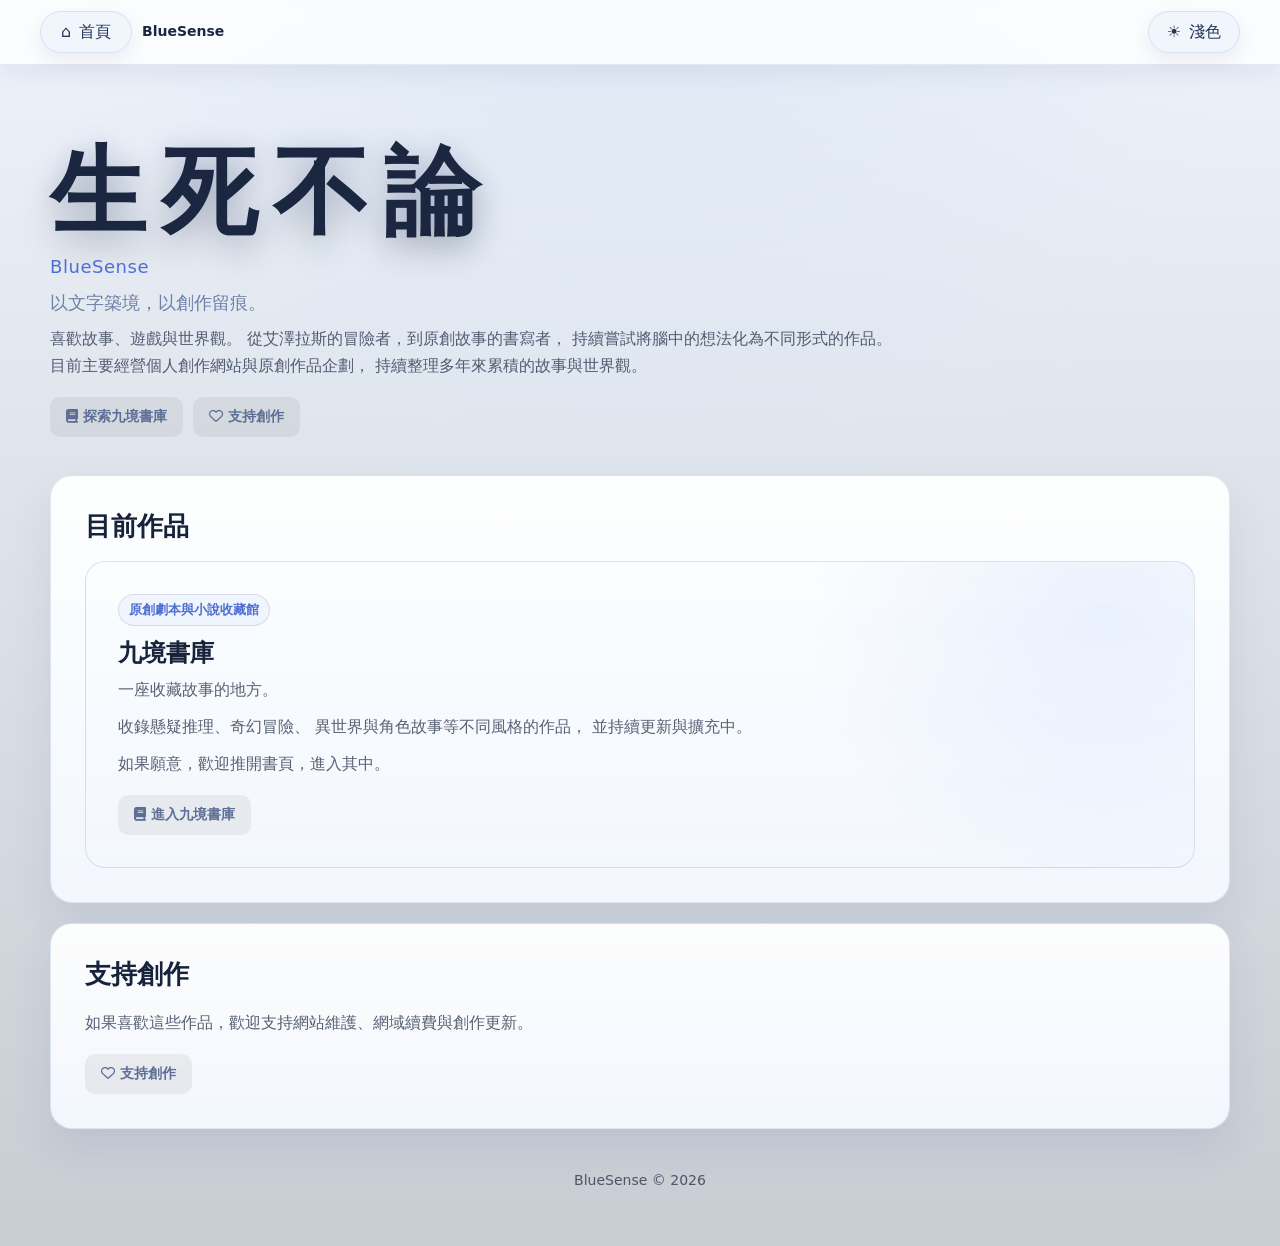
<file: index.html>
<!DOCTYPE html>
<html lang="zh-Hant">
<head>
  <meta charset="utf-8" />
  <meta name="viewport" content="width=device-width, initial-scale=1" />

  <title>BlueSense｜故事與創作的入口</title>
  <meta name="description" content="BlueSense 創作入口，目前收錄旗下作品九境書庫。九境書庫是一個原創劇本、角色故事與世界觀作品的收藏網站。">
  <meta name="robots" content="index,follow">
  <link rel="canonical" href="https://bluesense.tw">

  <meta property="og:title" content="BlueSense｜故事與創作的入口">
  <meta property="og:description" content="收藏故事，也收藏創作。">
  <meta property="og:type" content="website">
  <meta property="og:url" content="https://bluesense.tw">
  <meta property="og:image" content="https://bluesense.tw/images/og-cover.jpg">
  <meta property="og:site_name" content="BlueSense">

  <meta name="twitter:card" content="summary_large_image">
  <meta name="twitter:title" content="BlueSense｜故事與創作的入口">
  <meta name="twitter:description" content="收藏故事，也收藏創作。">
  <meta name="twitter:image" content="https://bluesense.tw/images/og-cover.jpg">

  <meta name="theme-color" content="#07111f">
  <link rel="stylesheet" href="./css/style.css?v=20260508-2" />
  <link rel="icon" type="image/png" sizes="64x64" href="/images/favicon.png?v=1">
  <link rel="stylesheet" href="https://cdnjs.cloudflare.com/ajax/libs/font-awesome/6.5.2/css/all.min.css">

  <script async src="https://pagead2.googlesyndication.com/pagead/js/adsbygoogle.js?client=ca-pub-7357245778206687"
    crossorigin="anonymous"></script>

  <style>
    .brand-hero {
      display: block;
      padding: clamp(28px, 6vw, 58px) 0 18px;
    }

    .brand-title {
      margin: 0 0 8px;
      font-family: "Yuji Syuku", "Hiragino Mincho ProN", "Hiragino Mincho Pro", "Yu Mincho", "Noto Serif TC", "DFKai-SB", "KaiTi", serif;
      font-size: clamp(48px, 9vw, 96px);
      line-height: 1.05;
      letter-spacing: .16em;
      font-weight: 800;
      color: var(--text);
      text-shadow:
        0 0 18px rgba(143, 176, 255, .18),
        0 12px 34px rgba(0, 0, 0, .28);
    }

    .brand-roman {
      margin: 0 0 6px;
      color: var(--accent);
      font-size: 18px;
      letter-spacing: .03em;
    }

    .brand-lead {
      max-width: 780px;
      margin: 0;
      color: var(--muted);
      font-size: 18px;
    }

    .brand-copy {
      max-width: 920px;
      margin: 6px 0 0;
      color: var(--text-soft);
    }

    .brand-actions {
      display: flex;
      flex-wrap: wrap;
      gap: 10px;
      margin-top: 18px;
    }

    .brand-section-title {
      margin: 0 0 18px;
      font-size: 26px;
      line-height: 1.25;
    }

    .brand-card {
      padding: clamp(24px, 4vw, 34px);
      margin-top: 20px;
    }

    .brand-work-grid {
      display: grid;
      grid-template-columns: minmax(0, 1fr);
      gap: 18px;
    }

    .brand-work {
      position: relative;
      overflow: hidden;
      padding: clamp(22px, 4vw, 32px);
      border-radius: 20px;
      border: 1px solid var(--line);
      background:
        radial-gradient(circle at 92% 18%, rgba(143,176,255,.14), transparent 28%),
        linear-gradient(180deg, rgba(255,255,255,.045), rgba(255,255,255,.018));
    }

    .brand-work h3 {
      margin: 0 0 8px;
      font-size: 24px;
      line-height: 1.25;
    }

    .brand-work .work-label {
      display: inline-flex;
      margin-bottom: 12px;
      padding: 4px 10px;
      border-radius: 999px;
      border: 1px solid var(--line);
      color: var(--accent);
      background: rgba(143,176,255,.09);
      font-size: 13px;
      font-weight: 700;
    }

    .brand-work p {
      max-width: 780px;
      margin: 0 0 10px;
      color: var(--text-soft);
    }

    .brand-support p {
      max-width: 760px;
      margin: 0 0 16px;
      color: var(--text-soft);
    }

    .brand-footer {
      margin-top: 40px;
      text-align: center;
      color: var(--text-soft);
      font-size: 14px;
    }

    @media (max-width: 720px) {
      .brand-title { letter-spacing: .08em; }
      .brand-lead { font-size: 16px; }
      .brand-actions { flex-direction: column; align-items: stretch; }
      .brand-actions .btn { justify-content: center; }
    }
  </style>
</head>

<body class="has-topbar">
  <div class="topbar">
    <div class="topbar-inner">
      <div class="topbar-left">
        <a class="home-link" href="./index.html" aria-label="回首頁">
          <span class="topbar-icon">⌂</span>
          <span>首頁</span>
        </a>
        <nav class="breadcrumb"><span class="current">BlueSense</span></nav>
      </div>
      <div class="topbar-right">
        <button class="theme-toggle" type="button" id="themeToggle" aria-label="切換深色與淺色">
          <span class="topbar-icon" id="themeIcon">☾</span>
          <span id="themeText">深色</span>
        </button>
      </div>
    </div>
  </div>

  <main class="wrap page-pad">
    <section class="brand-hero" aria-labelledby="siteTitle">
      <h1 class="brand-title" id="siteTitle">生死不論</h1>
      <p class="brand-roman">BlueSense</p>
      <p class="brand-lead">以文字築境，以創作留痕。</p>
      <p class="brand-copy">
        喜歡故事、遊戲與世界觀。

        從艾澤拉斯的冒險者，到原創故事的書寫者，
        持續嘗試將腦中的想法化為不同形式的作品。<br>

        目前主要經營個人創作網站與原創作品企劃，
        持續整理多年來累積的故事與世界觀。
      </p>

      <div class="brand-actions">
        <a class="btn ghost" href="/pages/scripts/index.html"><i class="fa-solid fa-book"></i> 探索九境書庫</a>
        <a class="btn ghost" href="/pages/support/"><i class="fa-regular fa-heart"></i> 支持創作</a>
      </div>
    </section>

    <section class="panel brand-card" aria-labelledby="worksTitle">
      <h2 class="brand-section-title" id="worksTitle">目前作品</h2>

      <div class="brand-work-grid">
        <article class="brand-work">
          <span class="work-label">原創劇本與小說收藏館</span>
          <h3>九境書庫</h3>
          <p>
            一座收藏故事的地方。
          </p>
          <p>
            收錄懸疑推理、奇幻冒險、
            異世界與角色故事等不同風格的作品，
            並持續更新與擴充中。
          </p>
          <p>
            如果願意，歡迎推開書頁，進入其中。
          </p>
          <div class="brand-actions">
            <a class="btn ghost" href="/pages/scripts/index.html"><i class="fa-solid fa-book"></i> 進入九境書庫</a>
          </div>
        </article>

        <!--
          未來若城市角落工作室上線，可在這裡新增第二個 article：

          <article class="brand-work">
            <span class="work-label">遊戲開發</span>
            <h3>城市角落工作室</h3>
            <p>將部分故事轉化為互動體驗，探索文字以外的另一種敘事形式。</p>
            <div class="brand-actions">
              <a class="btn ghost" href="/games">了解更多</a>
            </div>
          </article>
        -->
      </div>
    </section>

    <section class="panel brand-card brand-support" aria-labelledby="supportTitle">
      <h2 class="brand-section-title" id="supportTitle">支持創作</h2>
      <p>
        如果喜歡這些作品，歡迎支持網站維護、網域續費與創作更新。
      </p>
      <div class="brand-actions">
        <a class="btn ghost" href="/pages/support/"><i class="fa-regular fa-heart"></i> 支持創作</a>
      </div>
    </section>

    <footer class="brand-footer">
      <p>BlueSense © 2026</p>
    </footer>
  </main>

  <script>
    (function () {
      const key = "site-theme";
      const html = document.documentElement;
      const toggle = document.getElementById("themeToggle");
      const text = document.getElementById("themeText");
      const icon = document.getElementById("themeIcon");

      function applyTheme(theme) {
        html.setAttribute("data-theme", theme);
        if (text) text.textContent = theme === "light" ? "淺色" : "深色";
        if (icon) icon.textContent = theme === "light" ? "☀" : "☾";
      }

      const saved = localStorage.getItem(key);
      const prefersLight = window.matchMedia && window.matchMedia("(prefers-color-scheme: light)").matches;
      applyTheme(saved || (prefersLight ? "light" : "dark"));

      if (toggle) {
        toggle.addEventListener("click", function () {
          const current = html.getAttribute("data-theme") === "light" ? "light" : "dark";
          const next = current === "light" ? "dark" : "light";
          localStorage.setItem(key, next);
          applyTheme(next);
        });
      }
    })();
  </script>
</body>
</html>
</file>
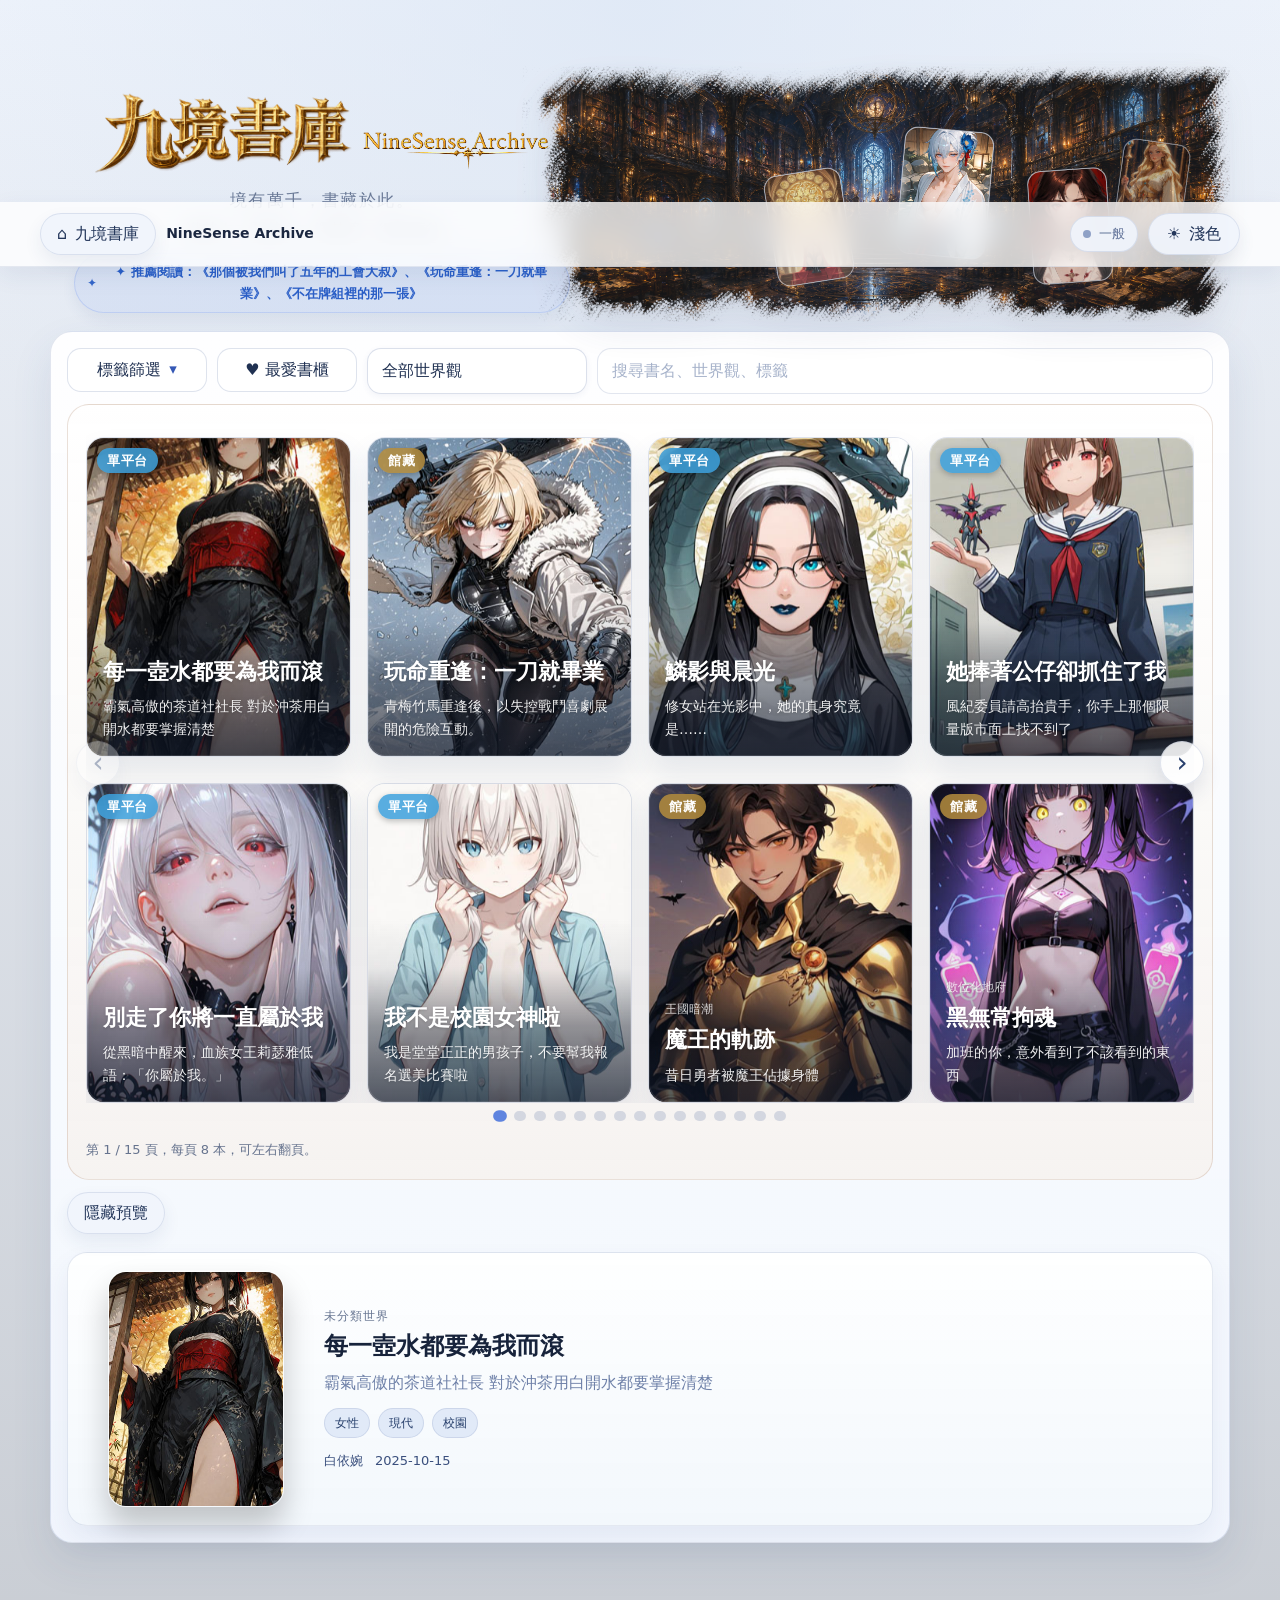
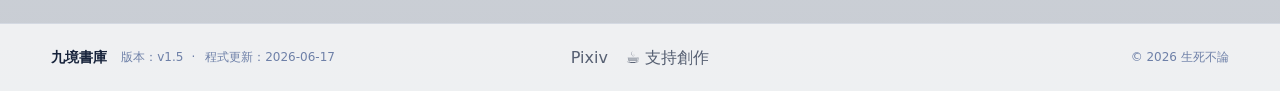
<file: pages/scripts/index.html>
<!DOCTYPE html>
<html lang="zh-Hant">
<head>
  <meta charset="utf-8" />
  <meta name="viewport" content="width=device-width, initial-scale=1" />
  <title>九境書庫 NineSense Archive</title>
  <script async src="https://pagead2.googlesyndication.com/pagead/js/adsbygoogle.js?client=ca-pub-7357245778206687"
     crossorigin="anonymous"></script>
 <!-- 基本 SEO -->
  <meta name="description" content="九境書庫 NineSense Archive|收錄原創 AI 劇本、角色與世界觀。探索不同故事與互動體驗，循門而往，與故事人物互動。">

  <!-- Open Graph -->
  <meta property="og:title" content="九境書庫 NineSense Archive">
  <meta property="og:description" content="境有萬千，書藏於此。">
  <meta property="og:type" content="website">
  <meta property="og:url" content="https://bluesense.tw/ninesensearchive">
  <meta property="og:image" content="https://bluesense.tw/images/og-cover.jpg">
  <meta property="og:site_name" content="九境書庫">

  <!-- Twitter / X -->
  <meta name="twitter:card" content="summary_large_image">
  <meta name="twitter:title" content="九境書庫 NineSense Archive">
  <meta name="twitter:description" content="境有萬千，書藏於此。">
  <meta name="twitter:image" content="https://bluesense.tw/images/og-cover.jpg">
  <link rel="canonical" href="https://bluesense.tw/ninesensearchive">
  <meta name="theme-color" content="#0f0b12">

  <link rel="stylesheet" href="../../css/style.css?v=20260512-1" />
  <link rel="icon" type="image/png" sizes="64x64" href="/images/favicon.png?v=1">
</head>
<body class="has-topbar" data-page-type="list">
  <div class="topbar">
    <div class="topbar-inner">
      <div class="topbar-left">
        <a class="home-link" href="./index.html" aria-label="回 AI 劇本庫首頁">
          <span class="topbar-icon">⌂</span>
          <span>九境書庫</span>
        </a>
        <nav class="breadcrumb" id="breadcrumbNav"><span class="current">NineSense Archive</span></nav>
      </div>
      <div class="topbar-right">
        <button class="nsfw-toggle" type="button" id="nsfwToggle" aria-label="切換成人內容顯示">
          <span class="nsfw-dot"></span>
          <span id="nsfwText">一般</span>
        </button>

        <button class="theme-toggle" type="button" id="themeToggle" aria-label="切換深色與淺色">
          <span class="topbar-icon" id="themeIcon">☾</span>
          <span id="themeText">深色</span>
        </button>
      </div>
    </div>
  </div>

  <div class="wrap page-pad">
    <!-- <a class="back-link" href="../index.html">← 回首頁</a> -->

    <!-- <div class="hero">
      <div>
        <h1>九境書庫 <span class="en-title">NineSense Archive</span></h1>
        <p class="hero-motto">境有萬千，書藏於此。</p>
        <p>閱其文，識其人，擇其境，循門而往。</p>
         <button class="hero-update" id="heroUpdate" type="button">最新上架：讀取中...</button>
      </div>
    </div> -->

    <div class="hero">
      <div class="hero-copy">
        <!-- <h1>九境書庫 <span class="en-title">NineSense Archive</span></h1> -->
        <!--  <h1 class="hero-logo">
          <img src="../../data/scripts/images/logo-title.png" alt="九境書庫 NineSense Archive">
        </h1> -->

        <div class="hero-title">
          <img class="logo-zh" src="/images/logo-title_zh.png" alt="九境書庫">
          <img class="logo-en" src="/images/logo-title_en.png" alt="NineSense Archive">
        </div>
        
        <h1 class="seo-hidden">
          九境書庫 NineSense Archive｜原創 AI 劇本與世界觀書庫
        </h1>

        <p class="hero-motto">境有萬千，書藏於此。</p>
        <p>識其人，閱其文，擇其境，循門而往。</p>
        <button class="hero-update" id="heroUpdate" type="button">最新上架：讀取中...</button>
      </div>

      <!-- <div class="hero-floating-covers" id="heroFloatingCovers" aria-hidden="true"></div> -->

      <div class="hero-stage" aria-hidden="true">
        <img class="hero-stage-base" src="/images/hero-stage-base.png" alt="">
        <div class="hero-floating-covers" id="heroFloatingCovers"></div>
      </div>
    </div>

    <section class="panel bookshelf-entry">

      <div class="library-control-row">
        <button class="tag-drawer-btn" id="tagSpineToggle" type="button" aria-expanded="false">
          標籤篩選
          <span class="drawer-arrow">▾</span>
        </button>

        <button class="fav-filter-btn" id="favoriteFilterBtn" type="button" aria-pressed="false">
          ♥ 最愛書櫃
        </button>

        <select id="worldSelect">
          <option value="">全部世界觀</option>
        </select>

        <input id="searchInput" type="text" placeholder="搜尋書名、世界觀、標籤" />
      </div>

      <div class="tag-spine-wrap is-collapsed" id="tagSpineWrap">
        <div class="tag-spine-body" id="tagSpineBody">
          <div class="tag-spines" id="tagSpines"></div>
        </div>
      </div>

      <div class="filter-summary is-hidden" id="filterSummary"></div>

      <div class="wood-shelf">
        <div class="entry-carousel">
          <button class="carousel-arrow left" id="carouselPrev" type="button" aria-label="上一頁">‹</button>
          <div class="entry-pages" id="bookShelf"></div>
          <button class="carousel-arrow right" id="carouselNext" type="button" aria-label="下一頁">›</button>
        </div>
        <div class="carousel-dots" id="carouselDots"></div>
        <p class="entry-hint" id="entryHint">每頁顯示 8 本。可切換世界觀、標籤，再左右翻頁。</p>
      </div>


      <div class="preview-toolbar">
        <button class="preview-toggle" id="previewToggle" type="button" aria-expanded="true">隱藏預覽</button>
      </div>

      <div class="entry-preview-wrap" id="previewWrap">
        <div class="entry-preview" id="entryPreview" aria-live="polite"></div>
      </div>

    </section>
  </div>

  <div class="confirm-backdrop" id="nsfwConfirm" hidden>
    <div class="confirm-modal" role="dialog" aria-modal="true" aria-labelledby="nsfwConfirmTitle">
      <h3 id="nsfwConfirmTitle">顯示敏感內容（NSFW）劇本？</h3>
      <p>將顯示成人向內容。</p>
      <p>未滿 18 歲，或未達當地法定年齡者，不得開啟。</p>
      <div class="confirm-actions">
        <button type="button" class="btn ghost" id="nsfwCancel">取消</button>
        <button type="button" class="btn primary" id="nsfwConfirmOk">年齡已滿</button>
      </div>
    </div>
  </div>

  <button id="mobileBackToShelfTop" class="mobile-back-top" type="button">
    ⇧ 回書櫃頂部
  </button>

  <script>
    const shelf = document.getElementById('bookShelf');
    const searchInput = document.getElementById('searchInput');
    const worldSelect = document.getElementById('worldSelect');
    const tagSpines = document.getElementById('tagSpines');
    const hint = document.getElementById('entryHint');
    const preview = document.getElementById('entryPreview');
    const previewWrap = document.getElementById('previewWrap');
    const previewToggle = document.getElementById('previewToggle');
    const carouselPrev = document.getElementById('carouselPrev');
    const carouselNext = document.getElementById('carouselNext');
    const carouselDots = document.getElementById('carouselDots');

    //NSFW確認
    const nsfwBtn = document.getElementById('nsfwToggle');
    const nsfwText = document.getElementById('nsfwText');
    const nsfwConfirm = document.getElementById('nsfwConfirm');
    const nsfwCancel = document.getElementById('nsfwCancel');
    const nsfwConfirmOk = document.getElementById('nsfwConfirmOk');

    //查詢結果提示
    const filterSummary = document.getElementById('filterSummary');
    const tagSpineWrap = document.getElementById('tagSpineWrap');
    const tagSpineToggle = document.getElementById('tagSpineToggle');
    
    //查詢結果隱藏
    let hasUserInteracted = false;

    let items = [];
    let filteredItems = [];
    let pagedItems = [];
    let activePreviewId = null;
    let currentPage = 0;
    let activeTags = [];
    let showNSFW = sessionStorage.getItem('showNSFW') === 'true';
    let latestReleaseDate = '';
    let latestReleaseIds = [];
    let isAllTagSelected = false;

    //最愛書櫃 
    const favoriteFilterBtn = document.getElementById('favoriteFilterBtn');
    const FAVORITE_KEY = 'favorite_scripts';
    let favoriteOnly = false;

    //抬頭動畫計時器 
    let heroCoverTimer = null;
    let heroCoverRendering = false;

    const validCoverCache = new Map();
    let renderVersion = 0;

    //標籤排序
    const TAG_ORDER_KEY = 'tag_spine_random_order_v1';
    const CAROUSEL_PAGE_KEY = 'ninesense_carousel_page';

    //手機卡片顯示調整
    let mobileVisibleCount = 8;

    function isMobileView(){
      return window.matchMedia('(max-width:600px)').matches;
    }

    function getFavorites() {
      try {
        return JSON.parse(localStorage.getItem(FAVORITE_KEY) || '[]');
      } catch {
        return [];
      }
    }

    const esc = s => String(s ?? '').replace(/[&<>\"]/g, m => ({'&':'&amp;','<':'&lt;','>':'&gt;','"':'&quot;'}[m]));

    function isNewItem(dateStr, days = 7) {
      if (!dateStr) return false;

      const itemDate = new Date(dateStr + 'T00:00:00');
      if (Number.isNaN(itemDate.getTime())) return false;

      const now = new Date();
      const today = new Date(now.getFullYear(), now.getMonth(), now.getDate());
      const diffMs = today - itemDate;
      const diffDays = diffMs / (1000 * 60 * 60 * 24);

      return diffDays >= 0 && diffDays <= days;
    }

    function isThisMonthItem(dateStr) {
      if (!dateStr) return false;

      const itemDate = new Date(dateStr + 'T00:00:00');
      if (Number.isNaN(itemDate.getTime())) return false;

      const now = new Date();

      return itemDate.getFullYear() === now.getFullYear()
        && itemDate.getMonth() === now.getMonth();
    }

    function getFallbackCover(item, className = 'entry-cover-art') {
      const top = item.bookColorTop || '#7a5336';
      const bottom = item.bookColorBottom || '#573924';
      const initials = esc((item.character || item.world || item.title || '').slice(0, 4));

      return `
        <div class="${className}" style="background:linear-gradient(180deg, ${top}, ${bottom});">
          <div class="entry-cover-ornament"></div>
          <div class="entry-cover-world">${esc(item.world || '未分類世界')}</div>
          <div class="entry-cover-title">${esc(item.title || '未命名劇本')}</div>
          <div class="entry-cover-character">${esc(item.character || initials)}</div>
          <div class="entry-cover-emblem">✦</div>
        </div>
      `;
    }

    function getCoverVisual(item) {
      if (item.cover) {
        return `
          <div class="entry-cover-image-wrap">
            <img
              class="entry-cover-image"
              src="${esc(item.cover)}"
              alt="${esc(item.title)} 封面"
              onerror="this.closest('.entry-cover-image-wrap').outerHTML = this.dataset.fallback"
              data-fallback="${esc(getFallbackCover(item))}"
            />
          </div>
        `;
      }

      return getFallbackCover(item);
    }

    function getPreviewVisual(item) {
      if (item.video) {
        return `
          <div class="entry-preview-video-wrap">
            <video
              class="entry-preview-video"
              autoplay
              muted
              loop
              playsinline
              preload="metadata"
              poster="${esc(item.cover || '')}">
              <source src="${esc(item.video)}" type="video/mp4">
            </video>
          </div>
        `;
      }
      return getCoverVisual(item);
    }

    function renderPreview(item) {
      if (!item) {
        preview.innerHTML = `
          <div class="entry-preview-card empty-preview">
            <div class="entry-preview-copy">
              <h3>封面預覽</h3>
              <p>先選世界觀或標籤，再從書架裡挑一本。預覽區現在是可收合的，不會永遠霸著版面。</p>
            </div>
          </div>
        `;
        return;
      }

      const tags = (item.tags || []).slice(0, 6).map(tag => `<span class="chip">${esc(tag)}</span>`).join('');
      preview.innerHTML = `
        <div class="entry-preview-card">
          <div class="entry-preview-cover">
             ${getPreviewVisual(item)}
          </div>
          <div class="entry-preview-copy">
            <div class="entry-preview-kicker">${esc(item.world || '未分類世界')}</div>
            <h3>${esc(item.title || '未命名劇本')}</h3>
            <p>${esc(item.summary || item.nodeSummary || '這本暫時還沒寫摘要。')}</p>
            <div class="chips">${tags || '<span class="chip">尚未加標籤</span>'}</div>
            <div class="entry-preview-meta">
              <span>${esc(item.character || '未設定角色')}</span>
              <span>${esc(item.createdDate || '')}</span>
            </div>
          </div>
        </div>
      `;
    }

    function buildBook(item, index) {
      //const badge = item.platformLabel || ((item.links && item.links.length > 1) ? '多平台' : '單平台');
      const cover = item.cover || '';
      const summary = item.summary || item.nodeSummary || '這本暫時還沒寫摘要。';
      const newBadge = isNewItem(item.createdDate) ? `<div class="entry-card-new">NEW</div>` : '';
      const linkCount = (item.links || []).length;
      let badge = item.platformLabel;
      let badgeClass = '';
      if (linkCount === 0) {
        badge = '館藏';
        badgeClass = 'badge-archive';
      } else if (linkCount === 1) {
        badge = '單平台';
        badgeClass = 'badge-single';
      } else {
        badge = '多平台';
        badgeClass = 'badge-multi';
      }

      return `
        <a
          class="entry-card"
          href="./detail.html?id=${encodeURIComponent(item.id)}"
          data-index="${index}"
          data-id="${esc(item.id)}"
          title="${esc(item.title)}${item.world ? '｜' + esc(item.world) : ''}"
        >
          ${
            cover
            ? `<img
                class="entry-card-image"
                src="${esc(cover)}"
                alt="${esc(item.title)} 封面"
                onerror="this.outerHTML = this.dataset.fallback"
                data-fallback="${esc(`<div class='entry-card-fallback' style='background:linear-gradient(180deg,${item.bookColorTop || '#5a6b8a'},${item.bookColorBottom || '#24324a'});'></div>`)}"
              >`
            : `<div class="entry-card-fallback" style="background:linear-gradient(180deg,${item.bookColorTop || '#5a6b8a'},${item.bookColorBottom || '#24324a'});"></div>`
          }

          <div class="entry-card-badge ${badgeClass}">${esc(badge)}</div>
          ${newBadge}

          <div class="entry-card-overlay">
            <div class="entry-card-world">${esc(item.world || '')}</div>
            <h3 class="entry-card-title">${esc(item.title)}</h3>
            <p class="entry-card-summary">${esc(summary)}</p>
          </div>
        </a>
      `;
    }

    function chunkItems(list, size) {
      const pages = [];
      for (let i = 0; i < list.length; i += size) {
        pages.push(list.slice(i, i + size));
      }
      return pages;
    }

    function buildPage(pageItems, pageIndex) {
      return `
        <div class="entry-page" data-page="${pageIndex}">
          ${pageItems.map((item, index) => buildBook(item, pageIndex * 8 + index)).join('')}
        </div>
      `;
    }

    function bindBookPreviewEvents() {
      const books = shelf.querySelectorAll('.entry-card');
      books.forEach(book => {
        const index = Number(book.dataset.index);
        const item = filteredItems[index];
        if (!item) return;

        book.addEventListener('mouseenter', () => {
          activePreviewId = item.id;
          renderPreview(item);
        });

        book.addEventListener('focus', () => {
          activePreviewId = item.id;
          renderPreview(item);
        });
      });
    }

    function renderDots() {
      carouselDots.innerHTML = pagedItems.map((_, index) => `
        <button
          type="button"
          class="carousel-dot ${index === currentPage ? 'active' : ''}"
          data-page="${index}"
          aria-label="第 ${index + 1} 頁"
        ></button>
      `).join('');

      carouselDots.querySelectorAll('.carousel-dot').forEach(dot => {
        dot.addEventListener('click', () => {
          goToPage(Number(dot.dataset.page));
        });
      });
    }

    function updateArrowState() {
      carouselPrev.disabled = currentPage <= 0;
      carouselNext.disabled = currentPage >= pagedItems.length - 1;
    }

    function moveCarouselToCurrentPage(behavior = 'smooth') {
      const pageWidth = shelf.clientWidth;
      shelf.scrollTo({
        left: pageWidth * currentPage,
        behavior
      });
    }

    function scrollShelfToTop() {
      const shelfTop = document.querySelector('.wood-shelf');
      if (!shelfTop) return;

      const topbarOffset = 76;
      const y = shelfTop.getBoundingClientRect().top + window.scrollY - topbarOffset;

      window.scrollTo({
        top: y,
        behavior: 'smooth'
      });
    }

   /*  function goToPage(pageIndex) {
      currentPage = Math.max(0, Math.min(pageIndex, pagedItems.length - 1));
      sessionStorage.setItem(CAROUSEL_PAGE_KEY, String(currentPage));

      const pages = shelf.querySelectorAll('.entry-page');
      const target = pages[currentPage];
      if (target) {
        target.scrollIntoView({
          behavior: 'smooth',
          inline: 'start',
          block: 'nearest'
        });

        if (window.matchMedia('(max-width: 600px)').matches) {
          const shelfTop = document.querySelector('.wood-shelf');
          shelfTop?.scrollIntoView({
            behavior: 'smooth',
            block: 'start'
          });
        }
      }
      renderDots();
      updateArrowState();
      updateEntryHint();
    } */

    function goToPage(pageIndex) {
      currentPage = Math.max(0, Math.min(pageIndex, pagedItems.length - 1));
      sessionStorage.setItem(CAROUSEL_PAGE_KEY, String(currentPage));

      moveCarouselToCurrentPage('smooth');

      if (window.matchMedia('(max-width: 600px)').matches) {
        requestAnimationFrame(scrollShelfToTop);
      }

      renderDots();
      updateArrowState();
      updateEntryHint();
    }

    function renderMobileShelf(items){
      const visibleItems = items.slice(0, mobileVisibleCount);

      shelf.innerHTML = `
        <div class="entry-page mobile-list">
          ${visibleItems.map((item, index) => buildBook(item, index)).join('')}
        </div>
      `;

      carouselDots.innerHTML = '';
      carouselPrev.disabled = true;
      carouselNext.disabled = true;

      renderPreview(null);
      renderMobileFooterButton(items);
      updateEntryHint();
      updateMobileBackTopButton();
    }

   /*  function renderMobileMoreButton(items){
      let btn = document.getElementById('mobileMoreBtn');

      if (!btn) {
        btn = document.createElement('button');
        btn.id = 'mobileMoreBtn';
        btn.className = 'mobile-more-btn';
        btn.type = 'button';
        shelf.insertAdjacentElement('afterend', btn);

        btn.addEventListener('click', () => {
          mobileVisibleCount += 8;
          renderMobileShelf(filteredItems);
        });
      }

      const shown = Math.min(mobileVisibleCount, items.length);

      btn.hidden = items.length <= 8;

      btn.textContent = shown < items.length
        ? `展開更多藏書（${shown} / ${items.length}）`
        : `已顯示全部 ${items.length} 本`;

      btn.disabled = shown >= items.length;
    }
 */
    let mobileAutoLoading = false;

    function renderMobileFooterButton(items){
      let btn = document.getElementById('mobileMoreBtn');

      if (!btn) {
        btn = document.createElement('button');
        btn.id = 'mobileMoreBtn';
        btn.className = 'mobile-more-btn';
        btn.type = 'button';
        shelf.insertAdjacentElement('afterend', btn);

        btn.addEventListener('click', () => {
          scrollShelfToTop();
        });
      }

      const shown = Math.min(mobileVisibleCount, items.length);

      btn.hidden = items.length <= 8;
      btn.disabled = false;
      btn.textContent = shown < items.length
       ? `已顯示 ${shown} / ${items.length} 本`
       : `已顯示全部 ${items.length} 本`;
    }

    function syncCarouselPosition() {
      moveCarouselToCurrentPage('auto');
    }

    function renderWorldOptions() {
      const worldSet = new Set(items.map(item => item.world || '未分類'));
      [...worldSet].sort().forEach(world => {
        const opt = document.createElement('option');
        opt.value = world;
        opt.textContent = world;
        worldSelect.appendChild(opt);
      });
    }

    function updateNSFWButton() {
      if (!nsfwBtn || !nsfwText) return;

      nsfwBtn.classList.toggle('is-on', showNSFW);
      nsfwText.textContent = showNSFW ? '成人' : '一般';
    }

    function openNSFWConfirm() {
      if (!nsfwConfirm) return;
      nsfwConfirm.hidden = false;
      document.body.classList.add('modal-open');
    }

    function closeNSFWConfirm() {
      if (!nsfwConfirm) return;
      nsfwConfirm.hidden = true;
      document.body.classList.remove('modal-open');
    }

    function updateFilterSummary(totalCount) {
      const q = searchInput.value.trim();
      const world = worldSelect.value;
      const effectiveTags = getEffectiveTags();
      const effectiveAllTagSelected = getEffectiveAllTagSelected();

      const tagLabels = effectiveAllTagSelected
        ? ['全部']
        : effectiveTags.map(getTagLabel).filter(Boolean);
      const totalPages = Math.ceil(totalCount / 8);

      const filterPills = [
        favoriteOnly ? '書櫃：最愛' : '',
        q ? `搜尋：${q}` : '',
        world ? `世界觀：${world}` : '',
        ...tagLabels.map(label => `標籤：${label}`)
      ].filter(Boolean);

      const hasUserFilter =
        hasUserInteracted && (
          q ||
          world ||
          effectiveAllTagSelected ||
          favoriteOnly ||
          effectiveTags.length > 0
        );

      filterSummary.classList.toggle('is-hidden', !hasUserFilter);

      if (!hasUserFilter) {
        filterSummary.innerHTML = '';
        return;
      }

      filterSummary.innerHTML = `
        <div class="filter-summary-main">
          ${filterPills.map(text => `<span class="filter-pill">${esc(text)}</span>`).join('')}
        </div>
        <div class="filter-summary-count">
          ${totalCount > 0
            ? `找到 ${totalCount} 本劇本${totalPages > 1 ? `，共 ${totalPages} 頁` : ''}`
            : `沒有符合的劇本`}
        </div>
      `;
    }

    function isTagActive(tag) {
      if (!tag) return activeTags.length === 0;
      return activeTags.includes(tag);
    }

    function isTagDrawerOpen() {
      return tagSpineWrap && !tagSpineWrap.classList.contains('is-collapsed');
    }

    function getEffectiveTags() {
      return isTagDrawerOpen() ? activeTags : [];
    }

    function getEffectiveAllTagSelected() {
      return isTagDrawerOpen() ? isAllTagSelected : false;
    }

    function toggleTag(tag) {
        if (!tag) {
        activeTags = [];
        isAllTagSelected = true;
        return;
      }
      isAllTagSelected = false;

      activeTags = activeTags.includes(tag)
        ? activeTags.filter(x => x !== tag)
        : [...activeTags, tag];
    }

    function getStableRandomTagOrder(restTags) {
      const saved = sessionStorage.getItem(TAG_ORDER_KEY);

      if (saved) {
        try {
          const stored = JSON.parse(saved);

          // 保留仍存在的標籤
          const validStored = stored.filter(tag => restTags.includes(tag));

          // 新增後來才出現的新標籤
          const newTags = restTags.filter(tag => !validStored.includes(tag));

          const finalOrder = [...validStored, ...newTags];

          sessionStorage.setItem(TAG_ORDER_KEY, JSON.stringify(finalOrder));
          return finalOrder;
        } catch {}
      }

      // 第一次進站才洗牌
      const shuffled = [...restTags].sort(() => Math.random() - 0.5);

      sessionStorage.setItem(TAG_ORDER_KEY, JSON.stringify(shuffled));
      return shuffled;
    }

    function renderTagSpines() {
      const tagCount = new Map();

      items.forEach(item => {
        (item.tags || []).forEach(tag => {
          tagCount.set(tag, (tagCount.get(tag) || 0) + 1);
        });
      });

      const fixedTags = ['__all__', '__featured__', '__new__', '__updated_this_month__'];

      const sortedByCount = [...tagCount.entries()]
        .sort((a, b) => b[1] - a[1])
        .map(([tag]) => tag);

      const topTags = sortedByCount.slice(0, 6);
      const restTags = sortedByCount.slice(6);

      const shuffledRestTags = getStableRandomTagOrder(restTags);

      const displayTags = [
        ...fixedTags,
        ...topTags,
        ...shuffledRestTags
      ];

      tagSpines.innerHTML = displayTags.map(tag => {
        const label =
            tag === '__all__' ? '全部' :
            tag === '__featured__' ? '精選推薦' :
            tag === '__new__' ? '近期上架' :
            tag === '__updated_this_month__' ? '本月翻修' :
          tag;

        const dataTag = tag === '__all__' ? '' : tag;

        return `
          <button type="button"
            class="tag-spine ${isTagActive(dataTag) ? 'active' : ''}"
            data-tag="${esc(dataTag)}">
            <span>${esc(label)}</span>
          </button>
        `;
      }).join('');

      tagSpines.querySelectorAll('.tag-spine').forEach(btn => {
        btn.addEventListener('click', () => {
          hasUserInteracted = true;
          if (isMobileView()) { mobileVisibleCount = 8; }
          toggleTag(btn.dataset.tag || '');
          renderTagSpines();
          render();
        });
      });
    }

    function updateHeroUpdate() {
      const heroUpdate = document.getElementById('heroUpdate');
      if (!heroUpdate) return;

      const visibleItems = items.filter(item => showNSFW || item.nsfw !== true);
      const newItems = visibleItems.filter(item => isNewItem(item.createdDate));

      if (newItems.length > 0) {
        const latestDate = newItems
          .map(x => x.createdDate)
          .sort()
          .reverse()[0];

        const latestTitles = newItems
          .filter(x => x.createdDate === latestDate)
          .map(x => `《${x.title}》`);

        heroUpdate.textContent =
          `✦ 最新上架：${latestDate} ${latestTitles.join('、')}`;
      } else {
        const featuredPool = visibleItems
          .filter(x => x.featured === true);

        const featured = [...featuredPool]
          .sort(() => Math.random() - 0.5)
          .slice(0, 3);

        const titles = featured.map(x => `《${x.title}》`);

        heroUpdate.textContent =
          titles.length
            ? `✦ 推薦閱讀：${titles.join('、')}`
            : '✦ 推薦閱讀：暫無精選作品';
      }
    }

    function canLoadImage(src) {
      return new Promise(resolve => {
        if (!src) return resolve(false);

        const img = new Image();
        img.onload = () => resolve(true);
        img.onerror = () => resolve(false);
        img.src = src;
      });
    }

    async function hasValidCover(item) {
      if (!item.cover) return false;

      if (validCoverCache.has(item.cover)) {
        return validCoverCache.get(item.cover);
      }

      const ok = await canLoadImage(item.cover);
      validCoverCache.set(item.cover, ok);
      return ok;
    }

    async function sortItemsForShelf(list) {
      const checked = await Promise.all(
        list.map(async item => ({
          item,
          hasCover: await hasValidCover(item)
        }))
      );

      const featured = checked
        .filter(x => x.item.featured && x.hasCover)
        .map(x => x.item);

      const normalWithCover = checked
        .filter(x => !x.item.featured && x.hasCover)
        .map(x => x.item);

      const noCover = checked
        .filter(x => !x.hasCover)
        .map(x => x.item);

      function shuffle(arr) {
        return [...arr].sort(() => Math.random() - 0.5);
      }

      const grouped = [
        ...featured,
        ...normalWithCover,
        ...noCover
      ];

      const order = getStableShelfOrder(grouped);

      return [...grouped].sort((a, b) =>
        order.indexOf(a.id) - order.indexOf(b.id)
      );

      /* return [
        ...shuffle(featured),
        ...shuffle(normalWithCover),
        ...shuffle(noCover)
      ]; */
    }

    async function renderHeroFloatingCovers() {
        const box = document.getElementById('heroFloatingCovers');
        if (!box || heroCoverRendering) return;

        heroCoverRendering = true;

        box.classList.add('is-collecting');

        await new Promise(resolve => setTimeout(resolve, 420));

        const pool = items
          .filter(item => showNSFW || item.nsfw !== true)
          .filter(item => item.cover);

        if (!pool.length) {
          box.innerHTML = '';
          box.classList.remove('is-collecting', 'is-dealing');
          heroCoverRendering = false;
          return;
        }

        const shuffled = [...pool].sort(() => Math.random() - 0.5);
        const validItems = [];

        for (const item of shuffled) {
          const ok = await canLoadImage(item.cover);
          if (ok) validItems.push(item);
          if (validItems.length >= 4) break;
        }

        box.innerHTML = validItems.map((item, index) => `
          <a
            class="hero-float-card hero-float-card-${index + 1}"
            href="./detail.html?id=${encodeURIComponent(item.id)}"
            title="${esc(item.title || '')}"
            tabindex="-1"
          >
            <img src="${esc(item.cover)}" alt="">
          </a>
        `).join('');

        box.classList.remove('is-collecting');
        box.classList.add('is-dealing');

        setTimeout(() => {
          box.classList.remove('is-dealing');
          heroCoverRendering = false;
        }, 720);
    }

    function startHeroCoverShuffle() {
      clearInterval(heroCoverTimer);

      heroCoverTimer = setInterval(() => {
        renderHeroFloatingCovers();
      }, 9000);
    }

    async function render() {
      const myVersion = ++renderVersion;
      const q = searchInput.value.trim().toLowerCase();
      const world = worldSelect.value;
      const favs = getFavorites();

      filteredItems = items.filter(item => {
        const isNSFW = item.nsfw === true;
        if (!showNSFW && isNSFW) return false;

        const hay = [item.title, item.world, ...(item.tags || [])].join(' ').toLowerCase();
        const worldValue = item.world || '未分類';
        const okQ = !q || hay.includes(q);
        const okWorld = !world || worldValue === world;
        const effectiveTags = getEffectiveTags();

        const okTag = effectiveTags.length === 0 || effectiveTags.every(tag => {
          if (tag === '__new__') return isNewItem(item.createdDate);
          if (tag === '__featured__') return item.featured === true;
          if (tag === '__updated_this_month__') {
            return isThisMonthItem(item.updatedDate)
              && item.updatedDate !== item.createdDate;
          }
          return (item.tags || []).includes(tag);
        });

        const okFavorite = !favoriteOnly || favs.includes(item.id);

        return okQ && okWorld && okTag && okFavorite;
      });

      filteredItems = await sortItemsForShelf(filteredItems);

      if (myVersion !== renderVersion) return;

      updateFilterSummary(filteredItems.length);

      if (!filteredItems.length) {
        shelf.innerHTML = '<div class="empty">沒有符合的劇本。請重新選擇世界觀和標籤條件。</div>';
        hint.textContent = '目前沒有符合條件的劇本。';
        renderPreview(null);
        carouselDots.innerHTML = '';
        carouselPrev.disabled = true;
        carouselNext.disabled = true;
        return;
      }

      if (isMobileView()) {
        renderMobileShelf(filteredItems);
        return;
      }

      document.getElementById('mobileMoreBtn')?.remove();
      mobileBackTopBtn?.classList.remove('is-visible');

      pagedItems = chunkItems(filteredItems, 8);

      const savedPage = Number(sessionStorage.getItem(CAROUSEL_PAGE_KEY) || 0);
      currentPage = Math.max(0, Math.min(savedPage, pagedItems.length - 1));

      shelf.innerHTML = pagedItems.map((pageItems, pageIndex) => buildPage(pageItems, pageIndex)).join('');

      const previewItem = filteredItems.find(x => x.id === activePreviewId) || filteredItems[0];

      renderPreview(previewItem);
      bindBookPreviewEvents();
      renderDots();
      updateArrowState();
      updateEntryHint();

      requestAnimationFrame(syncCarouselPosition);
      
      /* requestAnimationFrame(() => {
        const pages = shelf.querySelectorAll('.entry-page');
        pages[currentPage]?.scrollIntoView({
          behavior: 'auto',
          inline: 'start',
          block: 'nearest'
        });
      }); */
    }

    function autoLoadMoreOnMobile(){
      if (!isMobileView()) return;
      if (mobileAutoLoading) return;
      if (mobileVisibleCount >= filteredItems.length) return;

      const btn = document.getElementById('mobileMoreBtn');
      if (!btn) return;

      const rect = btn.getBoundingClientRect();
      const triggerLine = window.innerHeight + 120;

      if (rect.top <= triggerLine) {
        mobileAutoLoading = true;
        mobileVisibleCount += 8;

        renderMobileShelf(filteredItems);

        requestAnimationFrame(() => {
          mobileAutoLoading = false;
        });
      }
    }

    const mobileBackTopBtn = document.getElementById('mobileBackToShelfTop');

    function updateMobileBackTopButton(){
      if (!mobileBackTopBtn) return;

      const shelfTop = document.querySelector('.wood-shelf');
      if (!shelfTop || !isMobileView()) {
        mobileBackTopBtn.classList.remove('is-visible');
        return;
      }

      const shelfY = shelfTop.getBoundingClientRect().top + window.scrollY;
      const showAt = shelfY  + 180;

      mobileBackTopBtn.classList.toggle('is-visible', window.scrollY > showAt);
    }

    mobileBackTopBtn?.addEventListener('click', scrollShelfToTop);

    window.addEventListener('scroll', autoLoadMoreOnMobile, { passive:true });
    window.addEventListener('scroll', updateMobileBackTopButton, { passive:true });

    function syncCarouselPosition() {
      const pages = shelf.querySelectorAll('.entry-page');
      pages[currentPage]?.scrollIntoView({
        behavior: 'auto',
        inline: 'start',
        block: 'nearest'
      });
    }


    function getTagLabel(tag) {
      if (!tag) return '';
      if (tag === '__featured__') return '精選推薦';
      if (tag === '__new__') return '近期上架';
      if (tag === '__updated_this_month__') return '本月翻修';
      if (tag === '__latestdate__') return `最新上架（${latestReleaseDate}）`;
      return tag;
    }

    function updateEntryHint() {
        const totalCount = filteredItems.length;
        const totalPages = Math.ceil(totalCount / 8);

        if (!totalCount) {
          hint.textContent = '目前沒有符合條件的劇本。';
          return;
        }

        // 手機版
        if (isMobileView()) {
          const shown = Math.min(mobileVisibleCount, totalCount);

          hint.textContent =
            shown >= totalCount
              ? '已顯示全部藏書。'
              : `已顯示 ${shown} / ${totalCount} 本，下滑可自動展開更多藏書。`;

          return;
        }

        // 桌機版
        hint.textContent = totalPages > 1
          ? `第 ${currentPage + 1} / ${totalPages} 頁，每頁 8 本，可左右翻頁。`
          : `目前共 ${totalCount} 本，無需翻頁。`;
    }

    fetch('../../data/scripts/scripts.json')
      .then(r => r.json())
      .then(data => {
        items = data;

      const visibleItems = items.filter(item => showNSFW || item.nsfw !== true);
      const hasVisibleNewItems = visibleItems.some(item => isNewItem(item.createdDate));
      const hasVisibleFeaturedItems = visibleItems.some(item => item.featured === true);

      if (hasVisibleNewItems) {
        activeTags = ['__new__'];
      } else if (hasVisibleFeaturedItems) {
        activeTags = ['__featured__'];
      } else {
        activeTags = [];
      }

      isAllTagSelected = false;

      renderWorldOptions();
      renderTagSpines();
      render();
      renderHeroFloatingCovers();
      startHeroCoverShuffle();

      const heroUpdate = document.getElementById('heroUpdate');
      const newItems = visibleItems.filter(item => isNewItem(item.createdDate));

      updateHeroUpdate();

    /*   const siteUpdateTime = document.getElementById('siteUpdateTime');
      if (siteUpdateTime) {
        siteUpdateTime.textContent = '程式更新：2026-04-16';
      } */
      });

    const heroUpdateBtn = document.getElementById('heroUpdate');

    if (heroUpdateBtn) {
      heroUpdateBtn.addEventListener('click', () => {
      const visibleItems = items.filter(item => showNSFW || item.nsfw !== true);
      const hasVisibleNewItems = visibleItems.some(item => isNewItem(item.createdDate));
      const hasVisibleFeaturedItems = visibleItems.some(item => item.featured === true);

      if (hasVisibleNewItems) {
        activeTags = ['__new__'];
      } else if (hasVisibleFeaturedItems) {
         activeTags = ['__featured__'];
      } else {
        activeTags = [];
      }

      // 點 Hero 推薦時，這是主動篩選，要讓標籤條件生效
      if (tagSpineWrap && tagSpineWrap.classList.contains('is-collapsed')) {
        tagSpineWrap.classList.remove('is-collapsed');
        tagSpineToggle?.setAttribute('aria-expanded', 'true');
      }

      // 清掉其它限制，避免被世界觀下拉卡住
      worldSelect.value = '';
      searchInput.value = '';
      currentPage = 0;

      renderTagSpines();
      if (isMobileView()) {  mobileVisibleCount = 8;}
      render();
    });
    }

    searchInput.addEventListener('input', () => {
      hasUserInteracted = true;
      if (isMobileView()) { mobileVisibleCount = 8;}
      render();
    });

    worldSelect.addEventListener('change', () => {
      hasUserInteracted = true;
      if (isMobileView()) { mobileVisibleCount = 8;}
      render();
    });

    if (favoriteFilterBtn) {
      favoriteFilterBtn.addEventListener('click', () => {
        if (isMobileView()) { mobileVisibleCount = 8;}
        favoriteOnly = !favoriteOnly;
        hasUserInteracted = true;

        favoriteFilterBtn.classList.toggle('is-active', favoriteOnly);
        favoriteFilterBtn.setAttribute('aria-pressed', String(favoriteOnly));

        render();
      });
    }

    carouselPrev.addEventListener('click', () => {
      goToPage(currentPage - 1);
    });

    carouselNext.addEventListener('click', () => {
      goToPage(currentPage + 1);
    });

    previewToggle.addEventListener('click', () => {
      const hidden = previewWrap.classList.toggle('is-collapsed');
      previewToggle.textContent = hidden ? '顯示預覽' : '隱藏預覽';
      previewToggle.setAttribute('aria-expanded', String(!hidden));
    });

    (function () {
      const key = "site-theme";
      const html = document.documentElement;
      const toggle = document.getElementById("themeToggle");
      const text = document.getElementById("themeText");
      const icon = document.getElementById("themeIcon");

      function applyTheme(theme) {
        html.setAttribute("data-theme", theme);
        if (text) text.textContent = theme === "light" ? "淺色" : "深色";
        if (icon) icon.textContent = theme === "light" ? "☀" : "☾";
      }

      const saved = localStorage.getItem(key);
      const prefersLight = window.matchMedia && window.matchMedia("(prefers-color-scheme: light)").matches;
      applyTheme(saved || (prefersLight ? "light" : "dark"));

      if (toggle) {
        toggle.addEventListener("click", function () {
          const current = html.getAttribute("data-theme") === "light" ? "light" : "dark";
          const next = current === "light" ? "dark" : "light";
          localStorage.setItem(key, next);
          applyTheme(next);
        });
      }
    })();
    updateNSFWButton();

    if (nsfwBtn) {
      nsfwBtn.addEventListener('click', () => {
        if (showNSFW) {
          showNSFW = false;
          sessionStorage.removeItem('showNSFW');
          updateNSFWButton();
          render();
          updateHeroUpdate();
          renderHeroFloatingCovers();
         startHeroCoverShuffle();
          return;
        }

        openNSFWConfirm();
      });
    }

    if (nsfwCancel) {
      nsfwCancel.addEventListener('click', closeNSFWConfirm);
    }

    if (nsfwConfirmOk) {
      nsfwConfirmOk.addEventListener('click', () => {
        showNSFW = true;
        sessionStorage.setItem('showNSFW', 'true');
        updateNSFWButton();
        closeNSFWConfirm();
        render();
        updateHeroUpdate();
        renderHeroFloatingCovers();
        startHeroCoverShuffle();
      });
    }

    if (nsfwConfirm) {
      nsfwConfirm.addEventListener('click', (e) => {
        if (e.target === nsfwConfirm) {
          closeNSFWConfirm();
        }
      });
    }

    document.addEventListener('keydown', (e) => {
      if (e.key === 'Escape' && nsfwConfirm && !nsfwConfirm.hidden) {
        closeNSFWConfirm();
      }
    });

    if (tagSpineToggle && tagSpineWrap) {
        tagSpineToggle.addEventListener('click', () => {
        const collapsed = tagSpineWrap.classList.toggle('is-collapsed');
        tagSpineToggle.setAttribute('aria-expanded', String(!collapsed));

        hasUserInteracted = true;
        renderTagSpines();
        render();
      });
    }

    let resizeTimer = null;

    let lastIsMobile = isMobileView();

    window.addEventListener('resize', () => {
      clearTimeout(resizeTimer);

      resizeTimer = setTimeout(() => {
        const nowIsMobile = isMobileView();

        if (nowIsMobile !== lastIsMobile) {
          lastIsMobile = nowIsMobile;

          if (nowIsMobile) {
            mobileVisibleCount = 8;
          }

          render();
          return;
        }

        if (!nowIsMobile) {
          syncCarouselPosition();
        }

        updateMobileBackTopButton();
      }, 120);
    });

    // 書櫃固定隨機排序
    const SHELF_ORDER_KEY = 'ninesense_shelf_random_order_v1';

    function getStableShelfOrder(list) {
      const ids = list.map(item => item.id);

      try {
        const saved = JSON.parse(sessionStorage.getItem(SHELF_ORDER_KEY) || '[]');

        const validSaved = saved.filter(id => ids.includes(id));
        const newIds = ids.filter(id => !validSaved.includes(id));

        const shuffledNewIds = [...newIds].sort(() => Math.random() - 0.5);
        /* const finalOrder = [...validSaved, ...shuffledNewIds]; */

        const nsfwNewIds = newIds.filter(id =>
          list.find(x => x.id === id)?.nsfw
        );

        const normalNewIds = newIds.filter(id =>
          !list.find(x => x.id === id)?.nsfw
        );

        const shuffledNSFW = [...nsfwNewIds].sort(() => Math.random() - 0.5);
        const shuffledNormal = [...normalNewIds].sort(() => Math.random() - 0.5);

        const finalOrder = showNSFW
          ? [
              ...shuffledNSFW,
              ...validSaved,
              ...shuffledNormal
            ]
          : [
              ...validSaved,
              ...shuffledNormal
            ];

        sessionStorage.setItem(SHELF_ORDER_KEY, JSON.stringify(finalOrder));
        return finalOrder;
      } catch {
        const shuffled = [...ids].sort(() => Math.random() - 0.5);
        sessionStorage.setItem(SHELF_ORDER_KEY, JSON.stringify(shuffled));
        return shuffled;
      }
    }
  </script>

  <footer class="site-footer">
    <div class="footer-inner">
       
      <div class="footer-left">
        <div class="footer-title">九境書庫</div>
        <div class="footer-meta">
          <span>版本：v1.5</span>
          <span id="siteUpdateTime">程式更新：2026-06-17</span>
        </div>
      </div>

      <div class="footer-center">
        <!-- <a href="#" target="_blank">GitHub</a> -->
        <a href="https://www.pixiv.net/users/113850087" target="_blank">Pixiv</a>
       <!--  <a href="https://ko-fi.com/ninesense" target="_blank">☕ 支持創作</a> -->
         <a href="/pages/support/index.html">☕ 支持創作</a>
      </div>

      <div class="footer-right">
        <button class="author-open-btn" id="authorOpenBtn" type="button">
        © 2026 生死不論 </button>
      </div>

    </div>
  </footer>

  <div class="author-panel-backdrop" id="authorPanelBackdrop" hidden></div>

<aside class="author-panel" id="authorPanel" aria-hidden="true">
  <button class="author-close-btn" id="authorCloseBtn" type="button" aria-label="關閉作者介紹">×</button>
  <div class="author-hero">
    <div class="author-info">
      <div class="author-signature">
        <span>網站及劇本作者-生死不論</span>
        <p>
          千江有影皆寒月，黛筆輕揮便有春。<br>
          為襯畫魂生百境，生死不論築虛文。
        </p>
      </div>

      <div class="author-kicker">NineSense Archive</div>
      <h2>書庫引路人</h2>
      <p class="author-guide-line">
        有什麼想說的，都可以留下小紙條。<br>
        本姑娘替你轉交給那位 i 人作者。<br>
       （小紙條僅作者可見）<br>
        書庫中的故事與角色，皆為作者親手構築<br>
        本庫收錄之內容，請勿擅自摘錄帶離 <br>
      </p>
    </div>

    <div class="author-avatar-wrap">
      <img class="author-avatar" src="../../data/scripts/images/author-avatar.png" alt="看板娘值班中">
    </div>
   
  </div>

  <div class="author-message">
    <p class="author-form-note">
      如果下方google表單沒有顯示，
      <a href="https://forms.gle/66KeYYsZXKRqy7dz5" target="_blank">
        點這裡開啟
      </a>
    </p>

   <!--  <iframe
      class="author-form"
      src="https://forms.gle/66KeYYsZXKRqy7dz5"
      loading="lazy"
      frameborder="0"
      marginheight="0"
      marginwidth="0">
      載入中…
    </iframe> -->

    <div class="author-form-frame">
      <iframe
        class="author-form"
        src="https://forms.gle/66KeYYsZXKRqy7dz5"
        loading="lazy"
        frameborder="0"
        marginheight="0"
        marginwidth="0">
        載入中…
      </iframe>
    </div>
  </div>
</aside>

<script>
//作者小窗
    const authorOpenBtn = document.getElementById('authorOpenBtn');
    const authorCloseBtn = document.getElementById('authorCloseBtn');
    const authorPanel = document.getElementById('authorPanel');
    const authorPanelBackdrop = document.getElementById('authorPanelBackdrop');
    const authorAvatarWrap = document.querySelector('.author-avatar-wrap');
    const authorAvatar = document.querySelector('.author-avatar');

    function openAuthorPanel() {
      if (!authorPanel || !authorPanelBackdrop) return;
      authorPanelBackdrop.hidden = false;
      authorPanel.classList.add('is-open');
      authorPanel.setAttribute('aria-hidden', 'false');
      document.body.classList.add('author-panel-open');
    }

    function closeAuthorPanel() {
       if (!authorPanel || !authorPanelBackdrop) return;
       authorPanelBackdrop.hidden = true;
       authorPanel.classList.remove('is-open');
       authorPanel.setAttribute('aria-hidden', 'true');
       document.body.classList.remove('author-panel-open');
       resetAuthorAvatar();
    }

    authorOpenBtn?.addEventListener('click', openAuthorPanel);
    authorCloseBtn?.addEventListener('click', closeAuthorPanel);
    authorPanelBackdrop?.addEventListener('click', closeAuthorPanel);

    document.addEventListener('keydown', e => {
      if (e.key === 'Escape') closeAuthorPanel();
    });

    function moveAuthorAvatar(e) {
      if (!authorPanel || !authorAvatarWrap || !authorAvatar) return;
      if (!authorPanel.classList.contains('is-open')) return;
      if (e.target.closest('.author-message')) return;

      const rect = authorPanel.getBoundingClientRect();

      const rawX = ((e.clientX - rect.left) / rect.width - 0.5) * 2;
      const rawY = ((e.clientY - rect.top) / rect.height - 0.5) * 2;

      const moveX = Math.max(-1, Math.min(1, rawX));
      const moveY = Math.max(-1, Math.min(1, rawY));

      authorAvatarWrap.classList.add('is-watching');

      authorAvatarWrap.style.setProperty('--watch-x', `${moveX * 8}px`);
      authorAvatarWrap.style.setProperty('--watch-y', `${moveY * 5}px`);
      authorAvatarWrap.style.setProperty('--watch-r', `${moveX * 1.6}deg`);

      authorAvatar.style.setProperty('--watch-img-x', `${moveX * 3}px`);
      authorAvatar.style.setProperty('--watch-img-y', `${moveY * 2}px`);
    }

    function resetAuthorAvatar() {
      if (!authorAvatarWrap || !authorAvatar) return;

      authorAvatarWrap.classList.remove('is-watching');

      authorAvatarWrap.style.removeProperty('--watch-x');
      authorAvatarWrap.style.removeProperty('--watch-y');
      authorAvatarWrap.style.removeProperty('--watch-r');
      authorAvatar.style.removeProperty('--watch-img-x');
      authorAvatar.style.removeProperty('--watch-img-y');
    }

    authorPanel?.addEventListener('pointermove', moveAuthorAvatar);
    authorPanel?.addEventListener('mouseleave', resetAuthorAvatar);
</script>
<script src="./protect.js"></script>
</body>
</html>
</file>
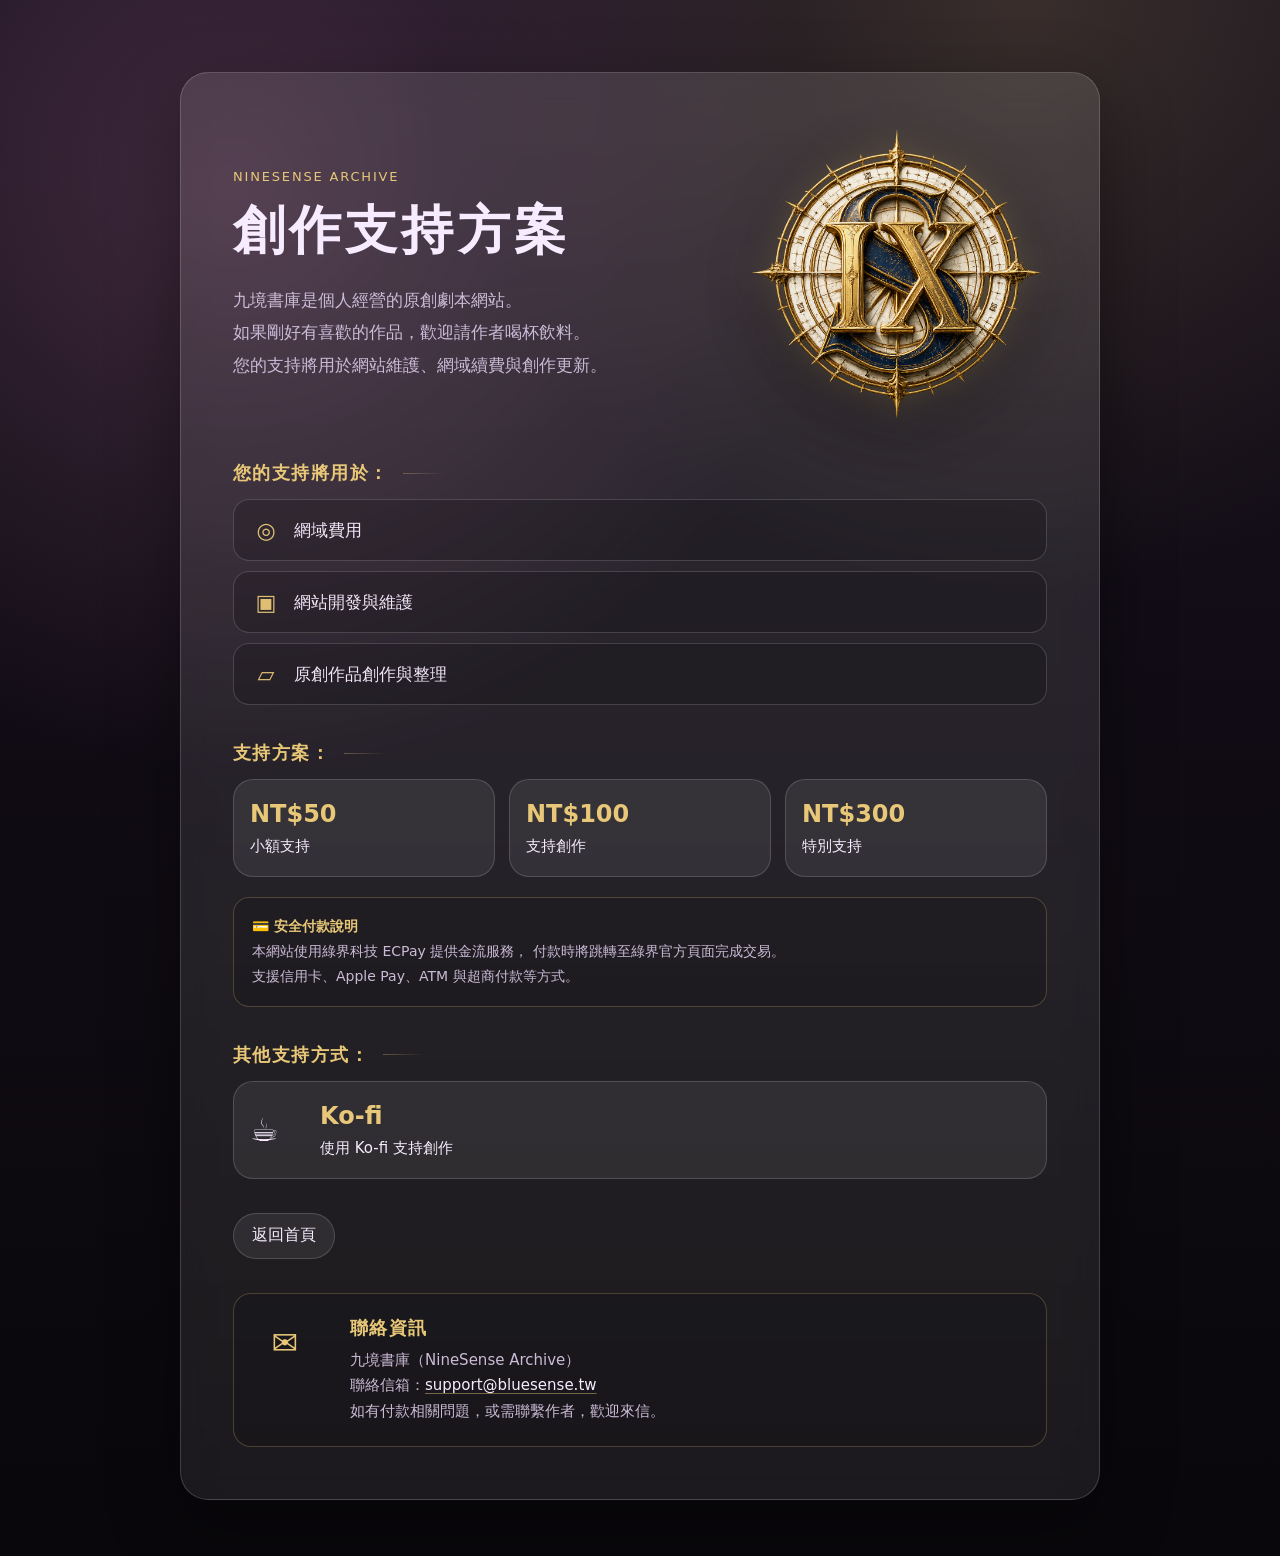
<file: pages/support/index.html>
<!DOCTYPE html>
<html lang="zh-Hant">
<head>
  <meta charset="utf-8" />
  <meta name="viewport" content="width=device-width, initial-scale=1" />
  <title>創作支持方案｜九境書庫 NineSense Archive</title>
  <meta name="description" content="九境書庫 NineSense Archive 的創作支持方案。支持個人原創小說與 AI 劇本創作，協助網站維護、網域續費與作品更新。">
  <meta property="og:title" content="創作支持方案｜九境書庫">
  <meta property="og:description" content="支持九境書庫 NineSense Archive 的個人原創小說與 AI 劇本創作，協助網站維護、網域續費與作品更新。">
  <meta property="og:type" content="website">
  <meta property="og:url" content="https://bluesense.tw/pages/support/index.html">
  <link rel="canonical" href="https://bluesense.tw/pages/support/index.html">
  <meta name="robots" content="index, follow">
  <meta property="og:image" content="https://bluesense.tw/images/support-og.jpg">
  <meta name="theme-color" content="#0f0b12">
  <link rel="icon" type="image/png" sizes="64x64" href="/images/favicon.png?v=1">
  <style>
    :root {
      color-scheme: dark;
      --bg: #0f0b12;
      --panel: rgba(255,255,255,.075);
      --panel-strong: rgba(255,255,255,.115);
      --text: #f7ecff;
      --muted: #cbbbd7;
      --line: rgba(255,255,255,.16);
      --gold: #e8c878;
      --rose: #d888b8;
      --shadow: 0 24px 70px rgba(0,0,0,.38);
      --gold-soft: rgba(232,200,120,.32);
    }

    * { box-sizing: border-box; }

    body {
      margin: 0;
      min-height: 100vh;
      font-family: system-ui, -apple-system, BlinkMacSystemFont, "Segoe UI", "Noto Sans TC", sans-serif;
      color: var(--text);
      background:
        radial-gradient(circle at 18% 12%, rgba(216,136,184,.22), transparent 34%),
        radial-gradient(circle at 80% 0%, rgba(232,200,120,.16), transparent 32%),
        linear-gradient(180deg, #17101d 0%, var(--bg) 58%, #09070b 100%);
    }

    a { color: inherit; }

    .support-wrap {
      width: min(920px, calc(100% - 32px));
      margin: 0 auto;
      padding: 72px 0 56px;
    }

    .support-card {
      position: relative;
      overflow: hidden;
      padding: clamp(28px, 5vw, 52px);
      border: 1px solid var(--line);
      border-radius: 28px;
      background: linear-gradient(180deg, var(--panel-strong), var(--panel));
      box-shadow: var(--shadow);
      backdrop-filter: blur(14px);
    }

    .support-card::before {
      content: "";
      position: absolute;
      inset: -1px;
      pointer-events: none;
      background: linear-gradient(135deg, rgba(232,200,120,.24), transparent 36%, rgba(216,136,184,.18));
      opacity: .72;
      mask: linear-gradient(#000 0 0) content-box, linear-gradient(#000 0 0);
      -webkit-mask: linear-gradient(#000 0 0) content-box, linear-gradient(#000 0 0);
      padding: 1px;
      border-radius: inherit;
      -webkit-mask-composite: xor;
      mask-composite: exclude;
    }

    .kicker {
      margin: 0 0 12px;
      color: var(--gold);
      letter-spacing: .14em;
      font-size: 13px;
      text-transform: uppercase;
    }

    h1 {
      margin: 0;
      font-size: clamp(32px, 6vw, 52px);
      letter-spacing: .08em;
    }


    .support-hero {
      display: grid;
      grid-template-columns: minmax(0, 1fr) 300px;
      gap: clamp(24px, 5vw, 54px);
      align-items: center;
    }

    .support-logo-box {
      display: flex;
      justify-content: center;
      align-items: center;
      min-height: 270px;
      pointer-events: none;
    }

    .support-logo {
      width: min(300px, 100%);
      filter:
        drop-shadow(0 0 18px rgba(232,200,120,.24))
        drop-shadow(0 18px 34px rgba(0,0,0,.42));
      opacity: .96;
    }

    .intro {
      max-width: 620px;
      margin: 18px 0 0;
      color: var(--muted);
      font-size: 17px;
      line-height: 1.9;
    }

    .section-title {
      display: flex;
      align-items: center;
      gap: 14px;
      margin: 36px 0 14px;
      color: var(--gold);
      font-size: 18px;
      letter-spacing: .08em;
    }

    .section-title::after {
      content: "";
      width: 42px;
      height: 1px;
      background: linear-gradient(90deg, var(--gold-soft), transparent);
    }

    .use-list {
      display: grid;
      gap: 10px;
      margin: 0;
      padding: 0;
      list-style: none;
    }

    .use-list li {
      display: flex;
      align-items: center;
      gap: 14px;
      min-height: 62px;
      padding: 14px 18px;
      border: 1px solid var(--line);
      border-radius: 16px;
      background: rgba(0,0,0,.16);
      color: #f1e6f8;
      font-size: 17px;
    }

    .use-icon {
      width: 28px;
      flex: 0 0 28px;
      color: var(--gold);
      opacity: .95;
      text-align: center;
      font-size: 22px;
    }

    .plans {
      display: grid;
      grid-template-columns: repeat(3, minmax(0, 1fr));
      gap: 14px;
      margin-top: 14px;
    }

    .plans.single {
      grid-template-columns: 1fr;
    }

    .plans.single .plan {
      display: flex;
      align-items: center;
      gap: 16px;
      max-width: none;
    }

    .ko-fi-icon {
      width: 54px;
      flex: 0 0 54px;
      font-size: 32px;
      line-height: 1;
    }

    .plan {
      display: block;
      padding: 20px 16px;
      border: 1px solid var(--line);
      border-radius: 20px;
      background: rgba(255,255,255,.07);
      text-decoration: none;
      transition: transform .18s ease, border-color .18s ease, background .18s ease;
    }

    .plan:hover,
    .plan:focus-visible {
      transform: translateY(-2px);
      border-color: rgba(232,200,120,.72);
      background: rgba(255,255,255,.105);
      outline: none;
    }

    .price {
      display: block;
      margin-bottom: 8px;
      color: var(--gold);
      font-size: 24px;
      font-weight: 700;
    }

    .label {
      color: var(--text);
      font-size: 15px;
    }

    .actions {
      display: flex;
      flex-wrap: wrap;
      gap: 12px;
      margin-top: 34px;
    }

    .btn {
      display: inline-flex;
      align-items: center;
      justify-content: center;
      min-height: 46px;
      padding: 0 18px;
      border: 1px solid var(--line);
      border-radius: 999px;
      text-decoration: none;
      background: rgba(255,255,255,.075);
    }

    .btn.primary {
      border-color: rgba(232,200,120,.62);
      background: linear-gradient(135deg, rgba(232,200,120,.28), rgba(216,136,184,.18));
    }

    .note {
      margin: 18px 0 0;
      color: var(--muted);
      font-size: 13px;
      line-height: 1.7;
    }

    .contact-card {
      display: grid;
      grid-template-columns: 74px minmax(0, 1fr);
      gap: 18px;
      margin-top: 34px;
      padding: 22px 24px;
      border: 1px solid rgba(232,200,120,.24);
      border-radius: 18px;
      background: rgba(0,0,0,.13);
    }

    .contact-icon {
      display: flex;
      align-items: center;
      justify-content: center;
      width: 54px;
      height: 54px;
      color: var(--gold);
      font-size: 32px;
    }

    .contact-card .section-title {
      margin: 0 0 8px;
    }

    .contact-card .section-title::after {
      display: none;
    }

    .contact-card .note {
      margin: 0;
      font-size: 15px;
    }

    .contact-card a {
      color: var(--text);
      text-decoration-color: rgba(232,200,120,.46);
      text-underline-offset: 3px;
    }

    @media (max-width: 720px) {
      .support-wrap { padding-top: 36px; }
      .support-hero { grid-template-columns: 1fr; }
      .support-logo-box {
        min-height: auto;
        margin-top: 20px;
        justify-content: flex-start;
      }
      .support-logo { width: min(220px, 70vw); }
      .plans { grid-template-columns: 1fr; }
      .plans.single .plan { align-items: flex-start; }
      .contact-card { grid-template-columns: 1fr; }
      .actions { flex-direction: column; }
      .btn { width: 100%; }
    }
    .plan.disabled{
      opacity:.45;
      cursor:not-allowed;
      pointer-events:none;
      filter:grayscale(40%);
    }

    .plan.disabled .price{
      color:#aaa;
    }

    .disabled-btn{
      opacity:.5;
      cursor:not-allowed;
      background:rgba(255,255,255,.05);
      border-color:rgba(255,255,255,.1);
      color:#b5b5b5;
    }

    .payment-notice {
      margin-top: 20px;
      padding: 16px 18px;
      border: 1px solid rgba(232,200,120,.24);
      border-radius: 16px;
      background: rgba(0,0,0,.13);
      color: var(--muted);
      font-size: 14px;
      line-height: 1.8;
    }

    .payment-notice strong {
      color: var(--gold);
    }
  </style>
  <script type="application/ld+json">
  {
    "@context": "https://schema.org",
    "@type": "WebPage",
    "name": "創作支持方案｜九境書庫 NineSense Archive",
    "url": "https://bluesense.tw/pages/support/index.html",
    "description": "九境書庫 NineSense Archive 的創作支持方案。支持個人原創小說與 AI 劇本創作，協助網站維護、網域續費與作品更新。",
    "isPartOf": {
      "@type": "WebSite",
      "name": "九境書庫 NineSense Archive",
      "url": "https://bluesense.tw/ninesensearchive"
    },
    "publisher": {
      "@type": "Organization",
      "name": "九境書庫 NineSense Archive",
      "url": "https://bluesense.tw"
    }
  }
  </script>
</head>
<body>
  <!-- 將下方綠界網址替換成你的正式付款頁網址。三個支持方案目前共用同一個付款頁。 -->
  <main class="support-wrap">
    <section class="support-card" aria-labelledby="supportTitle">
      <div class="support-hero">
        <div>
          <p class="kicker">NineSense Archive</p>
          <h1 id="supportTitle">創作支持方案</h1>

          <p class="intro">
            九境書庫是個人經營的原創劇本網站。<br>
            如果剛好有喜歡的作品，歡迎請作者喝杯飲料。<br>
            您的支持將用於網站維護、網域續費與創作更新。
<!-- 
            目前綠界與 Ko-fi 付款功能仍在審核與設定階段，
            暫時無法接受贊助。<br>
            
            若一切順利，
            支持功能將於近期開放。<br>

            如果剛好有喜歡的作品，不妨先把故事分享給更多人。
            等到支持方案開啟後，再來請作者喝杯飲料也不遲。<br> -->

          </p>
        </div>

        <div class="support-logo-box" aria-hidden="true">
          <img class="support-logo" src="/images/support-logo.png" alt="">
        </div>
      </div>

      <h2 class="section-title">您的支持將用於：</h2>
      <ul class="use-list">
        <li><span class="use-icon" aria-hidden="true">◎</span><span>網域費用</span></li>
        <li><span class="use-icon" aria-hidden="true">▣</span><span>網站開發與維護</span></li>
        <li><span class="use-icon" aria-hidden="true">▱</span><span>原創作品創作與整理</span></li>
      </ul>

      <h2 class="section-title">支持方案：</h2>
      <div class="plans" aria-label="支持方案列表">
      <!-- <div class="plan disabled"> -->
        <a class="plan" href="https://p.ecpay.com.tw/0D38110" target="_blank" rel="noopener">
          <span class="price">NT$50</span>
          <span class="label">小額支持</span>
        </a>
        <a class="plan" href="https://p.ecpay.com.tw/E0843A6" target="_blank" rel="noopener">
          <span class="price">NT$100</span>
          <span class="label">支持創作</span>
        </a>
        <a class="plan" href="https://p.ecpay.com.tw/4107654" target="_blank" rel="noopener">
          <span class="price">NT$300</span>
          <span class="label">特別支持</span>
        </a>
      </div>
      <div class="payment-notice">
        <strong>💳 安全付款說明</strong><br>
        本網站使用綠界科技 ECPay 提供金流服務，
        付款時將跳轉至綠界官方頁面完成交易。<br>
        支援信用卡、Apple Pay、ATM 與超商付款等方式。
      </div>

      <h2 class="section-title">其他支持方式：</h2>
      <div class="plans single">
      <!-- <div class="plan disabled"> -->
        <a class="plan"
          href="https://ko-fi.com/ninesense"
          target="_blank"
          rel="noopener">
          <span class="ko-fi-icon" aria-hidden="true">☕</span>
          <span>
            <span class="price">Ko-fi</span>
            <span class="label">使用 Ko-fi 支持創作</span>
          </span>
        </a>
      </div>

      <div class="actions">
        <!-- <a class="btn primary" href="REPLACE_WITH_ECPAY_PAYMENT_URL" target="_blank" rel="noopener">前往綠界付款頁</a> -->
       <!--  <div class="btn disabled-btn"> 綠界審核中</div> -->
        <a class="btn" href="https://bluesense.tw/ninesensearchive">返回首頁</a>
      </div>

      <section class="contact-card" aria-labelledby="contactTitle">
        <div class="contact-icon" aria-hidden="true">✉</div>
        <div>
          <h2 class="section-title" id="contactTitle">聯絡資訊</h2>
          <p class="note">
            九境書庫（NineSense Archive）<br>
            聯絡信箱：<a href="mailto:support@bluesense.tw">support@bluesense.tw</a><br>
            如有付款相關問題，或需聯繫作者，歡迎來信。
          </p>
        </div>
      </section>
     <!--  <p class="note">
        備註：正式上線前，請把本頁所有 <code>REPLACE_WITH_ECPAY_PAYMENT_URL</code> 換成綠界付款頁網址。
      </p> -->
    </section>
  </main>
</body>
</html>
</file>
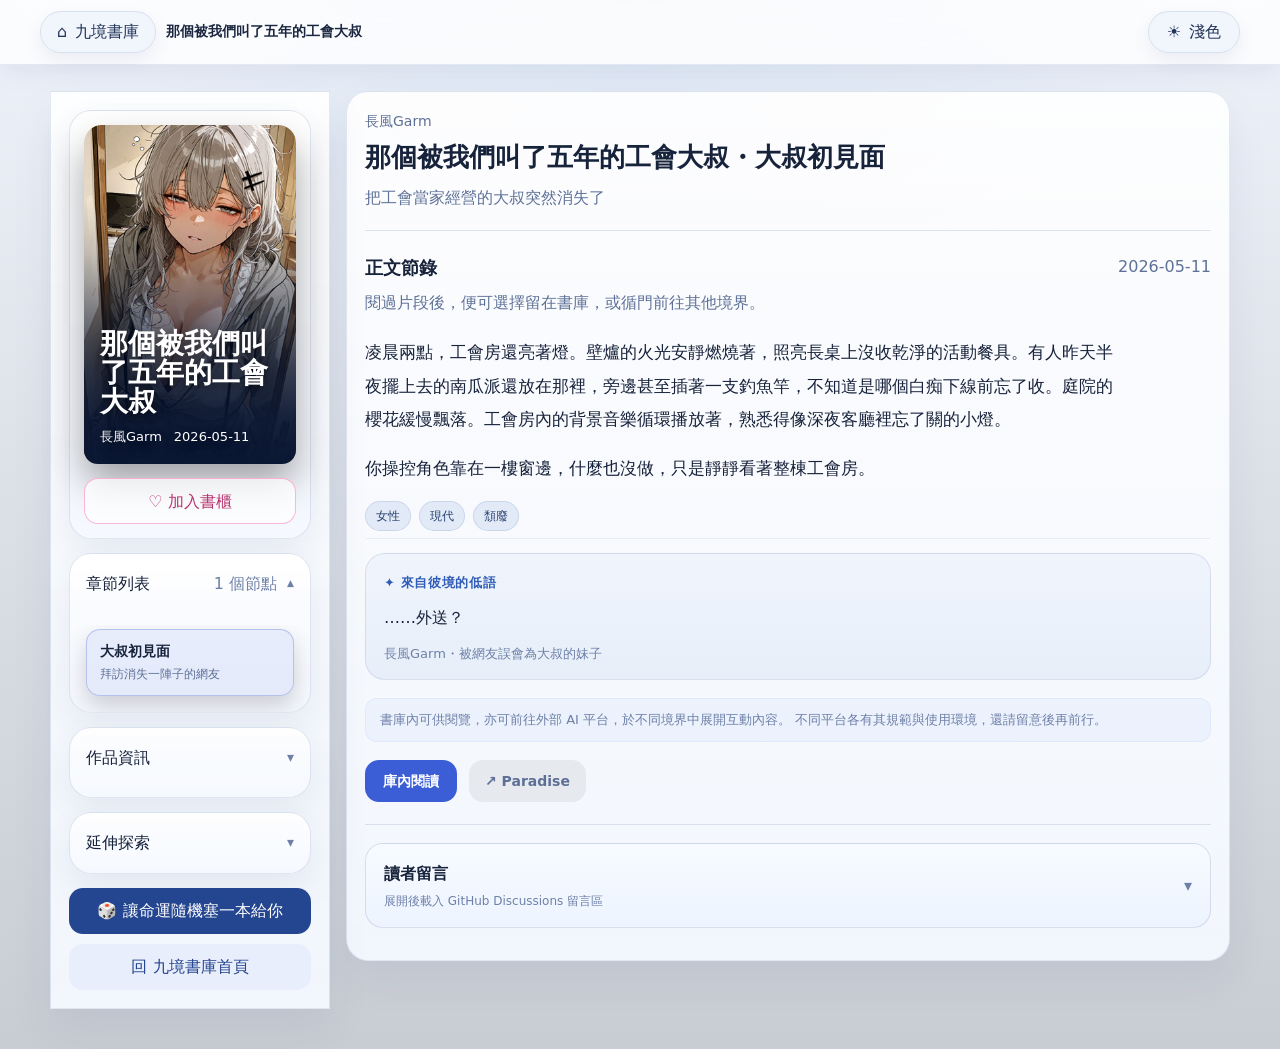
<file: pages/scripts/detail.html>
<!DOCTYPE html>
<html lang="zh-Hant">
<head>
  <meta charset="utf-8" />
  <meta name="viewport" content="width=device-width, initial-scale=1" />
  <title>九境書庫｜劇本介紹</title>
  <script async src="https://pagead2.googlesyndication.com/pagead/js/adsbygoogle.js?client=ca-pub-7357245778206687"
     crossorigin="anonymous"></script>
  <!-- 基本 SEO -->
  <meta name="description" content="境有萬千，書藏於此。識其人，閱其文，擇其境，循門而往。">

   <!-- Open Graph -->
  <meta property="og:title" content="九境書庫 NineSense Archive">
  <meta property="og:description" content="境有萬千，書藏於此。">
  <meta property="og:type" content="website">
  <meta property="og:url" content="https://bluesense.tw/ninesensearchive">
  <meta property="og:image" content="https://bluesense.tw/images/og-cover.jpg">
  <meta property="og:site_name" content="九境書庫">

  <!-- Twitter / X -->
  <meta name="twitter:card" content="summary_large_image">
  <meta name="twitter:title" content="九境書庫 NineSense Archive">
  <meta name="twitter:description" content="境有萬千，書藏於此。">
  <meta name="twitter:image" content="https://bluesense.tw/images/og-cover.jpg">
  <link rel="canonical" href="https://bluesense.tw/ninesensearchive">
  <meta name="theme-color" content="#0f0b12">

  <link rel="stylesheet" href="../../css/style.css?v=20260512-1" />
  <link rel="icon" type="image/png" sizes="64x64" href="/images/favicon.png?v=1">
</head>
<body class="has-topbar" data-page-type="detail">

  <div class="topbar">
    <div class="topbar-inner">
      <div class="topbar-left">
        <a class="home-link" href="./index.html" aria-label="回 九境書庫首頁">
          <span class="topbar-icon">⌂</span>
          <span>九境書庫</span>
        </a>
        <nav class="breadcrumb" id="breadcrumbNav"></nav>
      </div>
      <div class="topbar-right">
        <button class="theme-toggle" type="button" id="themeToggle" aria-label="切換深色與淺色">
          <span class="topbar-icon" id="themeIcon">☾</span>
          <span id="themeText">深色</span>
        </button>
      </div>
    </div>
  </div>

  <div class="wrap page-pad">
    <div class="script-detail-layout">
      <!-- Detail Page V4 左側欄結構 -->
      <aside class="detail-sidebar">

        <!-- 作品卡 -->
        <section class="panel work-card">
          <div class="work-cover" id="workCover">
            <div class="work-meta">
              <div class="work-world" id="workWorld">未分類作品</div>
              <h2 class="work-title" id="workTitle">讀取中...</h2>
              <div class="work-sub">
                <span id="workCharacter">角色</span>
                <span id="workDate">日期</span>
              </div>
            </div>
          </div>

          <button class="fav-btn" id="favBtn" type="button" aria-pressed="false">♡ 加入書櫃</button>
        </section>


        <!-- 章節列表 -->
        <section class="panel side-group">
          <button class="group-title toggle-btn" id="nodeToggle" type="button" aria-expanded="true">
            <span>章節列表</span>
            <span class="muted" id="nodeCount">0 個節點</span>
            <span class="detail-collapse-icon">▾</span>
          </button>

          <div class="group-body detail-node-panel" id="nodePanel">
            <div class="detail-node-list compact" id="nodeList"></div>
          </div>
        </section>

        <!-- 作品資訊 -->
        <section class="panel side-group">
          <button class="group-title toggle-btn" id="metaToggle" type="button" aria-expanded="false">
            <span>作品資訊</span>
            <span class="detail-collapse-icon">▾</span>
          </button>

          <div class="group-body compact-info detail-meta-card is-collapsed" id="metaCard">
            <div><label>角色</label><span id="metaCharacter">讀取中...</span></div>
            <div><label>風格</label><span id="metaStyle">讀取中...</span></div>
            <div><label>建立</label><span id="metaCreatedDate">讀取中...</span></div>
            <div><label>更新</label><span id="metaDate">讀取中...</span></div>
          </div>
        </section>

        <!-- 延伸探索 -->
        <section class="panel side-group">
           <button class="group-title toggle-btn" id="exploreToggle" type="button" aria-expanded="false">
            <span>延伸探索</span>
            <span class="detail-collapse-icon">▾</span>
          </button>

          <div class="group-body detail-explore-panel is-collapsed" id="explorePanel">

            <!-- 搜尋 -->
            <input class="search-box"
                  id="leftSearch"
                  type="text"
                  placeholder="搜尋劇本、角色、標籤">

            <!-- 世界觀 -->
            <div class="mini-section">
              <div class="mini-title">
                世界觀
                <span class="muted" id="worldCount">0 個世界觀</span>
              </div>

              <select class="world-select" id="worldQuickSelect">
                <option value="">全部世界觀</option>
              </select>
            </div>

            <div class="mini-section">
              <div class="mini-title">結果</div>
              <div class="detail-explore-results" id="exploreResults"></div>
            </div>

          </div>
        </section>


        <!-- 工具列 -->
        <section class="tool-stack">
          <!-- <button class="tool-btn">🎲 隨機一本到我臉上</button> -->
          <button class="tool-btn" id="randomDetailBtn" type="button">🎲 讓命運隨機塞一本給你</button>
          <a class="tool-btn ghost" href="./index.html">回 九境書庫首頁</a>
        </section>

      </aside>

      <section class="panel detail-main">
        <div class="detail-switch-notice" id="detailSwitchNotice" hidden></div>
        <div class="detail-hero">
          <div class="detail-kicker" id="readerKicker">讀取中...</div>
          <div class="detail-hero-top">
            <div>
              <h1 id="readerTitle">讀取中...</h1>
              <p class="detail-summary" id="readerSummary">讀取中...</p>
            </div>
            <!-- <a class="hero-badge detail-hero-cta" id="heroReadBtn" href="#">前往站內閱讀</a> -->
          </div>
        </div>

        <section class="detail-reading-block">
          <div class="detail-reading-head">
            <div>
              <h3>正文節錄</h3>
              <p class="muted">閱過片段後，便可選擇留在書庫，或循門前往其他境界。</p>
            </div>
            <span class="detail-date" id="readerDate"></span>
          </div>

          <div class="detail-reading-content" id="novelContent"></div>

          <div class="chips detail-tag-chips" id="tagChips"></div>

          <section class="detail-guide-card detail-after-reading">
            <div class="guide-label">✦ 來自彼境的低語</div>
            <div class="guide-content" id="openingLine">讀取中...</div>
            <div class="guide-speaker" id="openingSpeaker">角色</div>
          </section>

          <div class="external-note">
            書庫內可供閱覽，亦可前往外部 AI 平台，於不同境界中展開互動內容。
            不同平台各有其規範與使用環境，還請留意後再前行。
          </div>
          <div class="btn-row detail-link-row" id="linkRow"></div>
        </section>

        <section class="detail-comments-block">
          <button class="comments-toggle" id="commentsToggle" type="button" aria-expanded="false">
            <span>
              <strong>讀者留言</strong>
              <small>展開後載入 GitHub Discussions 留言區</small>
            </span>
            <span class="comments-toggle-icon">▾</span>
          </button>

          <div class="comments-body is-collapsed" id="commentsBody">
            <div class="comments-mount" id="commentsMount"></div>
          </div>
        </section>
      </section>

    </div>
  </div>

  <script>
    const worldQuickSelect = document.getElementById('worldQuickSelect');
    const worldCountEl = document.getElementById('worldCount');
    const nodeCountEl = document.getElementById('nodeCount');
    const leftSearch = document.getElementById('leftSearch');
    const searchResults = document.getElementById('searchResults');
    const nodeList = document.getElementById('nodeList');
    const metaToggle = document.getElementById('metaToggle');
    const metaCard = document.getElementById('metaCard');

    const readerKicker = document.getElementById('readerKicker');
    const readerTitle = document.getElementById('readerTitle');
    const readerSummary = document.getElementById('readerSummary');
    const openingLine = document.getElementById('openingLine');
    const openingSpeaker = document.getElementById('openingSpeaker');
    //const systemLine = document.getElementById('systemLine');
    const readerDate = document.getElementById('readerDate');
    const novelContent = document.getElementById('novelContent');
    const tagChips = document.getElementById('tagChips');
    const linkRow = document.getElementById('linkRow');

    const metaCharacter = document.getElementById('metaCharacter');
    const metaStyle = document.getElementById('metaStyle');
    const metaDate = document.getElementById('metaDate');
    //const pathBox = document.getElementById('pathBox');
    const metaCreatedDate = document.getElementById('metaCreatedDate');

    const nodeToggle = document.getElementById('nodeToggle');
    const nodePanel = document.getElementById('nodePanel');
    const exploreResults = document.getElementById('exploreResults');
    const exploreToggle = document.getElementById('exploreToggle');
    const explorePanel = document.getElementById('explorePanel');

    const workCover = document.getElementById('workCover');
    const workWorld = document.getElementById('workWorld');
    const workTitle = document.getElementById('workTitle');
    const workCharacter = document.getElementById('workCharacter');
    const workDate = document.getElementById('workDate');
    const favBtn = document.getElementById('favBtn');
    const randomDetailBtn = document.getElementById('randomDetailBtn');
    const detailSwitchNotice = document.getElementById('detailSwitchNotice');

    const commentsToggle = document.getElementById('commentsToggle');
    const commentsBody = document.getElementById('commentsBody');
    const commentsMount = document.getElementById('commentsMount');

    let giscusLoadedFor = '';

    let items = [];
    let activeId = null;
    let activeWorld = '';
    let exploreWorld = '';
    let lastSwitchedTitle = '';
    let switchNoticeTimer = null;

    const esc = s => String(s ?? '').replace(/[&<>\"]/g, m => ({
      '&':'&amp;',
      '<':'&lt;',
      '>':'&gt;',
      '"':'&quot;'
    }[m]));

    function getDetailCoverVisual(item) {
      const top = item.bookColorTop || '#7a5336';
      const bottom = item.bookColorBottom || '#573924';

    if (item.video) {
        return `
          <video
            class="detail-cover-video"
            autoplay
            muted
            loop
            playsinline
            preload="metadata"
            poster="${esc(item.cover || '')}">
            <source src="${esc(item.video)}" type="video/mp4">
          </video>
        `;
      }

      if (item.cover) {
        return `
          <img
            src="${esc(item.cover)}"
            alt="${esc(item.title)} 封面"
            onerror="this.outerHTML = this.dataset.fallback"
            data-fallback="${esc(getDetailFallbackCover(item))}"
          >
        `;
      }

      return getDetailFallbackCover(item);

      /* return `
        <div class="detail-cover-fallback" style="background:linear-gradient(180deg, ${top}, ${bottom});">
          <span>${esc((item.title || item.character || '作品').slice(0, 8))}</span>
        </div>
      `; */
    }

    /* const getIdFromHash = () => decodeURIComponent(location.hash.replace('#', '').trim());*/

    function getIdFromUrl() {
      const params = new URLSearchParams(location.search);

      const id = params.get('id');

      if (id) {
        return decodeURIComponent(id.trim());
      }

      // 相容舊網址
      return decodeURIComponent(
        location.hash.replace('#', '').trim()
      );
    }

    function setQueryId(id) {
      /* history.replaceState({}, '', `#${encodeURIComponent(id)}`); */
       history.replaceState(
        {},
        '',
        `?id=${encodeURIComponent(id)}`
      );
    }

    function scrollToDetailTop() {
      const topbar = document.querySelector('.topbar');
      const main = document.querySelector('.detail-main');
      if (!main) return;

      const offset = (topbar?.offsetHeight || 0) + 16;
      const y = window.scrollY + main.getBoundingClientRect().top - offset;

      window.scrollTo({
        top: Math.max(0, y),
        behavior: 'smooth'
      });
    }

    function showDetailSwitchNotice(title) {
      if (!detailSwitchNotice) return;

      detailSwitchNotice.textContent = `已切換至：${title}`;
      detailSwitchNotice.hidden = false;
      detailSwitchNotice.classList.remove('is-show');
      void detailSwitchNotice.offsetWidth;
      detailSwitchNotice.classList.add('is-show');

      clearTimeout(showDetailSwitchNotice._timer);
      showDetailSwitchNotice._timer = setTimeout(() => {
        detailSwitchNotice.classList.remove('is-show');
        setTimeout(() => {
          detailSwitchNotice.hidden = true;
        }, 220);
      }, 1800);
    }

    function getFilteredItems() {
      const q = leftSearch.value.trim().toLowerCase();
      return items.filter(item => {
        const hay = [
          item.title,
          item.world,
          item.character,
          item.nodeTitle,
          item.summary,
          ...(item.tags || [])
        ].join(' ').toLowerCase();

        return !q || hay.includes(q);
      });
    }

    function switchToItem(id) {
      const next = items.find(item => item.id === id);
      if (!next) return;

      activeId = next.id;
      activeWorld = next.world || '';
      lastSwitchedTitle = next.nodeTitle || next.title || '未命名作品';
      setQueryId(activeId);

      if (switchNoticeTimer) {
        clearTimeout(switchNoticeTimer);
      }

      render();

      const detailMain = document.querySelector('.detail-main');
      if (detailMain) {
        detailMain.classList.remove('is-switching');
        void detailMain.offsetWidth;
        detailMain.classList.add('is-switching');
      }

      scrollToDetailTop();
      showDetailSwitchNotice(lastSwitchedTitle);

      switchNoticeTimer = setTimeout(() => {
        lastSwitchedTitle = '';
        renderExploreResults();
      }, 2200);
    }

    function renderWorldDropdown(filtered) {
      if (!worldQuickSelect || !worldCountEl) return;

      const worldMap = new Map();

      filtered.forEach(item => {
        if (!item.world) return;
        worldMap.set(item.world, (worldMap.get(item.world) || 0) + 1);
      });

      const worlds = [...worldMap.entries()];
      worldCountEl.textContent = `${worlds.length} 個世界觀`;

      const currentValue = exploreWorld || '';

      worldQuickSelect.innerHTML = `
        <option value="">全部世界觀</option>
        ${worlds.map(([world, count]) => `
          <option value="${esc(world)}">${esc(world)}（${count}本）</option>
        `).join('')}
      `;

      worldQuickSelect.value = worlds.some(([world]) => world === currentValue)
        ? currentValue
        : '';

      worldQuickSelect.classList.toggle(
        'is-placeholder',
        worldQuickSelect.value === ''
      );
    }

    function renderNodeList(filtered) {
      const activeItem = items.find(x => x.id === activeId);
      const nodes = filtered.filter(item => item.title === activeItem.title);

      nodeCountEl.textContent = `${nodes.length} 個節點`;

      if (!nodes.length) {
        nodeList.innerHTML = '<div class="empty">這個世界觀沒有可用節點。</div>';
        return;
      }

      nodeList.innerHTML = nodes.map(item => `
        <button
          class="detail-node-item ${item.id === activeId ? 'active' : ''}"
          type="button"
          data-id="${esc(item.id)}"
        >
          <span class="detail-node-title">${esc(item.nodeTitle || item.title)}</span>
          <span class="detail-node-summary">${esc(item.nodeSummary || item.summary || '')}</span>
        </button>
      `).join('');

      [...nodeList.querySelectorAll('.detail-node-item')].forEach(btn => {
        btn.addEventListener('click', () => {
          switchToItem(btn.dataset.id);
        });
      });
    }

    function renderSearchResults(filtered) {
      searchResults.innerHTML = '';
      searchResults.classList.remove('is-open');
    }

    function getExploreItems() {
      const q = leftSearch.value.trim().toLowerCase();

      return items.filter(item => {
        const hay = [
          item.title,
          item.world,
          item.character,
          item.nodeTitle,
          item.summary,
          ...(item.tags || [])
        ].join(' ').toLowerCase();

        const okQ = !q || hay.includes(q);
        const okWorld = !exploreWorld || item.world === exploreWorld;

        return okQ && okWorld;
      });
    }

   function renderExploreResults() {
      const resultItems = getExploreItems();
      const q = leftSearch.value.trim();
      const worldLabel = exploreWorld ? `世界觀：${exploreWorld}` : '';
      const keywordLabel = q ? `搜尋：${q}` : '';

      if (!q && !exploreWorld) {
        exploreResults.innerHTML = '';
        return;
      }

      const filters = [worldLabel, keywordLabel].filter(Boolean);

      if (!resultItems.length) {
        exploreResults.innerHTML = `
          <div class="explore-result-panel">
            <div class="explore-result-head">
              <strong>探索結果</strong>
              <span class="muted">0 筆</span>
            </div>
            ${filters.length ? `
              <div class="explore-result-filters">
                ${filters.map(text => `<span class="explore-filter-pill">${esc(text)}</span>`).join('')}
              </div>
            ` : ''}
            <div class="detail-search-empty">沒有符合的劇本</div>
          </div>
        `;
        return;
      }

      exploreResults.innerHTML = `
        <div class="explore-result-panel">
          ${lastSwitchedTitle ? `
            <div class="explore-switch-notice">
              已切換至：${esc(lastSwitchedTitle)}
            </div>
          ` : ''}

          <div class="explore-result-head">
            <strong>探索結果</strong>
            <span class="muted">${resultItems.length} 筆</span>
          </div>

          ${filters.length ? `
            <div class="explore-result-filters">
              ${filters.map(text => `<span class="explore-filter-pill">${esc(text)}</span>`).join('')}
            </div>
          ` : ''}

          <div class="explore-result-list">
            ${resultItems.slice(0, 8).map(item => `
              <button
                class="explore-result-item ${item.id === activeId ? 'is-current' : ''}"
                type="button"
                data-id="${esc(item.id)}"
              >
                <span class="explore-result-title">${esc(item.nodeTitle || item.title)}</span>
                <span class="explore-result-meta">
                  ${esc(item.world || '未分類')}・${esc(item.character || '未設定角色')}
                </span>
                <span class="explore-result-summary">
                  ${esc(item.nodeSummary || item.summary || '這本還沒補摘要。')}
                </span>
              </button>
            `).join('')}
          </div>
        </div>
      `;

      [...exploreResults.querySelectorAll('.explore-result-item')].forEach(btn => {
        btn.addEventListener('click', () => {
          switchToItem(btn.dataset.id);
        });
      });
    }

    function renderReader(item) {
     
      const kickerParts = [item.world, item.character].filter(Boolean);

      readerKicker.textContent = kickerParts.join('・');
      readerTitle.textContent = item.nodeTitle
        ? `${item.title}・${item.nodeTitle}`
        : item.title;
      if (breadcrumbNav) {
        breadcrumbNav.innerHTML = `<span class="current">${esc(item.title || item.nodeTitle || '劇本介紹頁')}</span>`;
      }
      readerSummary.textContent = item.summary || '這本暫時還沒寫摘要。';

      openingLine.textContent = item.openingLine || '這本目前沒有額外的開場語氣。';
      openingSpeaker.textContent = [item.character, item.characterSummary].filter(Boolean).join('・') || '角色';
      //systemLine.textContent = item.nodeSummary || item.summary || '這一節目前沒有補充說明。';
      readerDate.textContent = item.updatedDate || '';

      novelContent.innerHTML = (item.novelExcerpt || [])
        .map(p => `<p>${esc(p)}</p>`)
        .join('') || '<p>這本目前沒有放入小說式片段。</p>';

      tagChips.innerHTML = (item.tags || [])
      .map(tag => `
        <button class="chip detail-tag-chip" type="button" data-reader-tag="${esc(tag)}">
          ${esc(tag)}
        </button>
      `)
      .join('');

      linkRow.innerHTML = `
        <a class="btn primary" href="./reading.html?id=${encodeURIComponent(item.id)}"">庫內閱讀</a>
        ${(item.links || []).map(link => `
          <a class="btn ghost"
            href="${esc(link.url)}"
            target="_blank"
            rel="noopener noreferrer external nofollow">↗ ${esc(link.name)}</a>
        `).join('')}
      `;

      const externalNote = document.querySelector('.external-note');

      const hasExternalLinks = (item.links || []).some(link => {
        return link.url && !String(link.url).includes('reading.html');
      });

      if (externalNote) {
        externalNote.style.display = hasExternalLinks ? '' : 'none';
      }

      metaCharacter.textContent = item.character || '未設定角色';
      metaStyle.innerHTML = (item.tags || []).length
          ? (item.tags || []).slice(0, 3).map(tag => `
              <button class="meta-style-tag" type="button" data-style-tag="${esc(tag)}">
                ${esc(tag)}
              </button>
            `).join('')
          : '<span class="meta-style-empty">未設定</span>';
      /* metaDate.textContent = item.date || '未填寫';
      pathBox.textContent = `reading.html#${item.id}`; */
      metaCreatedDate.textContent = item.createdDate || item.createDate || item.date || '未填寫';
      metaDate.textContent = item.updatedDate || item.updateDate || item.date || '未填寫';

      workCover.innerHTML = `
        ${getDetailCoverVisual(item)}
        <div class="work-meta">
           ${item.world ? `
              <div class="work-world" id="workWorld">
                ${esc(item.world)}
              </div>
            ` : ''}
          <h2 class="work-title" id="workTitle">${esc(item.title || item.nodeTitle || '未命名作品')}</h2>
          <div class="work-sub">
            <span id="workCharacter">${esc(item.character || '未設定角色')}</span>
            <span id="workDate">${esc(item.updatedDate || '未填寫')}</span>
          </div>
        </div>
      `;
      /* workWorld.textContent = item.world || '未分類作品';
      workTitle.textContent = item.nodeTitle || item.title || '未命名作品';
      workCharacter.textContent = item.character || '未設定角色';
      workDate.textContent = item.date || '未填寫'; */

      document.title = item.nodeTitle ? `${item.title}｜${item.nodeTitle}` : item.title;
      updateFavButton(item.id);

      resetComments();

      if (commentsBody && !commentsBody.classList.contains('is-collapsed')) {
        loadGiscus(item);
      }
    }

    function resetComments() {
      if (!commentsMount) return;
      commentsMount.innerHTML = '';
      giscusLoadedFor = '';
    }

    function loadGiscus(item) {
      if (!commentsMount || !item) return;

      const discussionTerm = `script-${item.id}`;

      if (giscusLoadedFor === discussionTerm) return;

      commentsMount.innerHTML = '';
      giscusLoadedFor = discussionTerm;

      const script = document.createElement('script');
      script.src = 'https://giscus.app/client.js';

      // TODO：這四個要換成你自己的 Giscus 設定
      script.setAttribute('data-repo', 'nineSenseVoid/NineSenseArchive');
      script.setAttribute('data-repo-id', 'R_kgDOSRS1cg');
      script.setAttribute('data-category', 'Announcements');
      script.setAttribute('data-category-id', 'DIC_kwDOSRS1cs4C8Sw7');

      script.setAttribute('data-mapping', 'specific');
      script.setAttribute('data-term', discussionTerm);
      script.setAttribute('data-strict', '1');
      script.setAttribute('data-reactions-enabled', '1');
      script.setAttribute('data-emit-metadata', '0');
      script.setAttribute('data-input-position', 'top');
      script.setAttribute(
        'data-theme',
        document.documentElement.getAttribute('data-theme') === 'light'
          ? 'light'
          : 'dark_high_contrast'
      );
      script.setAttribute('data-lang', 'zh-TW');
      script.setAttribute('crossorigin', 'anonymous');
      script.async = true;

      commentsMount.appendChild(script);
    }

    function render() {
        const activeItem = items.find(item => item.id === activeId) || items[0];

        if (!activeItem) {
          readerKicker.textContent = '沒有資料';
          readerTitle.textContent = '找不到可顯示的劇本';
          readerSummary.textContent = '目前沒有可用內容。';
          return;
        }

        activeWorld = activeItem.world || '';
        
        if (worldQuickSelect && worldCountEl) renderWorldDropdown(items);
        if (nodeList && nodeCountEl) {
          renderNodeList(items.filter(item => !activeWorld || item.world === activeWorld));
        }
        if (exploreResults) renderExploreResults();

        renderReader(activeItem);
    }

    fetch('../../data/scripts/scripts.json')
      .then(r => r.json())
      .then(data => {
        items = data;

        const safeItems = items.filter(item => item.nsfw !== true);

        const featuredItem = safeItems.find(item =>
          item.featured === true ||
          item.featured === 'true' ||
          item.featured === 1
        );

        const recentItem = [...safeItems]
          .sort((a, b) =>
            new Date(b.updatedDate || b.createdDate || b.date || 0) -
            new Date(a.updatedDate || a.createdDate || a.date || 0)
          )[0];

        const defaultItem =
          featuredItem ||
          recentItem ||
          safeItems[0] ||
          items[0];

        /*  activeId = getIdFromHash() || defaultItem?.id || '';*/
        activeId = getIdFromUrl() || defaultItem?.id || '';

        activeWorld =
          items.find(item => item.id === activeId)?.world ||
          defaultItem?.world ||
          '';

        if (worldQuickSelect) {
          worldQuickSelect.classList.add('is-placeholder');
        }

        render();
      });
    
    /* leftSearch .addEventListener('input', render);
    leftSearch.addEventListener('input', renderExploreResults);*/
    if (leftSearch) {
      leftSearch.addEventListener('input', renderExploreResults);
    }

    if (worldQuickSelect) {
      worldQuickSelect.addEventListener('change', () => {
        exploreWorld = worldQuickSelect.value;

        worldQuickSelect.classList.toggle(
          'is-placeholder',
          worldQuickSelect.value === ''
        );

        renderExploreResults();
      });
    }

    if (nodeToggle && nodePanel) {
      nodeToggle.addEventListener('click', () => {
        const isCollapsed = nodePanel.classList.toggle('is-collapsed');
        nodeToggle.setAttribute('aria-expanded', String(!isCollapsed));
      });
    }

    if (metaToggle && metaCard) {
      metaToggle.addEventListener('click', () => {
        const isCollapsed = metaCard.classList.toggle('is-collapsed');
        metaToggle.setAttribute('aria-expanded', String(!isCollapsed));
      });
    }

    if (exploreToggle && explorePanel) {
      exploreToggle.addEventListener('click', () => {
        const isCollapsed = explorePanel.classList.toggle('is-collapsed');
        exploreToggle.setAttribute('aria-expanded', String(!isCollapsed));
      });
    }

    if (metaStyle) {
      metaStyle.addEventListener('click', (e) => {
        const btn = e.target.closest('[data-style-tag]');
        if (!btn || !leftSearch) return;

        const tag = btn.dataset.styleTag || '';

        leftSearch.value = tag;
        exploreWorld = '';
        if (worldQuickSelect) {
          worldQuickSelect.value = '';
          worldQuickSelect.classList.add('is-placeholder');
        }

        if (explorePanel.classList.contains('is-collapsed')) {
          explorePanel.classList.remove('is-collapsed');
          exploreToggle.setAttribute('aria-expanded', 'true');
        }

        renderExploreResults();
      });
    }

    if (tagChips) {
      tagChips.addEventListener('click', (e) => {
        const btn = e.target.closest('[data-reader-tag]');
        if (!btn || !leftSearch) return;

        const tag = btn.dataset.readerTag || '';

        leftSearch.value = tag;
        exploreWorld = '';

        if (worldQuickSelect) {
          worldQuickSelect.value = '';
          worldQuickSelect.classList.add('is-placeholder');
        }

        if (explorePanel.classList.contains('is-collapsed')) {
          explorePanel.classList.remove('is-collapsed');
          exploreToggle.setAttribute('aria-expanded', 'true');
        }

        renderExploreResults();

        const exploreSection = document.getElementById('explorePanel');
        if (exploreSection) {
          const topbar = document.querySelector('.topbar');
          const offset = (topbar?.offsetHeight || 0) + 12;
          const y = window.scrollY + exploreSection.getBoundingClientRect().top - offset;
          window.scrollTo({
            top: Math.max(0, y),
            behavior: 'smooth'
          });
        }
      });
    }

    if (commentsToggle && commentsBody) {
      commentsToggle.addEventListener('click', () => {
        const isCollapsed = commentsBody.classList.toggle('is-collapsed');
        commentsToggle.setAttribute('aria-expanded', String(!isCollapsed));

        if (!isCollapsed) {
          const activeItem = items.find(item => item.id === activeId);
          loadGiscus(activeItem);
        }
      });
    }
  </script>

  <script>
    (function () {
      const key = "site-theme";
      const html = document.documentElement;
      const toggle = document.getElementById("themeToggle");
      const text = document.getElementById("themeText");
      const icon = document.getElementById("themeIcon");

      function applyTheme(theme) {
        html.setAttribute("data-theme", theme);
        if (text) text.textContent = theme === "light" ? "淺色" : "深色";
        if (icon) icon.textContent = theme === "light" ? "☀" : "☾";

        const giscusFrame = document.querySelector('iframe.giscus-frame');

        if (giscusFrame) {
          giscusFrame.contentWindow.postMessage({
            giscus: {
              setConfig: {
                theme: theme === 'light' ? 'light' : 'dark_high_contrast'
              }
            }
          }, 'https://giscus.app');
        }
      }

      const saved = localStorage.getItem(key);
      const prefersLight = window.matchMedia && window.matchMedia("(prefers-color-scheme: light)").matches;
      applyTheme(saved || (prefersLight ? "light" : "dark"));

      if (toggle) {
        toggle.addEventListener("click", function () {
          const current = html.getAttribute("data-theme") === "light" ? "light" : "dark";
          const next = current === "light" ? "dark" : "light";
          localStorage.setItem(key, next);
          applyTheme(next);
        });
      }
    })();
  </script>

  <script>
  /* (function () {
    const nav = document.getElementById("breadcrumbNav");
    if (!nav) return;

    const pageType = document.body.dataset.pageType || "";
    const scriptId = decodeURIComponent(location.hash.replace('#', '').trim());
    const scriptsPath = "../../data/scripts/scripts.json";

    const link = (href, text) => `<a href="${href}">${text}</a>`;
    const current = (text) => `<span class="current">${text}</span>`;
    const sep = () => `<span class="separator">|</span>`;

    fetch(scriptsPath)
      .then(r => r.json())
      .then(items => {
        const item = items.find(x => x.id === scriptId) || items[0];
        if (!item) {
          nav.innerHTML = current("劇本介紹頁");
          return;
        }

        nav.innerHTML = [
          current(item.title || "劇本介紹頁")
        ].join("");
      })
      .catch(() => {
        nav.innerHTML = current("劇本介紹頁");
      });
  })();
 */
  const FAVORITE_KEY = 'favorite_scripts';

  function getFavorites() {
    try {
      return JSON.parse(localStorage.getItem(FAVORITE_KEY) || '[]');
    } catch {
      return [];
    }
  }

  function setFavorites(ids) {
    localStorage.setItem(FAVORITE_KEY, JSON.stringify(ids));
  }

  function updateFavButton(id) {
    if (!favBtn) return;
    const favs = getFavorites();
    const active = favs.includes(id);
    favBtn.setAttribute('aria-pressed', String(active));
    favBtn.textContent = active ? '♥ 已加入書櫃' : '♡ 加入書櫃';
    favBtn.classList.toggle('is-active', active);
  }

  if (favBtn) {
    favBtn.addEventListener('click', () => {
      if (!activeId) return;
      const favs = getFavorites();
      const exists = favs.includes(activeId);
      const next = exists ? favs.filter(x => x !== activeId) : [...favs, activeId];
      setFavorites(next);
      updateFavButton(activeId);
    });
  }

  function getDetailFallbackCover(item) {
    const top = item.bookColorTop || '#7a5336';
    const bottom = item.bookColorBottom || '#573924';

    return `
      <div class="detail-cover-fallback" style="background:linear-gradient(180deg, ${top}, ${bottom});">
        <span>${esc(item.title || item.character || '作品')}</span>
      </div>
    `;
  }

  if (randomDetailBtn) {
      randomDetailBtn.addEventListener('click', () => {
      if (!items.length) return;

      const showNSFW = sessionStorage.getItem('showNSFW') === 'true';

      let pool = showNSFW
        ? items
        : items.filter(item => item.nsfw !== true);

      // 排除目前正在看的這一本
      pool = pool.filter(item => item.id !== activeId);

      // 如果只剩一本到被排除，保底機制
      if (!pool.length) {
        pool = showNSFW
          ? items
          : items.filter(item => item.nsfw !== true);
      }

      const pick = pool[Math.floor(Math.random() * pool.length)];
      switchToItem(pick.id);
    });
  }

  </script>
<script src="./protect.js"></script>
</body>
</html>
</file>
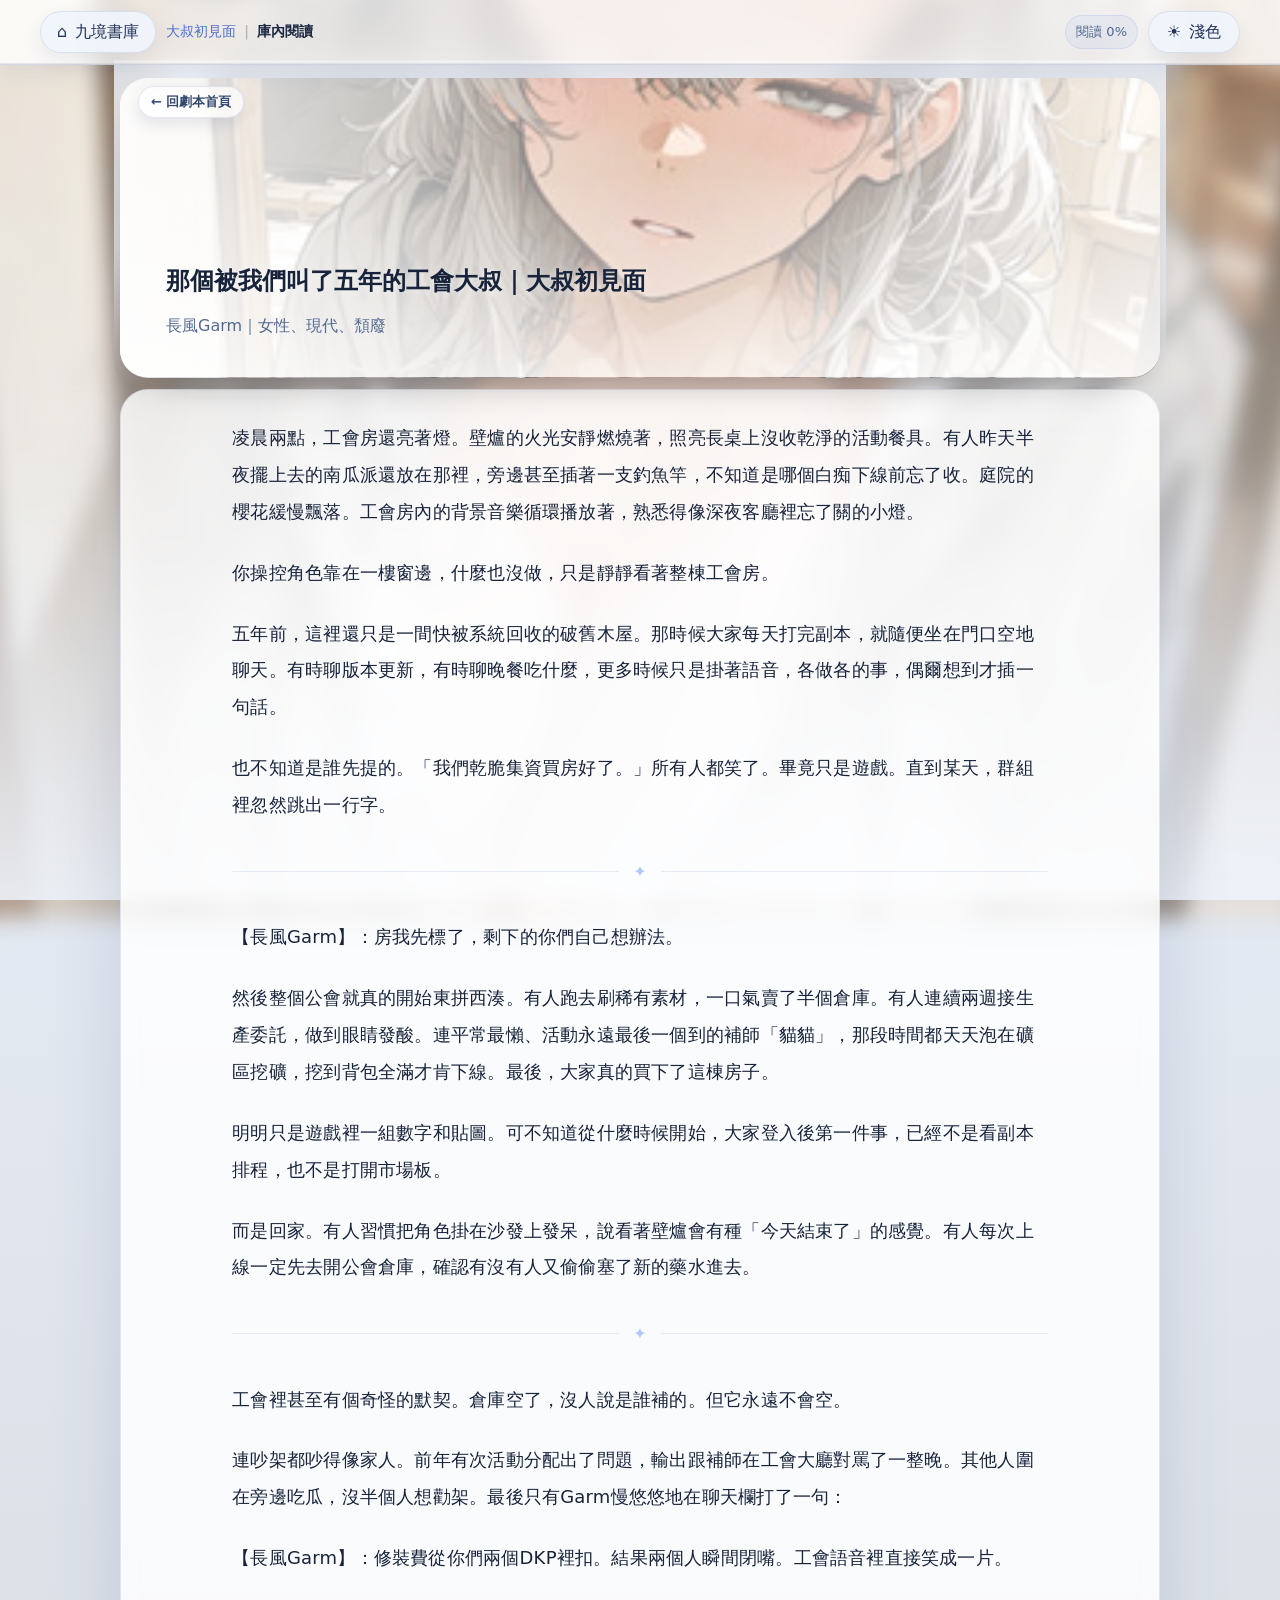
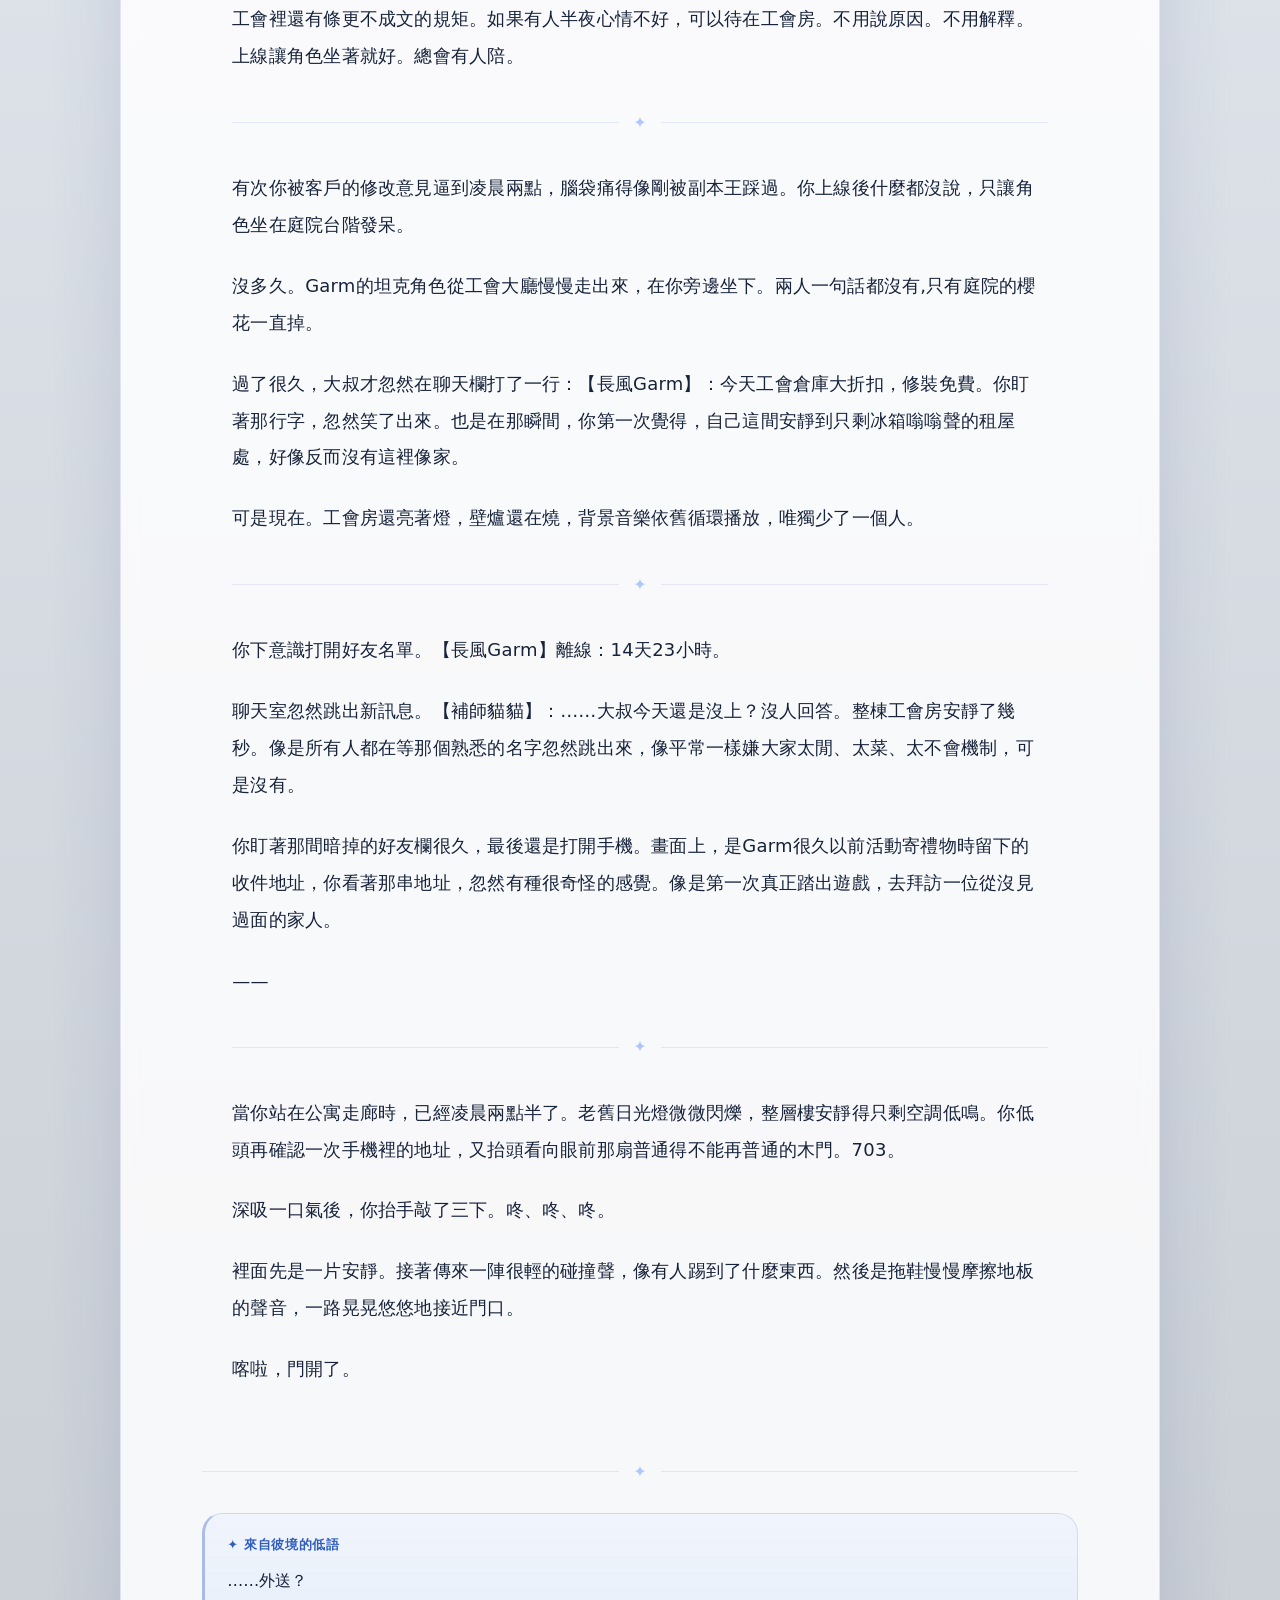
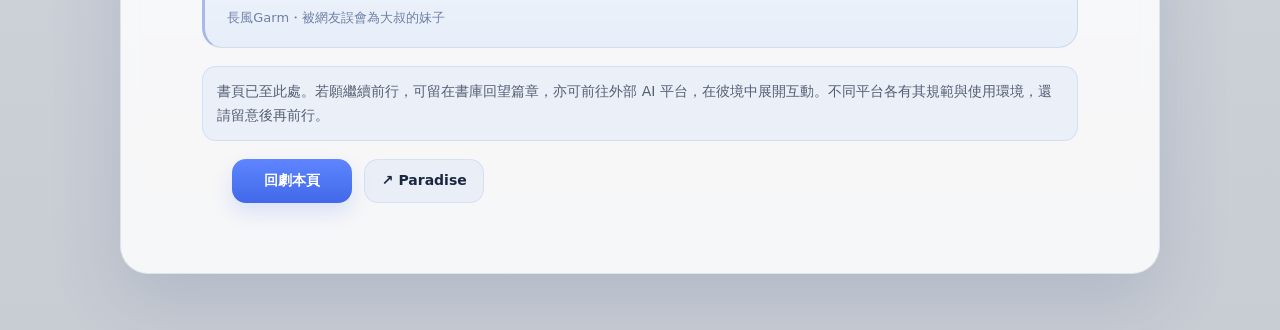
<file: pages/scripts/reading.html>
<!DOCTYPE html>
<html lang="zh-Hant">
<head>
  <meta charset="utf-8" />
  <meta name="viewport" content="width=device-width, initial-scale=1" />
  <title>九境書庫｜AI 劇本庫內閱讀區</title>
  <meta name="description" content="九境書庫庫內閱讀區，在此細讀劇本內容，沉浸於故事之中。閱讀過程中，書庫將伴隨你前行，提供閱讀進度、劇本資訊與相關連結，讓你更深入地探索每一個故事的世界觀與角色。">
  <script async src="https://pagead2.googlesyndication.com/pagead/js/adsbygoogle.js?client=ca-pub-7357245778206687"
     crossorigin="anonymous"></script>
    <!-- Open Graph -->
  <meta property="og:title" content="九境書庫 NineSense Archive">
  <meta property="og:description" content="境有萬千，書藏於此。">
  <meta property="og:type" content="website">
  <meta property="og:url" content="https://bluesense.tw/ninesensearchive">
  <meta property="og:image" content="https://bluesense.tw/images/og-cover.jpg">
  <meta property="og:site_name" content="九境書庫">

  <!-- Twitter / X -->
  <meta name="twitter:card" content="summary_large_image">
  <meta name="twitter:title" content="九境書庫 NineSense Archive">
  <meta name="twitter:description" content="境有萬千，書藏於此。">
  <meta name="twitter:image" content="https://bluesense.tw/images/og-cover.jpg">
  <link rel="canonical" href="https://bluesense.tw/ninesensearchive">
  <meta name="theme-color" content="#0f0b12">

  <link rel="stylesheet" href="../../css/style.css?v=20260512-1" />
  <link rel="icon" type="image/png" sizes="64x64" href="/images/favicon.png?v=1">
</head>
<body class="has-topbar" data-page-type="reading">

  <div class="topbar">
    <div class="topbar-inner">
      <div class="topbar-left">
        <a class="home-link" href="./index.html" aria-label="回 九境書庫首頁">
          <span class="topbar-icon">⌂</span>
          <span>九境書庫</span>
        </a>
        <nav class="breadcrumb" id="breadcrumbNav"></nav>
      </div>
      <div class="topbar-right">
        <span class="reading-progress-label" id="readingProgressLabel">閱讀 0%</span>
        <button class="theme-toggle" type="button" id="themeToggle" aria-label="切換深色與淺色">
          <span class="topbar-icon" id="themeIcon">☾</span>
          <span id="themeText">深色</span>
        </button>
      </div>
    </div>
    <div class="reading-progress-track" aria-hidden="true">
      <div class="reading-progress-fill" id="readingProgressFill"></div>
    </div>
  </div>

  <div class="reading-wrap">
   <!--  <article class="reading-article">
      <h1 id="readingTitle">讀取中...</h1>
      <div class="meta" id="readingMeta">讀取中...</div>
      <div id="readingContent">
        <p>資料讀取中...</p>
      </div>
      <hr />
      <div class="btn-row" id="readingLinks"></div>
    </article> -->

    <div class="reading-fixed-stage" id="readingFixedStage">
      <a class="back-link" id="backToDetail" href="./index.html">← 回劇本首頁</a>

      <section class="reading-hero-banner" id="readingHeroBanner">
        <div class="reading-hero-shade"></div>
        <div class="reading-hero-copy">
          <h1 id="readingTitle">讀取中...</h1>
          <div class="meta" id="readingMeta">讀取中...</div>
        </div>
      </section>
    </div>

    <article class="reading-article">
      <div class="reading-content" id="readingContent">
        <p>資料讀取中...</p>
      </div>

      <div class="reading-realm-divider" aria-hidden="true">
        <span>✦</span>
      </div>

      <section class="reading-afterword" id="readingAfterword" hidden>
        <div class="reading-afterword-label">✦ 來自彼境的低語</div>
        <div class="reading-afterword-content" id="readingOpeningLine">讀取中...</div>
        <div class="reading-afterword-speaker" id="readingOpeningSpeaker">角色</div>
      </section>

      <section class="reading-exit">
        <div class="reading-exit-note" id="readingExitNote">
          書頁已至此處。若願繼續前行，可留在書庫回望篇章。
        </div>
        <div class="btn-row reading-link-row" id="readingLinks"></div>
      </section>
    </article>
  </div>

  <script>
    const titleEl = document.getElementById('readingTitle');
    const metaEl = document.getElementById('readingMeta');
    const contentEl = document.getElementById('readingContent');
    const linksEl = document.getElementById('readingLinks');
    const backToDetailEl = document.getElementById('backToDetail');
    const breadcrumbNav = document.getElementById('breadcrumbNav');
    const heroBannerEl = document.getElementById('readingHeroBanner');
    const readingAfterword = document.getElementById('readingAfterword');
    const readingOpeningLine = document.getElementById('readingOpeningLine');
    const readingOpeningSpeaker = document.getElementById('readingOpeningSpeaker');
    const readingProgressFill = document.getElementById('readingProgressFill');
    const readingProgressLabel = document.getElementById('readingProgressLabel');
    const readingFixedStage = document.getElementById('readingFixedStage');
    const readingExitNote = document.getElementById('readingExitNote');

    const esc = s => String(s ?? '').replace(/[&<>\"]/g, m => ({
      '&':'&amp;',
      '<':'&lt;',
      '>':'&gt;',
      '"':'&quot;'
    }[m]));

    /* const getIdFromHash = () => decodeURIComponent(location.hash.replace('#', '').trim()); */

    function getIdFromUrl() {
      const params = new URLSearchParams(location.search);

      const id = params.get('id');

      if (id) {
        return decodeURIComponent(id.trim());
      }

      return decodeURIComponent(
        location.hash.replace('#', '').trim()
      );
    }

    function hideReadingAfterword() {
      if (readingAfterword) readingAfterword.hidden = true;
    }

    function buildMeta(item) {
      const parts = [];

      if (item.world) {
        parts.push(item.world);
      }

      if (item.character) {
        parts.push(item.character);
      }

      if (item.date) {
        parts.push(item.date);
      }

      if (Array.isArray(item.tags) && item.tags.length) {
        parts.push(item.tags.join('、'));
      }

      return parts.join('｜');
    }

    function renderBreadcrumb(item, id) {
      const titleText = item.nodeTitle || item.title || '劇本介紹頁';

      const link = (href, text) => `<a href="${href}">${esc(text)}</a>`;
      const current = (text) => `<span class="current">${esc(text)}</span>`;
      const sep = () => `<span class="separator">|</span>`;

      breadcrumbNav.innerHTML = [
        link( `./detail.html?id=${encodeURIComponent(id)}`, titleText),
        sep(),
        current('庫內閱讀')
      ].join('');
    }

    function updateReadingStageSpace() {
      if (!readingFixedStage) return;
      const stageHeight = Math.ceil(readingFixedStage.getBoundingClientRect().height);
      document.documentElement.style.setProperty('--reading-stage-height', `${stageHeight}px`);
    }

    function updateReadingProgress() {
      const doc = document.documentElement;
      const scrollTop = window.scrollY || doc.scrollTop || 0;
      const maxScroll = Math.max(1, doc.scrollHeight - window.innerHeight);
      const ratio = Math.min(1, Math.max(0, scrollTop / maxScroll));
      const percent = Math.round(ratio * 100);

      if (readingProgressFill) {
        readingProgressFill.style.transform = `scaleX(${ratio})`;
      }

      if (readingProgressLabel) {
        readingProgressLabel.textContent = `閱讀 ${percent}%`;
      }

      /* // 背景微視差：不是淡化，而是讓遠景慢慢漂移。
      document.documentElement.style.setProperty('--reading-bg-y', `${52 + ratio * 8}%`);
      document.documentElement.style.setProperty('--reading-bg-scale', `${1.04 + ratio * 0.025}`);
 */
      document.body.classList.toggle('is-reading-scrolled', scrollTop > 24);
    }

    let readingProgressRaf = null;

    function requestReadingProgressUpdate() {
      if (readingProgressRaf) return;
      readingProgressRaf = requestAnimationFrame(() => {
        readingProgressRaf = null;
        updateReadingProgress();
      });
    }

    async function initReadingPage() {
      let id = getIdFromUrl();
      /* let id = getIdFromHash(); */

     /*  if (!id) {
        titleEl.textContent = '找不到劇本';
        metaEl.textContent = '';
        contentEl.innerHTML = '<p>沒有選擇藏書。目前不知道要讀哪一本。</p>';
        linksEl.innerHTML = '';
        hideReadingAfterword();
        return;
      } */

      try {
        const [scriptsRes, contentRes] = await Promise.all([
          fetch('../../data/scripts/scripts.json'),
          fetch('../../data/scripts/script-content.json')
        ]);

        const [scriptsData, contentData] = await Promise.all([
          scriptsRes.json(),
          contentRes.json()
        ]);

        if (!id) {
          const safeItems = scriptsData.filter(item => item.nsfw !== true);

          const featuredItem = safeItems.find(item =>
            item.featured === true ||
            item.featured === 'true' ||
            item.featured === 1
          );

          const recentItem = [...safeItems]
            .sort((a, b) =>
              new Date(b.updatedDate || b.createdDate || b.date || 0) -
              new Date(a.updatedDate || a.createdDate || a.date || 0)
            )[0];

          id = featuredItem?.id || recentItem?.id || safeItems[0]?.id || scriptsData[0]?.id || '';

          if (id) {
            /* history.replaceState({}, '', `#${encodeURIComponent(id)}`); */
            history.replaceState(  {},  '',  `?id=${encodeURIComponent(id)}`);
          }
        }

        const scriptItem = scriptsData.find(item => item.id === id);
        const contentItem = contentData.find(item => item.id === id);

        if (!scriptItem) {
          titleEl.textContent = '找不到劇本資料';
          metaEl.textContent = '';
          contentEl.innerHTML = '<p>scripts.json 裡找不到這個 id。</p>';
          linksEl.innerHTML = '';
          hideReadingAfterword();
          return;
        }

        const pageTitle = scriptItem.nodeTitle
          ? `${scriptItem.title}｜${scriptItem.nodeTitle}`
          : scriptItem.title;

        titleEl.textContent = pageTitle;
        metaEl.textContent = buildMeta(scriptItem);
        document.title = `${pageTitle}｜庫內閱讀`;
        applyReadingCover(scriptItem);

        if (contentItem && Array.isArray(contentItem.content) && contentItem.content.length) {
          contentEl.innerHTML = contentItem.content
            .map((p, index) => `
              ${index > 0 && index % 4 === 0 ? '<div class="reading-inline-divider" aria-hidden="true"><span>✦</span></div>' : ''}
              <p>${esc(p)}</p>
            `)
            .join('');
        } else {
          contentEl.innerHTML = '<p>這篇還沒有庫內閱讀內容。</p>';
        }

        if (scriptItem.openingLine) {
          readingAfterword.hidden = false;
          readingOpeningLine.textContent = scriptItem.openingLine;
          readingOpeningSpeaker.textContent =
            [scriptItem.character, scriptItem.characterSummary].filter(Boolean).join('・') || '角色';
        } else {
          readingAfterword.hidden = true;
        }

        /*const detailHref = `./detail.html#${encodeURIComponent(id)}`;
        backToDetailEl.href = detailHref;

         if (Array.isArray(scriptItem.links) && scriptItem.links.length) {
          linksEl.innerHTML = scriptItem.links.map((link, index) => `
            <a
              class="btn ${index === 0 ? 'primary' : 'ghost'}"
              href="${esc(link.url)}"
              target="_blank"
              rel="noreferrer"
            >${esc(link.name)}</a>
          `).join('');
        } else {
          linksEl.innerHTML = '';
        } */

       /*  const detailHref = `./detail.html#${encodeURIComponent(id)}`; */
       const detailHref = `./detail.html?id=${encodeURIComponent(id)}`;
        backToDetailEl.href = detailHref;

        const hasExternalLinks =
          Array.isArray(scriptItem.links) && scriptItem.links.length > 0;

        if (readingExitNote) {
          readingExitNote.textContent = hasExternalLinks
            ? '書頁已至此處。若願繼續前行，可留在書庫回望篇章，亦可前往外部 AI 平台，在彼境中展開互動。不同平台各有其規範與使用環境，還請留意後再前行。'
            : '書頁已至此處。若願繼續前行，可留在書庫回望篇章。';
        }

        const internalBtn = `
          <a
            class="btn primary"
            href="${detailHref}"
          >回劇本頁</a>
        `;

        const externalBtns = hasExternalLinks
          ? scriptItem.links.map(link => `
              <a
                class="btn ghost external-link"
                href="${esc(link.url)}"
                target="_blank"
                rel="noreferrer"
              >↗ ${esc(link.name)}</a>
            `).join('')
          : '';

        linksEl.innerHTML = internalBtn + externalBtns;

        renderBreadcrumb(scriptItem, id);

      } catch (error) {
        console.error(error);
        titleEl.textContent = '讀取失敗';
        metaEl.textContent = '';
        contentEl.innerHTML = '<p>JSON 資料載入失敗。請確認檔案路徑與格式。</p>';
        linksEl.innerHTML = '';
        hideReadingAfterword();
      }
    }

    function getReadingCover(item) {
       const raw =
        item.cover ||
        item.image ||
        item.coverPath ||
        item.thumbnail ||
        '';

      if (!raw) return '';
      if (/^https?:\/\//i.test(raw)) return raw;

      let path = raw.trim();

      if (path.startsWith('./')) path = path.slice(2);
      if (path.startsWith('/')) path = path.slice(1);

      if (path.startsWith('data/')) {
        return new URL(`../../${path}`, location.href).href;
      }

      return new URL(path, location.href).href;
    }

    function applyReadingCover(item) {
      const cover = getReadingCover(item);
      console.log('reading cover:', cover);

      if (!cover) {
        document.body.classList.remove('has-reading-cover');
        document.documentElement.style.removeProperty('--reading-cover-url');
        if (heroBannerEl) heroBannerEl.classList.add('no-cover');
        return;
      }

      document.body.classList.add('has-reading-cover');
      document.documentElement.style.setProperty(
        '--reading-cover-url',
        `url("${cover}")`
      );

      if (heroBannerEl) {
        heroBannerEl.classList.remove('no-cover');
      }
    }

    initReadingPage().finally(() => {
      updateReadingStageSpace();
      updateReadingProgress();
      setTimeout(() => {
        updateReadingStageSpace();
        updateReadingProgress();
      }, 120);
    });

    window.addEventListener('scroll', requestReadingProgressUpdate, { passive: true });
    window.addEventListener('resize', () => {
      updateReadingStageSpace();
      requestReadingProgressUpdate();
    });

    if ('ResizeObserver' in window && readingFixedStage) {
      const stageObserver = new ResizeObserver(() => {
        updateReadingStageSpace();
        requestReadingProgressUpdate();
      });
      stageObserver.observe(readingFixedStage);
    }
  </script>

  <script>
    (function () {
      const key = "site-theme";
      const html = document.documentElement;
      const toggle = document.getElementById("themeToggle");
      const text = document.getElementById("themeText");
      const icon = document.getElementById("themeIcon");

      function applyTheme(theme) {
        html.setAttribute("data-theme", theme);
        if (text) text.textContent = theme === "light" ? "淺色" : "深色";
        if (icon) icon.textContent = theme === "light" ? "☀" : "☾";
      }

      const saved = localStorage.getItem(key);
      const prefersLight = window.matchMedia && window.matchMedia("(prefers-color-scheme: light)").matches;
      applyTheme(saved || (prefersLight ? "light" : "dark"));

      if (toggle) {
        toggle.addEventListener("click", function () {
          const current = html.getAttribute("data-theme") === "light" ? "light" : "dark";
          const next = current === "light" ? "dark" : "light";
          localStorage.setItem(key, next);
          applyTheme(next);
        });
      }
    })();
  </script>
<script src="./protect.js"></script>
</body>
</html>
</file>
<file: css/style.css>
:root{
  --bg:#07111f;
  --bg-soft:#0b1830;
  --panel:rgba(10,22,44,.88);
  --panel-2:rgba(17,32,62,.92);
  --line:rgba(120,150,220,.22);
  --text:#e8eefc;
  --text-soft:rgba(232,238,252,.72);
  --muted:#9eb1d4;
  --accent:#8fb0ff;
  --chip:#12203a;
  --shadow:0 10px 30px rgba(0,0,0,.28);
  --wood-1:#8b5a2b;
  --wood-2:#5c3a1e;
  --wood-3:#9b6b43;
  --wood-4:#6a4428;
  --book-text:#f5e8d1;
  --cover-bottom:#0a1733;
}

[data-theme="light"]{
  --bg:#eef3fb;
  --bg-soft:#dde7f5;
  --panel:rgba(255,255,255,.90);
  --panel-2:rgba(247,250,255,.96);
  --line:rgba(70,95,145,.16);
  --text:#1b2740;
  --text-soft:rgba(27,39,64,.72);
  --muted:#6e80a8;
  --accent:#4d6fd1;
  --chip:#dfe8f7;
  --shadow:0 10px 30px rgba(30,50,90,.14);
  --wood-1:#a56c37;
  --wood-2:#6d4725;
  --wood-3:#ae7a4f;
  --wood-4:#805435;
  --book-text:#fff2dd;
}

*{box-sizing:border-box}
html,body{margin:0;padding:0}
html{
  background:
    radial-gradient(circle at top, color-mix(in srgb, var(--bg-soft) 80%, transparent), transparent 42%),
    linear-gradient(180deg, var(--bg), color-mix(in srgb, var(--bg) 84%, black));
}
body{
  min-height:100vh;
  font-family:system-ui,-apple-system,"Noto Sans TC","Microsoft JhengHei",sans-serif;
  color:var(--text);
  line-height:1.7;
  background:transparent;
  transition:background .25s ease,color .25s ease;
}
a{color:inherit;text-decoration:none}
img{display:block;max-width:100%}

.wrap{width:min(1180px,calc(100% - 32px));margin:0 auto}
.page-pad{padding:26px 0 40px}
body.has-topbar .wrap:first-of-type{padding-top:20px}

.hero-update{
  margin-top:10px;
  display:inline-flex;
  align-items:center;
  gap:8px;
  padding:7px 12px;
  border-radius:999px;
  font-size:13px;
  font-weight:600;
  color:#8bd3ff;
  background:rgba(80,140,255,.12);
  border:1px solid rgba(120,170,255,.25);
  box-shadow:0 6px 16px rgba(0,0,0,.12);
  cursor:pointer;
}

.hero-update:hover{
  transform:translateY(-1px);
  filter:brightness(1.05);
}

.hero-update::before{
  content:"✦";
  font-size:12px;
  opacity:.95;
}

[data-theme="light"] .hero-update{
  color:#2b5fc7;
  background:rgba(97,136,235,.10);
  border:1px solid rgba(97,136,235,.22);
  box-shadow:0 6px 14px rgba(50,75,130,.08);
}

.back-link{
  display:inline-block;
  margin-bottom:14px;
  font-size:14px;
  color:var(--text-soft);
}
.back-link:hover{color:var(--text)}

.hero{
  display:flex;
  align-items:end;
  justify-content:space-between;
  gap:16px;
  margin-bottom:18px;
}
.hero h1{margin:0 0 8px;font-size:34px;line-height:1.15}
.hero p{margin:0;color:var(--muted)}
.hero-badge{
  padding:10px 14px;
  border-radius:999px;
  background:rgba(149,184,255,.12);
  border:1px solid var(--line);
  color:var(--text);
  font-size:14px;
  box-shadow:0 8px 18px rgba(0,0,0,.12);
}
.muted,.sub,.foot{color:var(--text-soft)}

.panel{
  background:linear-gradient(180deg,rgba(14,26,48,.95),rgba(8,18,35,.94));
  border:1px solid var(--line);
  border-radius:22px;
  box-shadow:var(--shadow);
}
.bookshelf-entry{padding:22px}

.chips{display:flex;flex-wrap:wrap;gap:8px}
.chip{
  padding:4px 10px;
  border-radius:999px;
  background:var(--chip);
  border:1px solid var(--line);
  color:#cfe0ff;
  font-size:12px;
}

input,select,textarea,button{font:inherit;color:var(--text)}
input,select,textarea{
  width:100%;
  height:46px;
  border-radius:14px;
  border:1px solid var(--line);
  background:rgba(255,255,255,.04);
  color:var(--text);
  padding:0 14px;
  outline:none;
}
input::placeholder{color:#98add1}

.filter-bar{
  display:grid;
  grid-template-columns:1fr 220px;
  gap:12px;
  margin:18px 0 20px;
}

.topbar{
  position:sticky;
  top:0;
  z-index:50;
  backdrop-filter:blur(12px);
  background:color-mix(in srgb,var(--panel) 88%,transparent);
  border-bottom:1px solid var(--line);
  box-shadow:0 10px 30px -24px rgba(0,0,0,.45);
}
.topbar-inner{
  width:min(1200px,calc(100% - 32px));
  margin:0 auto;
  min-height:64px;
  display:flex;
  align-items:center;
  justify-content:space-between;
  gap:12px;
}
.topbar-left,.topbar-right{display:flex;align-items:center;gap:10px}
.topbar-icon{font-size:16px;line-height:1}

.home-link,
.theme-toggle,
.preview-toggle{
  display:inline-flex;
  align-items:center;
  justify-content:center;
  gap:8px;
  min-width:92px;
  height:42px;
  padding:0 16px;
  border-radius:999px;
  border:1px solid var(--line);
  background:color-mix(in srgb,var(--panel-2) 88%,transparent);
  color:var(--text);
  cursor:pointer;
  box-shadow:0 10px 30px -18px var(--shadow);
}
.home-link:hover,
.theme-toggle:hover,
.preview-toggle:hover{transform:translateY(-1px)}

.breadcrumb{
  display:flex;
  align-items:center;
  flex-wrap:wrap;
  gap:8px;
  font-size:14px;
  color:var(--text-soft);
}
.breadcrumb a{color:var(--accent)}
.breadcrumb a:hover{text-decoration:underline}
.breadcrumb .separator{opacity:.45}
.breadcrumb .current{color:var(--text);font-weight:600}

/* 標籤書脊 */
.tag-spine-wrap{
  position:relative;
  margin:0 0 18px;
  padding:14px 16px 12px;
  border-radius:18px;
  border:1px solid var(--line);
  background:rgba(255,255,255,.03);
}
.tag-spine-head{
  display:flex;
  align-items:center;
  justify-content:space-between;
  gap:12px;
  margin-bottom:12px;
  font-size:14px;
}
.tag-spines{
  display:flex;
  gap:10px;
  overflow-x:auto;
  padding:4px 2px 0;
  align-items:flex-end;
  padding-bottom:8px;
}
.tag-spines::-webkit-scrollbar{height:8px}
.tag-spines::-webkit-scrollbar-thumb{
  background:rgba(255,255,255,.14);
  border-radius:999px;
}
.tag-spine{
  flex:0 0 auto;
  min-width:42px;
  min-height:98px;
  padding:10px 8px;
  border:none;
  border-radius:8px 8px 4px 4px;
  background:linear-gradient(180deg,var(--wood-1),var(--wood-2));
  color:var(--book-text);
  writing-mode:vertical-rl;
  text-orientation:mixed;
  font-size:13px;
  font-weight:700;
  letter-spacing:.03em;
  box-shadow:inset -4px 0 5px rgba(0,0,0,.22),4px 8px 14px rgba(0,0,0,.18);
  cursor:pointer;
  transition:transform .18s ease,filter .18s ease;
}
.tag-spine:hover{transform:translateY(-4px);filter:brightness(1.06)}
.tag-spine.active{
  background:linear-gradient(180deg,#0ea5b7,#0b7285);
  color:#fff;
}
/* .tag-spine-wrap::after{
  content:"";
  display:block;
  height:16px;
  margin-top:8px;
  border-radius:10px;
  background:linear-gradient(180deg,var(--wood-3),var(--wood-4));
  box-shadow:inset 0 2px 4px rgba(255,255,255,.15), inset 0 -3px 6px rgba(0,0,0,.30);
}
 */
.tag-spine[data-tag="__new__"]{
  background:linear-gradient(180deg,#ff7a8f,#d94a67);
  color:#fff;
}

.tag-spine[data-tag="__new__"].active{
  background:linear-gradient(180deg,#ff8ca0,#e54866);
  color:#fff;
}

/* 卡片區 */
.wood-shelf{
  position:relative;
  background:linear-gradient(180deg,rgba(85,49,29,.4),rgba(47,27,16,.28));
  border:1px solid rgba(175,113,69,.24);
  border-radius:22px;
  padding:18px;
}
.entry-carousel{position:relative}
.entry-pages{
  display:flex;
  overflow-x:hidden;
  scroll-behavior:smooth;
}
.entry-page{
  flex:0 0 100%;
  min-width:100%;
  display:grid;
  grid-template-columns:repeat(4,minmax(0,1fr));
  grid-template-rows:repeat(2,320px);
  gap:16px;
  align-items:stretch;
}

.entry-card{
  position:relative;
  height:320px;
  border-radius:18px;
  overflow:hidden;
  display:flex;
  align-items:flex-end;
  padding:0;
  color:#fff;
  border:1px solid rgba(255,255,255,.12);
  box-shadow:0 12px 24px rgba(0,0,0,.22);
  isolation:isolate;
  transition:transform .18s ease, filter .18s ease, box-shadow .18s ease;
  background:none;
}

.entry-card:hover{
  transform:translateY(-4px);
  filter:brightness(1.02);
  box-shadow:0 18px 36px rgba(0,0,0,.28);
}
.entry-card-image,
.entry-card-fallback{
  position:absolute;
  inset:0;
  width:100%;
  height:100%;
  display:block;
}

.entry-card-image{
  object-fit:cover;
  object-position:center;
  transform:translateZ(0) scale(1.001);
  backface-visibility:hidden;
}

.entry-card-fallback{
  z-index:0;
}

.entry-card::before{
  content:"";
  position:absolute;
  inset:0;
  z-index:1;
  pointer-events:none;
  background:linear-gradient(
    to bottom,
    rgba(0,0,0,0) 40%,
    rgba(0,0,0,.18) 58%,
    rgba(0,0,0,.48) 74%,
    rgba(0,0,0,.82) 100%
  );
}

.entry-card::after{
  content:"";
  position:absolute;
  inset:0;
  z-index:3;
  border-radius:18px;
  box-shadow:inset 0 0 0 1px rgba(255,255,255,.12);
  pointer-events:none;
}

.entry-card-badge{
  position:absolute;
  left:14px;
  top:14px;
  z-index:4;
  padding:6px 10px;
  border-radius:10px;
  background:#0ea5b7;
  color:#fff;
  font-size:12px;
  font-weight:700;
  line-height:1;
  white-space:nowrap;
}

.entry-card-overlay{
  position:relative;
  z-index:4;
  width:100%;
  margin-top:auto;
  padding:18px 16px 16px;
}

.entry-card-world{
  margin:0 0 8px;
  font-size:12px;
  line-height:1.4;
  color:rgba(255,255,255,.82);
}

.entry-card-title{
  margin:0 0 10px;
  font-size:22px;
  line-height:1.25;
  font-weight:800;
  text-shadow:0 2px 10px rgba(0,0,0,.28);
  display:-webkit-box;
  -webkit-box-orient:vertical;
  -webkit-line-clamp:2;
  overflow:hidden;
}

.entry-card-summary{
  margin:0;
  font-size:14px;
  line-height:1.6;
  color:rgba(255,255,255,.92);
  text-shadow:0 1px 6px rgba(0,0,0,.22);
  display:-webkit-box;
  -webkit-box-orient:vertical;
  -webkit-line-clamp:3;
  overflow:hidden;
}

.carousel-arrow{
  position:absolute;
  top:50%;
  transform:translateY(-50%);
  z-index:5;
  width:44px;
  height:44px;
  border:none;
  border-radius:999px;
  background:rgba(8,18,35,.78);
  color:#fff;
  font-size:28px;
  line-height:1;
  cursor:pointer;
  border:1px solid rgba(255,255,255,.12);
  box-shadow:0 8px 18px rgba(0,0,0,.22);
}
.carousel-arrow.left{left:-10px}
.carousel-arrow.right{right:-10px}
.carousel-arrow:hover{background:rgba(18,34,65,.95)}
.carousel-arrow:disabled{opacity:.35;cursor:not-allowed}

.entry-hint-inside{
  position:absolute;
  left:18px;
  bottom:12px;
  margin:0;
  font-size:12px;
  color:var(--muted);
  z-index:2;
  pointer-events:none;
}

.carousel-dots{
  display:flex;
  justify-content:center;
  align-items:center;
  gap:8px;
  margin-top:8px;
  padding-bottom:18px;
}
.carousel-dot{
  width:10px;
  height:10px;
  border:none;
  border-radius:999px;
  background:rgba(255,255,255,.18);
  cursor:pointer;
}
.carousel-dot.active{
  background:#8fb0ff;
  transform:scale(1.15);
}

.entry-hint{
  margin:0;
  font-size:13px;
  color:var(--muted);
}
.empty{
  padding:26px 18px;
  border-radius:18px;
  border:1px dashed var(--line);
  color:var(--muted);
}

/* 預覽區 */
.preview-toolbar{
    display:flex;
    align-items:center;
    justify-content:space-between;
    gap:16px;
    margin:12px 0 10px;
}
.entry-preview-wrap.is-collapsed{display:none}
.entry-preview{margin-top:18px}
.entry-preview-card{
  display:grid;
  grid-template-columns:220px 1fr;
  gap:18px;
  align-items:stretch;
  padding:18px;
  border-radius:20px;
  background:linear-gradient(180deg,rgba(255,255,255,.035),rgba(255,255,255,.02));
  border:1px solid var(--line);
}
.entry-preview-cover{display:flex;align-items:center;justify-content:center}
.entry-preview-copy{
  display:flex;
  flex-direction:column;
  justify-content:center;
  min-width:0;
}
.entry-preview-kicker{
  font-size:12px;
  color:var(--muted);
  letter-spacing:.08em;
  text-transform:uppercase;
}
.entry-preview-copy h3{margin:6px 0 8px;font-size:24px;line-height:1.2}
.entry-preview-copy p{margin:0 0 12px;color:var(--muted)}
.entry-preview-meta{
  display:flex;
  flex-wrap:wrap;
  gap:12px;
  margin-top:12px;
  color:#cfe0ff;
  font-size:13px;
}
.entry-cover-image-wrap,
.entry-cover-art{
  width:176px;
  height:236px;
  border-radius:18px;
  overflow:hidden;
  border:1px solid rgba(255,255,255,.16);
  box-shadow:0 18px 30px rgba(0,0,0,.22), inset 0 1px 0 rgba(255,255,255,.08);
}
.entry-cover-image{
  width:100%;
  height:100%;
  object-fit:cover;
}
.entry-cover-art{
  position:relative;
  padding:16px 14px;
  background:linear-gradient(180deg,var(--wood-1),var(--wood-2));
  display:flex;
  flex-direction:column;
  justify-content:space-between;
  color:var(--book-text);
}
.entry-cover-art::before{
  content:"";
  position:absolute;
  inset:8px;
  border-radius:14px;
  border:1px solid rgba(255,255,255,.13);
  pointer-events:none;
}
.entry-cover-ornament{
  position:absolute;
  left:50%;
  top:16px;
  transform:translateX(-50%);
  width:62px;
  height:8px;
  border-top:1px solid rgba(255,255,255,.28);
  border-bottom:1px solid rgba(255,255,255,.12);
  opacity:.65;
}
.entry-cover-world{position:relative;padding-top:18px;font-size:12px;letter-spacing:.08em;opacity:.82}
.entry-cover-title{position:relative;font-size:24px;line-height:1.15;font-weight:800;text-shadow:0 2px 8px rgba(0,0,0,.18)}
.entry-cover-character{position:relative;font-size:13px;letter-spacing:.12em;opacity:.9}
.entry-cover-emblem{position:absolute;right:14px;bottom:12px;font-size:26px;opacity:.2}
.empty-preview{grid-template-columns:1fr}

/* 淺色專屬 */
[data-theme="light"] .topbar{
  background:rgba(255,255,255,.78);
  border-bottom:1px solid rgba(70,95,145,.12);
  box-shadow:0 8px 24px rgba(40,60,110,.08);
}
[data-theme="light"] .panel{
  background:linear-gradient(180deg,rgba(255,255,255,.88),rgba(246,249,255,.92));
  border:1px solid rgba(76,101,154,.14);
  box-shadow:0 18px 40px rgba(50,75,130,.08);
}
[data-theme="light"] .bookshelf-entry{
  background:linear-gradient(180deg,rgba(245,248,253,.92),rgba(237,243,251,.96));
}
[data-theme="light"] .hero p,
[data-theme="light"] .muted,
[data-theme="light"] .entry-hint,
[data-theme="light"] .entry-preview-kicker,
[data-theme="light"] .back-link{color:rgba(34,54,95,.68)}
[data-theme="light"] input,
[data-theme="light"] select,
[data-theme="light"] textarea{
  background:rgba(255,255,255,.92)!important;
  border:1px solid rgba(76,101,154,.16)!important;
  color:#203152!important;
  box-shadow:inset 0 1px 0 rgba(255,255,255,.7);
}
[data-theme="light"] input::placeholder{color:rgba(58,84,138,.45)}
[data-theme="light"] .tag-spine-wrap{
  background:linear-gradient(180deg,rgba(243,247,252,.95),rgba(235,242,250,.96));
  border:1px solid rgba(76,101,154,.14);
  box-shadow:inset 0 1px 0 rgba(255,255,255,.65);
}
/* [data-theme="light"] .tag-spine-wrap::after{
  background:linear-gradient(180deg,var(--wood-3),var(--wood-4));
  box-shadow:inset 0 2px 4px rgba(255,255,255,.18), inset 0 -3px 6px rgba(0,0,0,.18);
} */
[data-theme="light"] .wood-shelf{
  background:linear-gradient(180deg,rgba(245,236,229,.58),rgba(236,227,220,.52));
  border:1px solid rgba(150,102,66,.18);
}
[data-theme="light"] .entry-preview-card{
  background:linear-gradient(180deg,rgba(255,255,255,.88),rgba(243,247,252,.92));
  border:1px solid rgba(76,101,154,.14);
  box-shadow:0 14px 28px rgba(50,75,130,.08);
}
[data-theme="light"] .entry-preview-meta{color:#3a4f7d}
[data-theme="light"] .chip{
  background:rgba(223,232,247,.88);
  color:#2a426e;
  border:1px solid rgba(76,101,154,.14);
}
[data-theme="light"] .entry-card{
  border:1px solid rgba(76,101,154,.18);
  box-shadow:0 16px 28px rgba(52,76,130,.10);
}
[data-theme="light"] .entry-card::before{
  background:linear-gradient(
    to bottom,
    rgba(255,255,255,0) 42%,
    rgba(20,32,58,.08) 58%,
    rgba(16,24,40,.45) 76%,
    rgba(16,24,40,.72) 100%
  );
}
[data-theme="light"] .entry-card-title,
[data-theme="light"] .entry-card-summary,
[data-theme="light"] .entry-card-world{
  text-shadow:0 1px 3px rgba(0,0,0,.18);
}
[data-theme="light"] .carousel-arrow{
  background:rgba(255,255,255,.86);
  color:#29406d;
  border:1px solid rgba(76,101,154,.16);
  box-shadow:0 10px 20px rgba(40,60,110,.12);
}
[data-theme="light"] .carousel-arrow:hover{background:rgba(244,248,255,.96)}
[data-theme="light"] .carousel-dot{background:rgba(76,101,154,.20)}
[data-theme="light"] .carousel-dot.active{background:#5f84df}
[data-theme="light"] .preview-toggle,
[data-theme="light"] .theme-toggle,
[data-theme="light"] .home-link,
[data-theme="light"] .hero-badge{
  background:rgba(240,245,252,.92);
  color:#23365a;
  border:1px solid rgba(76,101,154,.14);
  box-shadow:0 8px 18px rgba(40,60,110,.08);
}
[data-theme="light"] .entry-cover-art{
  background:linear-gradient(180deg,#9f754b,#775033);
  color:#fff2dd;
}
[data-theme="light"] .entry-cover-art::before{border-color:rgba(255,255,255,.18)}

@media (max-width:1100px){
  .entry-page{grid-template-columns:repeat(3,minmax(0,1fr))}
}
@media (max-width:900px){
  .entry-page{
    grid-template-columns:repeat(2,minmax(0,1fr));
    grid-template-rows:repeat(2,300px);
  }
  .entry-card{height:300px}
  .entry-card-title{font-size:20px}
  .entry-card-summary{
    font-size:13px;
    -webkit-line-clamp:2;
  }
  .carousel-arrow.left{left:6px}
  .carousel-arrow.right{right:6px}
  .tag-spine-head{display:block}
}
@media (max-width:700px){
  .hero{display:block}
  .hero h1{font-size:28px}
  .filter-bar{grid-template-columns:1fr}
  .entry-preview-card{grid-template-columns:1fr}
  .entry-preview-cover{justify-content:flex-start}
  .entry-preview-copy h3{font-size:22px}
}
@media (max-width:600px){
  .entry-page{
    grid-template-columns:1fr;
    grid-template-rows:repeat(2,280px);
  }
  .entry-card{height:280px}
}

/*NFSW按紐設定*/
.nsfw-toggle{
  display:inline-flex;
  align-items:center;
  gap:8px;
  min-width:auto;
  height:36px;
  padding:0 12px;
  border-radius:999px;
  border:1px solid var(--line);
  background:rgba(255,255,255,.04);
  color:var(--text-soft);
  cursor:pointer;
  font-size:13px;
  box-shadow:none;
}

.nsfw-toggle:hover{
  color:var(--text);
  background:rgba(255,255,255,.08);
}

.nsfw-toggle .nsfw-dot{
  width:8px;
  height:8px;
  border-radius:999px;
  background:#6f86b6;
  opacity:.75;
}

.nsfw-toggle.is-on{
  color:#ffd5d5;
  border-color:rgba(255,120,120,.28);
  background:rgba(120,16,16,.18);
}

.nsfw-toggle.is-on .nsfw-dot{
  background:#ff6b6b;
  opacity:1;
}

.confirm-backdrop{
  position:fixed;
  inset:0;
  z-index:200;
  display:flex;
  align-items:center;
  justify-content:center;
  padding:24px;
  background:rgba(3,8,20,.55);
  backdrop-filter:blur(8px);
}

.confirm-backdrop[hidden]{
  display:none;
}

.confirm-modal{
  width:min(420px, calc(100% - 24px));
  padding:22px 20px 18px;
  border-radius:20px;
  border:1px solid var(--line);
  background:linear-gradient(180deg, rgba(16,26,46,.98), rgba(8,16,31,.98));
  box-shadow:0 24px 50px rgba(0,0,0,.34);
}

.confirm-modal h3{
  margin:0 0 10px;
  font-size:20px;
}

.confirm-modal p{
  margin:0;
  color:var(--muted);
}

.confirm-actions{
  display:flex;
  justify-content:flex-end;
  gap:12px;
  margin-top:20px;
}

body.modal-open{
  overflow:hidden;
}
.btn{
  appearance:none;
  border:none;
  outline:none;
  cursor:pointer;
  padding:8px 16px;
  border-radius:10px;
  font-size:14px;
  font-weight:600;
  transition:all .18s ease;
}

/* 取消 */
.btn.ghost{
  background:rgba(255,255,255,.08);
  color:var(--text-soft);
}

.btn.ghost:hover{
  background:rgba(255,255,255,.14);
  color:var(--text);
}

/* 確認 */
.btn.primary{
  background:#4f7cff;
  color:#fff;
}

.btn.primary:hover{
  background:#6a92ff;
}

[data-theme="light"] .nsfw-toggle{
  background:rgba(240,245,252,.92);
  color:#5d6f96;
  border:1px solid rgba(76,101,154,.14);
}

[data-theme="light"] .nsfw-toggle:hover{
  color:#23365a;
  background:rgba(246,249,255,.98);
}

[data-theme="light"] .nsfw-toggle.is-on{
  color:#8a2f46;
  background:rgba(255,227,232,.92);
  border-color:rgba(192,96,124,.24);
}

[data-theme="light"] .confirm-backdrop{
  background:rgba(23,35,58,.18);
}

[data-theme="light"] .confirm-modal{
  background:linear-gradient(180deg, rgba(255,255,255,.96), rgba(244,248,255,.98));
  box-shadow:0 18px 40px rgba(50,75,130,.12);
}

[data-theme="light"] .btn.ghost{
  background:rgba(0,0,0,.06);
  color:#5d6f96;
}

[data-theme="light"] .btn.ghost:hover{
  background:rgba(0,0,0,.1);
  color:#23365a;
}

[data-theme="light"] .btn.primary{
  background:#3b5ed7;
}

[data-theme="light"] .btn.primary:hover{
  background:#5676e8;
}

/*底部資訊BAR*/
.site-footer{
  margin-top:40px;
  padding:20px 0;
  border-top:1px solid var(--line);
  background:rgba(0,0,0,.15);
}

.footer-inner{
  width:min(1200px,92%);
  margin:0 auto;
  display:grid;
  grid-template-columns:1fr auto 1fr;
  align-items:center;
  gap:20px;
}

.footer-left{
  display:flex;
  align-items:center;
  gap:14px;
  flex-wrap:wrap; /* 小螢幕才換行 */
  justify-self:start;
}

.footer-title{
  font-size:14px;
  font-weight:700;
  margin:0;
}

.footer-meta{
  font-size:12px;
  color:var(--muted);
  display:flex;
  gap:10px;
}

.footer-meta span:not(:last-child)::after{
  content:"·";
  margin-left:8px;
  color:var(--muted);
}

.footer-center{
  justify-self:center;
  display:flex;
  gap:18px;
}

.footer-center a{
  color:var(--text-soft);
  text-decoration:none;
}

.footer-center a:hover{
  color:var(--text);
}

.footer-right{
  font-size:12px;
  color:var(--muted);
  justify-self:end;
}

[data-theme="light"] .site-footer{
  background:rgba(255,255,255,.7);
}

/*新增劇本 卡片上貼上NEW記號*/
.entry-card-new{
  position:absolute;
  top:0;
  right:0;
  z-index:4;
  padding:6px 10px 5px;
  font-size:10px;
  font-weight:800;
  line-height:1;
  letter-spacing:.08em;
  color:#fff;
  background:linear-gradient(180deg,#ff6b7f,#e54866);
  border-radius:0 18px 0 10px;
  text-transform:uppercase;
  box-shadow:0 4px 10px rgba(229,72,102,.22);
}
/* .entry-card-new{
  position:absolute;
  top:8px;
  right:8px;
  z-index:4;
  height:22px;
  padding:0 10px 0 12px;
  display:inline-flex;
  align-items:center;
  justify-content:center;
  font-size:10px;
  font-weight:800;
  line-height:1;
  letter-spacing:.08em;
  color:#fff;
  background:linear-gradient(180deg,#ff6b7f,#e54866);
  border-radius:4px 8px 4px 4px;
  text-transform:uppercase;
  box-shadow:0 4px 10px rgba(229,72,102,.22);
  overflow:visible;
}

.entry-card-new::before{
  content:"";
  position:absolute;
  left:-8px;
  top:0;
  width:0;
  height:0;
  border-top:11px solid transparent;
  border-bottom:11px solid transparent;
  border-right:8px solid #ff6b7f;
}

.entry-card-new::after{
  content:"";
  position:absolute;
  inset:0;
  border-radius:4px 8px 4px 4px;
  box-shadow:inset 0 1px 0 rgba(255,255,255,.18);
  pointer-events:none;
} */

[data-theme="light"] .entry-card-new{
  background:linear-gradient(180deg,#ef5d79,#d93657);
  box-shadow:0 4px 10px rgba(217,54,87,.16);
}

[data-theme="light"] .entry-card-new::before{
  border-right-color:#ef5d79;
}

/* =========================
   世界觀下拉選單
   預設：深色模式
========================= */

#worldSelect{
  appearance:none;
  -webkit-appearance:none;
  -moz-appearance:none;

  background:
    linear-gradient(180deg, rgba(255,255,255,.03), rgba(255,255,255,.01)),
    #101a2d;

  color:#eef4ff;
  border:1px solid rgba(120,150,220,.22);
  box-shadow:inset 0 1px 0 rgba(255,255,255,.03);
}

#worldSelect option{
  background:#101a2d;
  color:#eef4ff;
}

#worldSelect option:checked{
  background:#22365f;
  color:#ffffff;
}

/* =========================
   淺色模式
========================= */

[data-theme="light"] #worldSelect{
  background:
    linear-gradient(180deg, rgba(255,255,255,.96), rgba(246,249,255,.98));

  color:#1c2b45;
  border:1px solid #cfd8ea;
  box-shadow:0 2px 6px rgba(50,75,130,.06);
}

[data-theme="light"] #worldSelect option{
  background:#ffffff;
  color:#1c2b45;
}

[data-theme="light"] #worldSelect option:checked{
  background:#dfeaff;
  color:#102040;
}

/* =========================
   劇本介紹頁
========================= */
[data-page-type="detail"] .script-grid{
  display:grid;
  grid-template-columns:280px minmax(0,1fr);
  gap:18px;
  align-items:start;
}

[data-page-type="detail"] .sidebar,
[data-page-type="detail"] .reader{
  padding:18px;
}

[data-page-type="detail"] .sidebar{
  position:sticky;
  top:84px;
}

[data-page-type="detail"] .group + .group{
  margin-top:18px;
  padding-top:18px;
  border-top:1px solid var(--line);
}

[data-page-type="detail"] .group h3{
  margin:0;
  font-size:15px;
  line-height:1.2;
}

[data-page-type="detail"] .bookcase{
  border-radius:18px;
  border:1px solid rgba(175,113,69,.24);
  background:linear-gradient(180deg,rgba(85,49,29,.4),rgba(47,27,16,.28));
  padding:16px 14px 18px;
}

[data-page-type="detail"] .book-shelf{
  display:flex;
  align-items:flex-end;
  gap:10px;
  min-height:150px;
  overflow-x:auto;
  padding-bottom:14px;
  position:relative;
}

[data-page-type="detail"] .book-shelf::after{
  content:"";
  position:absolute;
  left:0;
  right:0;
  bottom:0;
  height:12px;
  border-radius:8px;
  background:linear-gradient(180deg,var(--wood-3),var(--wood-4));
  box-shadow:inset 0 2px 4px rgba(255,255,255,.15), inset 0 -3px 6px rgba(0,0,0,.30);
}

[data-page-type="detail"] .book{
  position:relative;
  flex:0 0 auto;
  width:44px;
  height:136px;
  border:none;
  border-radius:8px 8px 4px 4px;
  color:var(--book-text);
  writing-mode:vertical-rl;
  text-orientation:mixed;
  font-size:13px;
  font-weight:700;
  letter-spacing:.03em;
  box-shadow:inset -4px 0 5px rgba(0,0,0,.22),4px 8px 14px rgba(0,0,0,.18);
  cursor:pointer;
  transition:transform .18s ease,filter .18s ease;
  z-index:1;
}

[data-page-type="detail"] .book:hover{
  transform:translateY(-4px);
  filter:brightness(1.06);
}

[data-page-type="detail"] .book.active{
  outline:2px solid rgba(255,255,255,.75);
  outline-offset:-3px;
}

[data-page-type="detail"] .book span{
  display:block;
  margin:auto;
}

[data-page-type="detail"] .node-list{
  display:flex;
  flex-direction:column;
  gap:10px;
}

[data-page-type="detail"] .node-card{
  width:100%;
  text-align:left;
  border:1px solid rgba(120,150,220,.28);
  background:linear-gradient(180deg,rgba(23,40,74,.9),rgba(15,28,55,.92));
  color:var(--text);
  border-radius:18px;
  padding:16px 16px 14px;
  cursor:pointer;
  transition:transform .18s ease,border-color .18s ease,background .18s ease;
}

[data-page-type="detail"] .node-card:hover{
  transform:translateY(-2px);
  border-color:rgba(150,180,255,.4);
}

[data-page-type="detail"] .node-card.active{
  border-color:#8fb0ff;
  box-shadow:0 10px 24px rgba(0,0,0,.18);
}

[data-page-type="detail"] .node-card h4{
  margin:0 0 8px;
  font-size:16px;
  line-height:1.25;
}

[data-page-type="detail"] .node-card p{
  margin:0;
  font-size:13px;
  line-height:1.6;
  color:var(--muted);
}

[data-page-type="detail"] .path-box{
  min-height:42px;
  display:flex;
  align-items:center;
  padding:0 14px;
  border-radius:14px;
  border:1px dashed var(--line);
  background:rgba(255,255,255,.02);
  color:var(--text-soft);
  font-size:13px;
  word-break:break-all;
}

[data-page-type="detail"] .reader-head{
  display:flex;
  align-items:flex-start;
  justify-content:space-between;
  gap:16px;
  padding-bottom:16px;
  border-bottom:1px solid var(--line);
  margin-bottom:16px;
}

[data-page-type="detail"] .reader-kicker{
  font-size:14px;
  color:var(--muted);
  margin-bottom:6px;
}

[data-page-type="detail"] .reader-head h2{
  margin:0 0 10px;
  font-size:28px;
  line-height:1.2;
}

[data-page-type="detail"] .reader-head p{
  margin:0;
  color:var(--muted);
}

[data-page-type="detail"] .reader-body{
  display:flex;
  flex-direction:column;
  gap:14px;
}

[data-page-type="detail"] .bubble{
  border-radius:20px;
  padding:18px 18px 14px;
  background:linear-gradient(180deg,rgba(34,55,98,.88),rgba(24,40,73,.9));
  border:1px solid rgba(120,150,220,.24);
}

[data-page-type="detail"] .speaker{
  margin-top:10px;
  font-size:13px;
  color:var(--muted);
}

[data-page-type="detail"] .novel-block{
  padding-top:14px;
  border-top:1px solid var(--line);
}

[data-page-type="detail"] .novel-head{
  display:flex;
  align-items:center;
  justify-content:space-between;
  gap:12px;
  margin-bottom:12px;
}

[data-page-type="detail"] .novel-head h3{
  margin:0;
  font-size:16px;
}

[data-page-type="detail"] .novel-content p{
  margin:0 0 14px;
}

[data-page-type="detail"] .btn-row{
  display:flex;
  flex-wrap:wrap;
  gap:12px;
  margin-top:16px;
}

[data-page-type="detail"] .btn{
  display:inline-flex;
  align-items:center;
  justify-content:center;
  min-width:92px;
  height:40px;
  padding:0 16px;
  border-radius:14px;
  text-decoration:none;
}

/* =========================
   站內閱讀頁
========================= */
[data-page-type="reading"] .reading-wrap{
  width:min(860px,calc(100% - 32px));
  margin:0 auto;
  padding:26px 0 40px;
}

[data-page-type="reading"] .reading-article{
  padding:28px 30px;
  border-radius:24px;
  border:1px solid var(--line);
  background:linear-gradient(180deg,rgba(14,26,48,.95),rgba(8,18,35,.94));
  box-shadow:var(--shadow);
}

[data-page-type="reading"] .reading-article h1{
  margin:0 0 10px;
  font-size:34px;
  line-height:1.2;
}

[data-page-type="reading"] .reading-article .meta{
  margin-bottom:22px;
  color:var(--muted);
  font-size:14px;
}

[data-page-type="reading"] .reading-article p{
  margin:0 0 18px;
  font-size:18px;
  line-height:1.95;
}

[data-page-type="reading"] .reading-article hr{
  border:none;
  border-top:1px solid var(--line);
  margin:28px 0 20px;
}

[data-page-type="reading"] .btn-row{
  display:flex;
  flex-wrap:wrap;
  gap:12px;
}

[data-page-type="reading"] .btn{
  display:inline-flex;
  align-items:center;
  justify-content:center;
  min-width:120px;
  height:42px;
  padding:0 16px;
  border-radius:14px;
  text-decoration:none;
}

/* =========================
   劇本頁 淺色模式
========================= */
[data-theme="light"] [data-page-type="detail"] .bookcase,
[data-theme="light"] [data-page-type="detail"] .reader,
[data-theme="light"] [data-page-type="reading"] .reading-article{
  background:linear-gradient(180deg,rgba(255,255,255,.9),rgba(244,248,255,.95));
  border:1px solid rgba(76,101,154,.14);
  box-shadow:0 18px 40px rgba(50,75,130,.08);
}

[data-theme="light"] [data-page-type="detail"] .node-card,
[data-theme="light"] [data-page-type="detail"] .bubble{
  background:linear-gradient(180deg,rgba(239,244,252,.95),rgba(230,238,249,.98));
  border:1px solid rgba(76,101,154,.14);
}

[data-theme="light"] [data-page-type="detail"] .path-box{
  background:rgba(255,255,255,.75);
}

@media (max-width:980px){
  [data-page-type="detail"] .script-grid{
    grid-template-columns:1fr;
  }

  [data-page-type="detail"] .sidebar{
    position:static;
  }
}

@media (max-width:640px){
  [data-page-type="reading"] .reading-article{
    padding:22px 18px;
  }

  [data-page-type="reading"] .reading-article h1{
    font-size:28px;
  }

  [data-page-type="reading"] .reading-article p{
    font-size:17px;
  }
}

/* =========================
   劇本介紹頁 v2
========================= */
[data-page-type="detail"] .script-detail-layout{
  display:grid;
  grid-template-columns:280px minmax(0,1fr);
  gap:16px;
  align-items:start;
}

[data-page-type="detail"] .detail-sidebar,
[data-page-type="detail"] .detail-main{
  padding:18px;
}

[data-page-type="detail"] .detail-sidebar{
  position:sticky;
  top:84px;
}

[data-page-type="detail"] .detail-group + .detail-group{
  margin-top:18px;
  padding-top:18px;
  border-top:1px solid var(--line);
}

[data-page-type="detail"] .detail-group h3{
  margin:0;
  font-size:15px;
  line-height:1.2;
}

[data-page-type="detail"] .detail-section-head{
  display:flex;
  justify-content:space-between;
  align-items:center;
  gap:12px;
  margin-bottom:12px;
}

[data-page-type="detail"] .detail-bookcase{
  border-radius:18px;
  border:1px solid rgba(175,113,69,.24);
  background:linear-gradient(180deg,rgba(85,49,29,.4),rgba(47,27,16,.28));
  padding:16px 14px 18px;
}

[data-page-type="detail"] .detail-book-shelf{
  display:flex;
  align-items:flex-end;
  gap:10px;
  min-height:150px;
  overflow-x:auto;
  padding-bottom:14px;
  position:relative;
}

[data-page-type="detail"] .detail-book-shelf::after{
  content:"";
  position:absolute;
  left:0;
  right:0;
  bottom:0;
  height:12px;
  border-radius:8px;
  background:linear-gradient(180deg,var(--wood-3),var(--wood-4));
  box-shadow:inset 0 2px 4px rgba(255,255,255,.15), inset 0 -3px 6px rgba(0,0,0,.30);
}

[data-page-type="detail"] .detail-book{
  position:relative;
  flex:0 0 auto;
  width:44px;
  height:136px;
  border:none;
  border-radius:8px 8px 4px 4px;
  color:var(--book-text);
  writing-mode:vertical-rl;
  text-orientation:mixed;
  font-size:13px;
  font-weight:700;
  letter-spacing:.03em;
  box-shadow:inset -4px 0 5px rgba(0,0,0,.22),4px 8px 14px rgba(0,0,0,.18);
  cursor:pointer;
  transition:transform .18s ease,filter .18s ease;
  z-index:1;
}

[data-page-type="detail"] .detail-book:hover{
  transform:translateY(-4px);
  filter:brightness(1.06);
}

[data-page-type="detail"] .detail-book.active{
  outline:2px solid rgba(255,255,255,.75);
  outline-offset:-3px;
}

[data-page-type="detail"] .detail-book span{
  display:block;
  margin:auto;
}

[data-page-type="detail"] .detail-meta-card{
  display:flex;
  flex-direction:column;
  gap:12px;
  padding:14px;
  border-radius:16px;
  border:1px solid var(--line);
  background:rgba(255,255,255,.03);
}

[data-page-type="detail"] .meta-row{
  display:flex;
  flex-direction:column;
  gap:4px;
}

[data-page-type="detail"] .meta-label{
  font-size:12px;
  color:var(--muted);
  letter-spacing:.06em;
}

[data-page-type="detail"] .meta-value{
  color:var(--text);
  font-size:14px;
}

[data-page-type="detail"] .mono{
  font-family:ui-monospace,SFMono-Regular,Menlo,monospace;
  word-break:break-all;
}

[data-page-type="detail"] .detail-read-btn{
  width:100%;
}

[data-page-type="detail"] .detail-hero{
  padding-bottom:18px;
  border-bottom:1px solid var(--line);
  margin-bottom:22px;
}

[data-page-type="detail"] .detail-kicker{
  margin-bottom:8px;
  font-size:14px;
  color:var(--muted);
}

[data-page-type="detail"] .detail-hero-top{
  display:flex;
  align-items:flex-start;
  justify-content:space-between;
  gap:18px;
}

[data-page-type="detail"] .detail-main h1{
  margin:0 0 12px;
  font-size:26px;
  line-height:1.18;
}

[data-page-type="detail"] .detail-summary{
  margin:0;
  color:var(--muted);
}

[data-page-type="detail"] .detail-hero-cta{
  flex:0 0 auto;
}

[data-page-type="detail"] .detail-guide-grid{
  display:grid;
  gap:14px;
  margin-bottom:18px;
}

[data-page-type="detail"] .detail-guide-card{
  border-radius:20px;
  padding:18px 18px 14px;
  background:linear-gradient(180deg,rgba(34,55,98,.88),rgba(24,40,73,.9));
  border:1px solid rgba(120,150,220,.24);
}

[data-page-type="detail"] .detail-after-reading{
   position:relative;
  margin-top:30px;
  margin-bottom:18px;
  border-left:3px solid rgba(143,176,255,.45);
  background:linear-gradient(
    180deg,
    rgba(32,48,86,.88),
    rgba(20,34,66,.92)
  );
}
[data-page-type="detail"] .detail-after-reading::before{
  content:"";
  position:absolute;
  left:0;
  right:0;
  top:-16px;
  height:1px;
  background:rgba(120,150,220,.14);
}

[data-page-type="detail"] .guide-label{
  margin-bottom:10px;
  font-size:13px;
  color:#cfe0ff;
  letter-spacing:.05em;
  font-weight:700;
}

[data-page-type="detail"] .guide-content{
  font-size:16px;
  line-height:1.8;
}

[data-page-type="detail"] .guide-speaker{
  margin-top:10px;
  font-size:13px;
  color:var(--muted);
}

[data-page-type="detail"] .detail-reading-block{
  padding-top:0;
  border-top:none;
}

[data-page-type="detail"] .detail-reading-head{
   display:flex;
  justify-content:space-between;
  align-items:flex-start;
  gap:16px;
  margin-bottom:20px;
  padding-bottom:0;
  border-bottom:none;
}

[data-page-type="detail"] .detail-reading-head h3{
  margin:0 0 6px;
  font-size:18px;
}

[data-page-type="detail"] .detail-reading-head p{
  margin:0;
}

[data-page-type="detail"] .detail-date{
  color:var(--muted);
  white-space:nowrap;
}

[data-page-type="detail"] .detail-reading-content{
  max-width:760px;
}

[data-page-type="detail"] .detail-reading-content p{
  margin:0 0 16px;
  line-height:1.95;
  font-size:17px;
}

[data-page-type="detail"] .detail-tag-chips{
  margin-top:10px;
  padding-top:0;
  border-top:none;
}

[data-page-type="detail"] .detail-link-row{
  margin-top:18px;
}

[data-page-type="detail"] .btn-row{
  display:flex;
  flex-wrap:wrap;
  gap:12px;
}

[data-page-type="detail"] .btn{
  display:inline-flex;
  align-items:center;
  justify-content:center;
  min-width:92px;
  height:42px;
  padding:0 16px;
  border-radius:14px;
  text-decoration:none;
}

/* =========================
   劇本介紹頁 v2 淺色
========================= */
[data-theme="light"] [data-page-type="detail"] .detail-bookcase,
[data-theme="light"] [data-page-type="detail"] .detail-main,
[data-theme="light"] [data-page-type="detail"] .detail-sidebar{
  background:linear-gradient(180deg,rgba(255,255,255,.9),rgba(244,248,255,.95));
  border:1px solid rgba(76,101,154,.14);
  box-shadow:0 18px 40px rgba(50,75,130,.08);
}

[data-theme="light"] [data-page-type="detail"] .detail-guide-card{
  background:linear-gradient(180deg,rgba(239,244,252,.95),rgba(230,238,249,.98));
  border:1px solid rgba(76,101,154,.14);
}

[data-theme="light"] [data-page-type="detail"] .detail-meta-card{
  background:rgba(255,255,255,.72);
}

@media (max-width:980px){
  [data-page-type="detail"] .script-detail-layout{
    grid-template-columns:1fr;
  }

  [data-page-type="detail"] .detail-sidebar{
    position:static;
  }
}

@media (max-width:700px){
  [data-page-type="detail"] .detail-hero-top,
  [data-page-type="detail"] .detail-reading-head{
    display:block;
  }

  [data-page-type="detail"] .detail-hero-cta{
    margin-top:14px;
    display:inline-flex;
  }

  [data-page-type="detail"] .detail-main h1{
    font-size:24px;
  }

  [data-page-type="detail"] .detail-reading-content p{
    font-size:16px;
  }
}

/* =========================
   劇本介紹頁：章節下拉
========================= */

[data-page-type="detail"] .detail-sidebar select{
  appearance:none;
  -webkit-appearance:none;
  -moz-appearance:none;
  width:100%;
  height:44px;
  border-radius:14px;
  padding:0 42px 0 14px;
  background:
    linear-gradient(180deg, rgba(255,255,255,.03), rgba(255,255,255,.01)),
    #101a2d;
  color:#eef4ff;
  border:1px solid rgba(120,150,220,.22);
  box-shadow:inset 0 1px 0 rgba(255,255,255,.03);
}

[data-page-type="detail"] .detail-sidebar select option{
  background:#101a2d;
  color:#eef4ff;
}

[data-page-type="detail"] .detail-sidebar select option:checked{
  background:#22365f;
  color:#ffffff;
}

[data-theme="light"] [data-page-type="detail"] .detail-sidebar select{
  background:
    linear-gradient(180deg, rgba(255,255,255,.96), rgba(246,249,255,.98));
  color:#1c2b45;
  border:1px solid #cfd8ea;
  box-shadow:0 2px 6px rgba(50,75,130,.06);
}

[data-theme="light"] [data-page-type="detail"] .detail-sidebar select option{
  background:#ffffff;
  color:#1c2b45;
}

[data-theme="light"] [data-page-type="detail"] .detail-sidebar select option:checked{
  background:#dfeaff;
  color:#102040;
}

/* =========================
   劇本介紹頁 v2.1 左側控制區強化
========================= */

[data-page-type="detail"] .detail-group{
  position:relative;
}

[data-page-type="detail"] #leftSearch{
  margin-bottom:0;
}

[data-page-type="detail"] .detail-search-results{
  display:none;
  margin-top:10px;
  border-radius:16px;
  border:1px solid var(--line);
  background:linear-gradient(180deg,rgba(16,28,52,.98),rgba(10,18,36,.98));
  overflow:hidden;
  box-shadow:0 12px 28px rgba(0,0,0,.22);
}

[data-page-type="detail"] .detail-search-results.is-open{
  display:block;
}

[data-page-type="detail"] .detail-search-item{
  width:100%;
  text-align:left;
  padding:12px 14px;
  border:none;
  border-bottom:1px solid rgba(255,255,255,.05);
  background:transparent;
  color:var(--text);
  cursor:pointer;
}

[data-page-type="detail"] .detail-search-item:last-child{
  border-bottom:none;
}

[data-page-type="detail"] .detail-search-item:hover{
  background:rgba(255,255,255,.04);
}

[data-page-type="detail"] .detail-search-title{
  display:block;
  font-size:14px;
  font-weight:700;
  line-height:1.35;
}

[data-page-type="detail"] .detail-search-meta{
  display:block;
  margin-top:4px;
  font-size:12px;
  color:var(--muted);
}

[data-page-type="detail"] .detail-search-empty{
  padding:14px;
  font-size:13px;
  color:var(--muted);
}

[data-page-type="detail"] .detail-node-list{
  display:flex;
  flex-direction:column;
  gap:10px;
}

[data-page-type="detail"] .detail-node-item{
  width:100%;
  text-align:left;
  border:1px solid rgba(120,150,220,.2);
  background:linear-gradient(180deg,rgba(22,36,66,.92),rgba(15,26,48,.94));
  color:var(--text);
  border-radius:16px;
  padding:14px;
  cursor:pointer;
  transition:transform .18s ease,border-color .18s ease,background .18s ease;
  margin-right: 4px;
}

[data-page-type="detail"] .detail-node-item:hover{
  transform:translateY(-2px);
  border-color:rgba(150,180,255,.36);
}

[data-page-type="detail"] .detail-node-item.active{
  border-color:#8fb0ff;
  box-shadow:0 10px 24px rgba(0,0,0,.18);
}

[data-page-type="detail"] .detail-node-title{
  display:block;
  font-size:15px;
  font-weight:700;
  line-height:1.3;
}

[data-page-type="detail"] .detail-node-summary{
  display:block;
  margin-top:6px;
  font-size:13px;
  line-height:1.6;
  color:var(--muted);
}

[data-page-type="detail"] .detail-collapse-toggle{
  width:100%;
  display:flex;
  align-items:center;
  justify-content:space-between;
  gap:12px;
  border:none;
  background:transparent;
  color:var(--text);
  padding:0;
  cursor:pointer;
  font-size:15px;
  font-weight:700;
}

[data-page-type="detail"] .detail-collapse-icon{
  font-size:14px;
  color:var(--muted);
  transition:transform .18s ease;
}

[data-page-type="detail"] .toggle-btn[aria-expanded="true"] .detail-collapse-icon{
  transform:rotate(180deg);
}

[data-page-type="detail"] .detail-meta-card{
  margin-top:12px;
  transition:all .22s ease;
  overflow:hidden;
}

[data-page-type="detail"] .detail-meta-card.is-collapsed{
  max-height:0;
  padding-top:0;
  padding-bottom:0;
  margin-top:0;
  border:none;
  opacity:0;
}

[data-page-type="detail"] .detail-meta-card:not(.is-collapsed){
  max-height:360px;
  opacity:1;
}

[data-theme="light"] [data-page-type="detail"] .detail-search-results{
  background:linear-gradient(180deg,rgba(255,255,255,.98),rgba(244,248,255,.98));
  border:1px solid rgba(76,101,154,.14);
  box-shadow:0 14px 30px rgba(50,75,130,.10);
}

[data-theme="light"] [data-page-type="detail"] .detail-search-item:hover{
  background:rgba(80,110,170,.06);
}

[data-theme="light"] [data-page-type="detail"] .detail-node-item{
  background:linear-gradient(180deg,rgba(239,244,252,.95),rgba(230,238,249,.98));
  border:1px solid rgba(76,101,154,.14);
}

/* =========================
   detail page V3
========================= */
[data-page-type="detail"] .detail-sidebar-v3{
  display:flex;
  flex-direction:column;
  gap:18px;
}

[data-page-type="detail"] .detail-work-card{
  border:1px solid var(--line);
  border-radius:20px;
  padding:14px;
  background:linear-gradient(180deg,rgba(17,29,53,.95),rgba(10,19,36,.94));
  display:flex;
  flex-direction:column;
  gap:12px;
}

[data-page-type="detail"] .detail-work-cover{
  border-radius:16px;
  overflow:hidden;
  background:rgba(255,255,255,.03);
  min-height:180px;
}

[data-page-type="detail"] .detail-work-cover img{
  display:block;
  width:100%;
  aspect-ratio:3 / 4;
  object-fit:cover;
}

[data-page-type="detail"] .detail-cover-fallback{
  min-height:180px;
  display:flex;
  align-items:flex-end;
  padding:16px;
  color:#fff3db;
  font-size:20px;
  font-weight:700;
  line-height:1.25;
}

[data-page-type="detail"] .detail-work-world{
  font-size:13px;
  color:var(--muted);
  margin-bottom:4px;
}

[data-page-type="detail"] .detail-work-title{
  margin:0;
  font-size:22px;
  line-height:1.2;
}

[data-page-type="detail"] .detail-work-submeta{
  display:flex;
  flex-wrap:wrap;
  gap:8px 12px;
  margin-top:8px;
  font-size:13px;
  color:var(--muted);
}

[data-page-type="detail"] .detail-fav-btn{
  width:100%;
  height:40px;
  border-radius:14px;
  border:1px solid rgba(120,150,220,.24);
  background:rgba(255,255,255,.03);
  color:var(--text);
  cursor:pointer;
}

[data-page-type="detail"] .detail-fav-btn.is-active{
  border-color:#ff8fb5;
  color:#ffd5e3;
  background:rgba(255,120,170,.08);
}

[data-page-type="detail"] .detail-node-list.compact{
  gap:8px;
  padding: 6px 12px;
}

[data-page-type="detail"] .detail-node-list.compact .detail-node-item{
  padding:12px 13px;
  border-radius:14px;
}

[data-page-type="detail"] .detail-node-list.compact .detail-node-title{
  font-size:14px;
}

[data-page-type="detail"] .detail-node-list.compact .detail-node-summary{
  margin-top:4px;
  font-size:12px;
  line-height:1.55;
}

[data-page-type="detail"] .detail-explore-group{
  margin-top:auto;
}

[data-page-type="detail"] .detail-mini-worlds{
  margin-top:12px;
}

[data-page-type="detail"] .detail-mini-worlds-head{
  display:flex;
  justify-content:space-between;
  align-items:center;
  margin-bottom:10px;
  font-size:13px;
}

[data-page-type="detail"] .detail-bookcase.compact{
  padding:12px 10px 14px;
}

[data-page-type="detail"] .detail-book-shelf.compact{
  min-height:110px;
  gap:8px;
}

[data-page-type="detail"] .detail-book-shelf.compact .detail-book{
  width:38px;
  height:100px;
  font-size:12px;
}

[data-page-type="detail"] .detail-tool-row{
  display:flex;
  flex-direction:column;
  gap:10px;
  margin-top:14px;
}

[data-page-type="detail"] .detail-tool-row .btn{
  width:100%;
}

[data-theme="light"] [data-page-type="detail"] .detail-work-card{
  background:linear-gradient(180deg,rgba(255,255,255,.95),rgba(244,248,255,.96));
  border:1px solid rgba(76,101,154,.14);
  box-shadow:0 18px 40px rgba(50,75,130,.08);
}

/* detail page V3.5 */
[data-page-type="detail"] .detail-node-panel{
  overflow:hidden;
  transition:max-height .22s ease, opacity .22s ease, margin-top .22s ease;
  max-height:480px;
  opacity:1;
  margin-top:12px;
}

[data-page-type="detail"] .detail-node-panel.is-collapsed{
  max-height:0;
  opacity:0;
  margin-top:0;
}

[data-page-type="detail"] .detail-explore-results{
  display:flex;
  flex-direction:column;
  gap:8px;
  margin-top:12px;
}

[data-page-type="detail"] .detail-explore-results:empty{
  display:none;
}

 [data-page-type="detail"] .toggle-btn{
  width:100%;
  display:flex;
  align-items:center;
  gap:10px;
}

[data-page-type="detail"] .toggle-btn .muted{
  margin-left:auto;
} 

/* =========================
   detail page 查詢結果 V2
========================= */
[data-page-type="detail"] .explore-result-panel{
  margin-top:12px;
  padding:12px;
  border-radius:16px;
  border:1px solid var(--line);
  background:linear-gradient(180deg,rgba(16,28,52,.94),rgba(10,18,36,.95));
  box-shadow:0 10px 24px rgba(0,0,0,.16);
}

[data-page-type="detail"] .explore-result-head{
  display:flex;
  align-items:center;
  justify-content:space-between;
  gap:12px;
  margin-bottom:10px;
  font-size:13px;
}

[data-page-type="detail"] .explore-result-filters{
  display:flex;
  flex-wrap:wrap;
  gap:8px;
  margin-bottom:10px;
}

[data-page-type="detail"] .explore-filter-pill{
  display:inline-flex;
  align-items:center;
  height:24px;
  padding:0 10px;
  border-radius:999px;
  background:rgba(143,176,255,.10);
  border:1px solid rgba(143,176,255,.18);
  color:#cfe0ff;
  font-size:12px;
}

[data-page-type="detail"] .explore-result-list{
  display:flex;
  flex-direction:column;
  gap:8px;
}

[data-page-type="detail"] .explore-result-item{
  width:100%;
  text-align:left;
  padding:12px 13px;
  border:none;
  border-radius:14px;
  background:rgba(255,255,255,.03);
  border:1px solid rgba(255,255,255,.05);
  color:var(--text);
  cursor:pointer;
  transition:transform .18s ease, border-color .18s ease, background .18s ease;
}

[data-page-type="detail"] .explore-result-item:hover{
  transform:translateY(-1px);
  border-color:rgba(143,176,255,.28);
  background:rgba(255,255,255,.05);
}

[data-page-type="detail"] .explore-result-title{
  display:block;
  font-size:14px;
  font-weight:700;
  line-height:1.35;
}

[data-page-type="detail"] .explore-result-meta{
  display:block;
  margin-top:4px;
  font-size:12px;
  color:var(--muted);
}

[data-page-type="detail"] .explore-result-summary{
  display:block;
  margin-top:6px;
  font-size:12px;
  line-height:1.55;
  color:var(--text-soft);
}

/* 淺色 */
[data-theme="light"] [data-page-type="detail"] .explore-result-panel{
  background:linear-gradient(180deg,rgba(255,255,255,.96),rgba(244,248,255,.98));
  border:1px solid rgba(76,101,154,.14);
  box-shadow:0 14px 30px rgba(50,75,130,.08);
}

[data-theme="light"] [data-page-type="detail"] .explore-filter-pill{
  background:rgba(97,136,235,.08);
  border:1px solid rgba(97,136,235,.18);
  color:#3558b5;
}

[data-theme="light"] [data-page-type="detail"] .explore-result-item{
  background:rgba(255,255,255,.72);
  border:1px solid rgba(76,101,154,.10);
}

[data-theme="light"] [data-page-type="detail"] .explore-result-item:hover{
  background:rgba(248,251,255,.95);
  border-color:rgba(97,136,235,.22);
}

/* ===============================
   Detail Page V4 Sidebar
================================= */

.detail-sidebar{
  width:100%;
  min-width:0;
  display:flex;
  flex-direction:column;
  gap:14px;
}

.panel{
  background:linear-gradient(180deg,#091a3c,#08142f);
  border:1px solid rgba(120,170,255,.18);
  border-radius:22px;
  padding:16px;
}

.work-world{
  font-size:13px;
  color:#8fbaff;
  margin-bottom:4px;
}

.work-title{
  font-size:34px;
  line-height:1.15;
  margin:0 0 8px;
  color:#fff;
}

.work-sub{
  font-size:14px;
  color:#93a7d7;
  margin-bottom:14px;
}

.fav-btn{
  width:100%;
  height:46px;
  border-radius:14px;
  border:1px solid #ff7db8;
  background:transparent;
  color:#ffd4e8;
  cursor:pointer;
}

.side-group{
  padding:0;
  overflow:hidden;
}

.group-title{
  width:100%;
  display:flex;
  justify-content:space-between;
  align-items:center;
  padding:16px;
  background:none;
  border:none;
  color:#fff;
  font-size:16px;
  cursor:pointer;
}

.group-body{
  padding:0 16px 16px;
}

.chapter-card,
.mini-result{
  display:block;
  padding:12px;
  border-radius:14px;
  background:rgba(255,255,255,.03);
  border:1px solid rgba(120,170,255,.12);
  margin-bottom:10px;
  text-decoration:none;
  color:#fff;
}

.chapter-card strong,
.mini-result strong{
  display:block;
  font-size:15px;
  margin-bottom:4px;
}

.chapter-card small,
.mini-result small{
  color:#8ea2d1;
  line-height:1.45;
}

.chapter-card.active,
.mini-result.active{
  border-color:#86b7ff;
  background:rgba(90,140,255,.12);
}

/* .compact-info div{
  display:flex;
  justify-content:space-between;
  gap:10px;
  padding:7px 0;
  border-bottom:1px solid rgba(255,255,255,.04);
}

.compact-info label{
  color:#7f95c6;
}

.compact-info span{
  color:#fff;
} */
 
.compact-info{
  margin-top:12px;
  padding:0;
  border:none;
  background:none;
  border-radius:0;
}

.compact-info div{
  display:flex;
  justify-content:space-between;
  gap:12px;
  padding:12px 0;
  border-bottom:1px solid rgba(255,255,255,.06);
}

.compact-info div:first-child{
  border-top:1px solid rgba(255,255,255,.06);
}

.compact-info label{
  color:#7f95c6;
  flex:0 0 48px;
}

.compact-info span{
  color:#fff;
  text-align:right;
  flex:1;
  word-break:break-word;
}

.world-chip{
  width:100%;
  height:40px;
  border:none;
  border-radius:12px;
  background:#142a57;
  color:#dbe8ff;
  margin-bottom:10px;
  cursor:pointer;
}

.tool-stack{
  display:flex;
  flex-direction:column;
  gap:10px;
}

.tool-btn{
  height:46px;
  border:none;
  border-radius:14px;
  background:#13294f;
  color:#fff;
  cursor:pointer;
  text-decoration:none;
  display:flex;
  align-items:center;
  justify-content:center;
}

.tool-btn.ghost{
  background:#0f1f3b;
  color:#b8cbf5;
}

.world-select{
  width:100%;
  height:40px;
  border:none;
  border-radius:12px;
  background:#142a57;
  color:#dbe8ff;
  padding:0 14px;
  cursor:pointer;
}

.world-select:focus{
  outline:none;
  box-shadow:0 0 0 2px rgba(143,176,255,.22);
}

[data-theme="light"] .world-select{
  background:rgba(255,255,255,.9);
  color:#24385d;
  border:1px solid rgba(76,101,154,.14);
}

[data-page-type="detail"] .detail-explore-panel{
  overflow:hidden;
  transition:max-height .22s ease, opacity .22s ease, margin-top .22s ease, padding-top .22s ease, padding-bottom .22s ease;
  max-height:800px;
  opacity:1;
}

[data-page-type="detail"] .detail-explore-panel.is-collapsed{
  max-height:0;
  opacity:0;
  padding-top:0;
  padding-bottom:0;
  margin-top:0;
}

/* 下拉框預設顯示：全部世界觀 */
.world-select.is-placeholder{
  color:#8ea2d1;
}

.world-select:not(.is-placeholder){
  color:#dbe8ff;
}

[data-page-type="detail"] .world-select.is-placeholder{
  color:#8ea2d1 !important;
}

[data-page-type="detail"] .world-select:not(.is-placeholder){
  color:#dbe8ff !important;
}

/* 作品資訊：改成外框內的純分隔線資訊列 */
[data-page-type="detail"] .compact-info.detail-meta-card{
  margin-top:10px;
  padding:0 6px !important;
  border:none !important;
  background:none !important;
  border-radius:0 !important;
  box-shadow:none !important;
  gap:0 !important;
}

[data-page-type="detail"] .compact-info.detail-meta-card > div{
  display:grid;
  grid-template-columns:52px minmax(0,1fr);
  align-items:start;
  column-gap:16px;
  padding:12px 6px;
  border-bottom:1px solid rgba(255,255,255,.06);
}

[data-page-type="detail"] .compact-info.detail-meta-card > div:first-child{
  border-top:1px solid rgba(255,255,255,.06);
}

[data-page-type="detail"] .compact-info.detail-meta-card label{
  color:#7f95c6;
  line-height:1.6;
}

[data-page-type="detail"] .compact-info.detail-meta-card span{
  color:#fff;
  line-height:1.6;
  text-align:left;
  justify-self:start;
  max-width:150px;
  word-break:break-word;
}

[data-page-type="detail"] .compact-info.detail-meta-card #pathBox{
  font-family:ui-monospace, SFMono-Regular, Menlo, monospace;
  font-size:13px;
  opacity:.92;
}

[data-theme="light"] [data-page-type="detail"] .compact-info.detail-meta-card > div{
  border-bottom:1px solid rgba(76,101,154,.10);
}

[data-theme="light"] [data-page-type="detail"] .compact-info.detail-meta-card > div:first-child{
  border-top:1px solid rgba(76,101,154,.10);
}

[data-theme="light"] [data-page-type="detail"] .compact-info.detail-meta-card label{
  color:#6e80a8;
}

[data-theme="light"] [data-page-type="detail"] .compact-info.detail-meta-card span{
  color:#1b2740;
}

[data-page-type="detail"] .compact-info.detail-meta-card #pathBox{
  font-family:ui-monospace, SFMono-Regular, Menlo, monospace;
  font-size:13px;
}

/*作品資訊內風格 可點選修改*/
[data-page-type="detail"] .compact-info.detail-meta-card #metaStyle{
  display:flex;
  flex-wrap:wrap;
  justify-content:flex-start;
  gap:8px;
  max-width:none;
}

[data-page-type="detail"] .meta-style-tag{
  appearance:none;
  border:1px solid rgba(120,170,255,.22);
  background:rgba(255,255,255,.04);
  color:#dbe8ff;
  border-radius:999px;
  padding:4px 10px;
  font-size:12px;
  line-height:1.2;
  cursor:pointer;
  transition:transform .16s ease, background .16s ease, border-color .16s ease;
}

[data-page-type="detail"] .meta-style-tag:hover{
  transform:translateY(-1px);
  background:rgba(143,176,255,.10);
  border-color:rgba(143,176,255,.34);
}

[data-page-type="detail"] .meta-style-empty{
  color:var(--muted);
  font-size:13px;
}

[data-theme="light"] [data-page-type="detail"] .meta-style-tag{
  background:rgba(255,255,255,.78);
  color:#2a426e;
  border:1px solid rgba(76,101,154,.14);
}

[data-theme="light"] [data-page-type="detail"] .meta-style-tag:hover{
  background:rgba(97,136,235,.08);
  border-color:rgba(97,136,235,.22);
}

.search-box{
  width:100%;
  height:44px;
  border-radius:14px;
  border:1px solid rgba(120,170,255,.18);
  background:#0c1c3f;
  color:#fff;
  padding:0 14px;
  margin-bottom:12px;
}

.mini-section{
  margin-bottom:16px;
}

[data-page-type="detail"] .mini-title{
  margin-top:0;
  margin-bottom:8px;
  line-height:1.35;
}

[data-page-type="detail"] .explore-result-panel{
  margin-top:8px;
  padding:12px;
  border-radius:16px;
  border:1px solid var(--line);
  background:linear-gradient(180deg,rgba(16,28,52,.94),rgba(10,18,36,.95));
  box-shadow:0 10px 24px rgba(0,0,0,.16);
}

/* 延伸探索：整區統一節奏 */
[data-page-type="detail"] .detail-explore-panel{
  display:flex;
  flex-direction:column;
  gap:14px;
}

[data-page-type="detail"] .detail-explore-panel .search-box{
  margin-bottom:0;
}

[data-page-type="detail"] .detail-explore-panel .mini-section{
  margin-bottom:0;
}

[data-page-type="detail"] .detail-explore-panel .mini-title{
  margin:0 0 8px;
  line-height:1.35;
}

[data-page-type="detail"] .detail-explore-panel .detail-explore-results{
  margin-top:0;
}

[data-page-type="detail"] .detail-explore-panel .explore-result-panel{
  margin-top:0;
}

/*點擊搜尋結果後，內容閃現置頂*/
.detail-main.is-switching{
  animation:detailRefreshFlash .32s ease;
}

@keyframes detailRefreshFlash{
  0%{
    filter:brightness(1.08);
    transform:translateY(4px);
  }
  100%{
    filter:brightness(1);
    transform:translateY(0);
  }
}

/* 延伸探索：切換提示 */
[data-page-type="detail"] .explore-switch-notice{
  margin-bottom:10px;
  padding:8px 12px;
  border-radius:12px;
  background:rgba(143,176,255,.12);
  border:1px solid rgba(143,176,255,.22);
  color:#d9e7ff;
  font-size:13px;
  line-height:1.4;
  animation:exploreNoticeIn .22s ease;
}

@keyframes exploreNoticeIn{
  from{
    opacity:0;
    transform:translateY(-4px);
  }
  to{
    opacity:1;
    transform:translateY(0);
  }
}

/* 延伸探索：目前正在看的那本 */
[data-page-type="detail"] .explore-result-item.is-current{
  border-color:rgba(143,176,255,.45);
  background:rgba(143,176,255,.10);
  box-shadow:0 0 0 1px rgba(143,176,255,.14) inset;
}

[data-page-type="detail"] .explore-result-item.is-current .explore-result-title{
  color:#ffffff;
}

[data-page-type="detail"] .explore-result-item.is-current .explore-result-meta{
  color:#cfe0ff;
}

[data-theme="light"] [data-page-type="detail"] .explore-switch-notice{
  background:rgba(97,136,235,.08);
  border:1px solid rgba(97,136,235,.18);
  color:#3558b5;
}

[data-theme="light"] [data-page-type="detail"] .explore-result-item.is-current{
  background:rgba(97,136,235,.08);
  border-color:rgba(97,136,235,.22);
  box-shadow:0 0 0 1px rgba(97,136,235,.10) inset;
}

/* 延伸探索：結果點選提示 */
[data-page-type="detail"] .detail-switch-notice{
  margin:0 0 14px;
  padding:10px 14px;
  border-radius:14px;
  background:rgba(143,176,255,.12);
  border:1px solid rgba(143,176,255,.22);
  color:#d9e7ff;
  font-size:13px;
  line-height:1.4;
  opacity:0;
  transform:translateY(-6px);
  transition:opacity .22s ease, transform .22s ease;
}

[data-page-type="detail"] .detail-switch-notice.is-show{
  opacity:1;
  transform:translateY(0);
}

[data-theme="light"] [data-page-type="detail"] .detail-switch-notice{
  background:rgba(97,136,235,.08);
  border:1px solid rgba(97,136,235,.18);
  color:#3558b5;
}

/*作品頁面右側風格膠囊優化為可點擊*/
[data-page-type="detail"] .detail-tag-chip{
  appearance:none;
  cursor:pointer;
  transition:transform .16s ease, background .16s ease, border-color .16s ease;
}

[data-page-type="detail"] .detail-tag-chip:hover{
  transform:translateY(-1px);
  background:rgba(143,176,255,.10);
  border-color:rgba(143,176,255,.28);
}

[data-page-type="detail"] .detail-tag-chip:active{
  transform:translateY(0);
}

/*作品頁面 單卡顯示優化*/

.work-world{
  font-size:12px;
  color:rgba(255,255,255,.82);
  margin-bottom:6px;
  text-shadow:0 2px 8px rgba(0,0,0,.35);
}

.work-title{
  font-size:28px;
  line-height:1.08;
  margin:0 0 8px;
  color:#fff;
  text-shadow:0 3px 14px rgba(0,0,0,.42);
}

.work-sub{
  display:flex;
  flex-wrap:wrap;
  gap:8px 12px;
  font-size:13px;
  color:rgba(255,255,255,.88);
  text-shadow:0 2px 8px rgba(0,0,0,.3);
  margin-bottom:14px;
}

.fav-btn{
  position:relative;
  z-index:3;
}

/* 單卡主視覺：讓按鈕離開圖片區 */


.fav-btn{
  position:relative;
  z-index:3;
  margin-top:0;
}

.work-title{
  font-size:28px;
  line-height:1.08;
  margin:0 0 8px;
  color:#fff;
  text-shadow:
    0 2px 8px rgba(0,0,0,.42),
    0 10px 24px rgba(0,0,0,.28);
}

.work-world,
.work-sub{
  text-shadow:
    0 2px 8px rgba(0,0,0,.35),
    0 8px 18px rgba(0,0,0,.22);
}

.work-card{
  display:flex;
  flex-direction:column;
  padding:14px;
}

.work-cover{
  position:relative;
  aspect-ratio:3 / 4.8;
  border-radius:18px 18px 14px 14px;
  overflow:hidden;
  margin:0 0 14px;
  box-shadow:
    0 20px 38px rgba(0,0,0,.35),
    inset 0 0 0 1px rgba(255,255,255,.05);
}

.work-cover img{
  width:100%;
  height:100%;
  object-fit:cover;
  object-position:center top;
  transform:scale(1.08);
  filter:contrast(1.04) saturate(1.05);
}

.work-cover::after{
  content:"";
  position:absolute;
  inset:0;
  pointer-events:none;
  background:
    linear-gradient(
      to top,
      color-mix(in srgb, var(--cover-bottom) 100%, transparent) 0%,
      color-mix(in srgb, var(--cover-bottom) 94%, transparent) 12%,
      color-mix(in srgb, var(--cover-bottom) 78%, transparent) 24%,
      color-mix(in srgb, var(--cover-bottom) 52%, transparent) 38%,
      color-mix(in srgb, var(--cover-bottom) 18%, transparent) 56%,
      transparent 74%
    );
}

.work-meta{
  position:absolute;
  left:0;
  right:0;
  bottom:-8px;
  z-index:2;
  padding:28px 16px 18px;
}

.work-world{
  font-size:12px;
  color:rgba(255,255,255,.82);
  margin-bottom:6px;
  text-shadow:
    0 2px 8px rgba(0,0,0,.35),
    0 8px 20px rgba(0,0,0,.22);
}

.work-title{
  margin:0 0 10px;
  font-size:28px;
  line-height:1.02;
  color:#fff;
  text-shadow:
    0 2px 8px rgba(0,0,0,.42),
    0 10px 24px rgba(0,0,0,.28);
}

@media (min-width:981px){
 .work-meta{
   bottom:-14px;
   padding:24px 16px 16px;
 }
}

.work-sub{
  display:flex;
  flex-wrap:wrap;
  gap:8px 12px;
  font-size:13px;
  color:rgba(255,255,255,.9);
  text-shadow:
    0 2px 8px rgba(0,0,0,.35),
    0 8px 18px rgba(0,0,0,.22);
}

.fav-btn{
  width:100%;
  height:46px;
  border-radius:14px;
  border:1px solid #ff7db8;
  background:transparent;
  color:#ffd4e8;
  cursor:pointer;
}

/*劇本首頁結果提示*/
.filter-summary{
  display:flex;
  align-items:center;
  justify-content:space-between;
  gap:12px;
  margin:-4px 0 18px;
  padding:10px 12px;
  border-radius:16px;
  border:1px solid rgba(120,170,255,.16);
  background:rgba(255,255,255,.025);
}

.filter-summary-main{
  display:flex;
  flex-wrap:wrap;
  gap:8px;
}

.filter-pill{
  display:inline-flex;
  align-items:center;
  min-height:26px;
  padding:4px 10px;
  border-radius:999px;
  background:rgba(143,176,255,.10);
  border:1px solid rgba(143,176,255,.18);
  color:#cfe0ff;
  font-size:12px;
}

.filter-summary-empty,
.filter-summary-count{
  color:var(--muted);
  font-size:13px;
}

.tag-spine-toggle{
  width:100%;
  display:flex;
  align-items:center;
  gap:12px;
  border:none;
  background:transparent;
  color:var(--text);
  cursor:pointer;
  padding:0;
}

.tag-spine-toggle .muted{
  margin-left:auto;
  font-size:13px;
}

.tag-spine-icon{
  color:var(--muted);
  transition:transform .18s ease;
}

.tag-spine-wrap:not(.is-collapsed) .tag-spine-icon{
  transform:rotate(180deg);
}

.tag-spine-body{
  overflow:hidden;
  max-height:180px;
  opacity:1;
  margin-top:12px;
  transition:max-height .22s ease, opacity .22s ease, margin-top .22s ease;
}

.tag-spine-wrap.is-collapsed .tag-spine-body{
  max-height:0;
  opacity:0;
  margin-top:0;
}

/* 首頁檢索順序：書脊優先，世界觀其次，搜尋最後 */
.compact-filter{
  grid-template-columns:220px 1fr;
  margin:12px 0 12px;
}

/* 搜尋摘要壓緊，不要像多一塊報表 */
.filter-summary{
  margin:0 0 14px;
}

/* 書脊作為主入口，距離卡片區更緊 */
.tag-spine-wrap{
  margin:0 0 12px;
}

@media (max-width:700px){
  .compact-filter{
    grid-template-columns:1fr;
  }

  .tag-spine-toggle .muted{
    display:none;
  }

  .tag-spine-wrap{
    padding:12px;
  }
}

.tag-spine.active{
  transform:translateY(-8px);
  filter:brightness(1.08);
  box-shadow:
    inset -4px 0 5px rgba(0,0,0,.22),
    4px 12px 18px rgba(0,0,0,.24),
    0 0 0 2px rgba(143,176,255,.18);
}

.tag-spine.active:hover{
  transform:translateY(-10px);
}

/*標籤書脊優化，檔案夾版*/
.tag-spine{
  position:relative;
  /* min-width:46px;
  min-height:108px; */
  min-width:54px;
  min-height:124px;
  padding:12px 9px;
  border-radius:8px 8px 6px 6px;
  background:
    linear-gradient(90deg,
      rgba(255,255,255,.10) 0%,
      rgba(255,255,255,.02) 18%,
      rgba(0,0,0,.12) 70%,
      rgba(0,0,0,.22) 100%
    ),
    linear-gradient(180deg,#274777,#14294f);
    
  border:1px solid rgba(143,176,255,.14);

  box-shadow:
    inset 2px 0 0 rgba(255,255,255,.06),
    inset -6px 0 10px rgba(0,0,0,.18),
    0 8px 16px rgba(0,0,0,.26);

  transition:.22s ease;
}
.tag-spine::before,
.tag-spine::after{
  content:"";
  position:absolute;
  left:8px;
  right:8px;
  height:1px;
  background:linear-gradient(
    90deg,
    transparent,
    rgba(255,230,180,.72),
    transparent
  );
}

.tag-spine::before{ top:12px; }
.tag-spine::after{ bottom:12px; }

.tag-spine.active{
  transform:translateY(-7px);
  
  background:
    linear-gradient(90deg,
      rgba(255,255,255,.14),
      rgba(255,255,255,.04) 18%,
      rgba(0,0,0,.08) 70%,
      rgba(0,0,0,.18)
    ),
    linear-gradient(180deg,#1fc6d6,#116d97);

  box-shadow:
    inset 2px 0 0 rgba(255,255,255,.10),
    inset -6px 0 10px rgba(0,0,0,.16),
    0 12px 22px rgba(0,0,0,.34),
    0 0 0 1px rgba(143,176,255,.18);
}
.tag-spine[data-tag="__featured__"]{
  background:
    linear-gradient(180deg,#2ed0c7 0%,#137f92 45%,#0c4e62 100%);
}

.tag-spine[data-tag="__featured__"].active{
  background:
    linear-gradient(180deg,#ffd98a 0%,#36d6d1 38%,#117089 100%);
    
  box-shadow:
    0 0 0 1px rgba(255,215,140,.35),
    0 10px 22px rgba(0,0,0,.35);
}

.tag-spine span{
  writing-mode: vertical-rl;
  text-orientation: mixed;

  letter-spacing: 2.2px;
  font-weight: 700;
  font-size: 15px;

  text-shadow:
    0 1px 1px rgba(0,0,0,.35),
    0 0 8px rgba(255,255,255,.04);

  font-family:
  "Noto Serif TC",
  "PingFang TC",
  serif;
}

.tag-spine-body::after{
  content:"";
  display:block;
  height:10px;
  margin-top:12px;
  border-radius:4px;

  background:
    linear-gradient(180deg,
      #7b5636 0%,
      #5a3d25 48%,
      #3d2818 100%
    );

  box-shadow:
    inset 0 1px 0 rgba(255,255,255,.12),
    inset 0 -2px 3px rgba(0,0,0,.35),
    0 6px 12px rgba(0,0,0,.22);
}

/*標籤書脊優化*/
/* 書脊區：給上方留出抽起空間，避免 active 被切 */
.tag-spine-body{
  overflow:visible;
  max-height:none;
  padding-top:14px;
}

/* 收合時仍然要藏起來 */
.tag-spine-wrap.is-collapsed .tag-spine-body{
  overflow:hidden;
  max-height:0;
  padding-top:0;
}

/* 書脊列表：底部貼近層板 */
.tag-spines{
  gap:12px;
  align-items:flex-end;
  padding-top:10px;
  padding-bottom:0;
}

/* 書脊本體：讓下緣一致站在層板上 */
.tag-spine{
  margin-bottom:0;
  transform-origin:bottom center;
}

/* hover / active 往上抽，但不影響底部基準 */
.tag-spine:hover{
  transform:translateY(-4px);
}

.tag-spine.active{
  transform:translateY(-8px);
}

.tag-spine.active:hover{
  transform:translateY(-10px);
}

/* 層板往上貼近書脊，別再像書浮在半空 */
.tag-spine-body::after{
  margin-top:0;
}

/* 首頁 v4：控制列瘦身版 */
.library-control-row{
  display:grid;
  grid-template-columns:140px 220px minmax(0,1fr);
  gap:10px;
  margin:0 0 10px;
}

.tag-drawer-btn{
  height:44px;
  border-radius:14px;
  border:1px solid var(--line);
  background:rgba(255,255,255,.035);
  color:var(--text);
  cursor:pointer;
}

.tag-drawer-btn:hover{
  background:rgba(255,255,255,.06);
}

.tag-spine-wrap{
  margin:0 0 10px;
  padding:12px 14px 10px;
}

.tag-spine-wrap.is-collapsed{
  display:none;
}

.filter-summary.is-hidden{
  display:none;
}

.filter-summary{
  margin:0 0 10px;
  padding:8px 10px;
}

.wood-shelf{
  margin-top:0;
}

@media (max-width:700px){
  .library-control-row{
    grid-template-columns:1fr;
  }
}

/*最愛書櫃*/
.library-control-row{
  grid-template-columns:140px 140px 220px minmax(0,1fr);
}

.fav-filter-btn{
  height:44px;
  border-radius:14px;
  border:1px solid var(--line);
  background:rgba(255,255,255,.035);
  color:var(--text);
  cursor:pointer;
}

.fav-filter-btn:hover{
  background:rgba(255,255,255,.06);
}

.fav-filter-btn.is-active{
  color:#ffd4e8;
  border-color:rgba(255,125,184,.55);
  background:rgba(255,125,184,.12);
}

@media (max-width:700px){
  .library-control-row{
    grid-template-columns:1fr;
  }
}

/* 標籤篩選：展開狀態提示 */
.tag-drawer-btn{
  display:flex;
  align-items:center;
  justify-content:center;
  gap:8px;
  position:relative;
}

.tag-drawer-btn .drawer-arrow{
  font-size:12px;
  color:var(--muted);
  transition:transform .18s ease, color .18s ease;
}

.tag-drawer-btn[aria-expanded="true"]{
  color:#dbe8ff;
  border-color:rgba(143,176,255,.36);
  background:rgba(143,176,255,.10);
}

.tag-drawer-btn[aria-expanded="true"] .drawer-arrow{
  transform:rotate(180deg);
  color:#cfe0ff;
}

/* 世界觀下拉：讓它一看就知道能打開 */
.library-control-row #worldSelect{
  appearance:none;
  -webkit-appearance:none;
  background:
    linear-gradient(180deg, rgba(255,255,255,.055), rgba(255,255,255,.015)),
    linear-gradient(90deg, rgba(143,176,255,.08), transparent 46%),
    #101a2d;
  border:1px solid rgba(120,170,255,.26);
  color:#eef4ff;
  padding-right:42px;
  cursor:pointer;
  background-image:
    linear-gradient(45deg, transparent 50%, #cfe0ff 50%),
    linear-gradient(135deg, #cfe0ff 50%, transparent 50%),
    linear-gradient(180deg, rgba(255,255,255,.055), rgba(255,255,255,.015)),
    linear-gradient(90deg, rgba(143,176,255,.08), transparent 46%);
  background-position:
    calc(100% - 22px) 20px,
    calc(100% - 16px) 20px,
    0 0,
    0 0;
  background-size:
    6px 6px,
    6px 6px,
    100% 100%,
    100% 100%;
  background-repeat:no-repeat;
}

.library-control-row #worldSelect:hover{
  border-color:rgba(143,176,255,.40);
  background-color:#13213a;
}

.library-control-row #worldSelect:focus{
  border-color:rgba(143,176,255,.55);
  box-shadow:0 0 0 3px rgba(143,176,255,.12);
}

[data-theme="light"] .library-control-row #worldSelect{
  color:#203152 !important;
  background-image:
    linear-gradient(45deg, transparent 50%, #4d6fd1 50%),
    linear-gradient(135deg, #4d6fd1 50%, transparent 50%),
    linear-gradient(180deg, rgba(255,255,255,.96), rgba(246,249,255,.98)),
    linear-gradient(90deg, rgba(77,111,209,.08), transparent 46%);
  border-color:rgba(76,101,154,.20) !important;
}

[data-theme="light"] .library-control-row #worldSelect:hover{
  border-color:rgba(77,111,209,.34) !important;
}

/* 標籤篩選箭頭放大，和其他區域一致 */
.tag-drawer-btn .drawer-arrow{
  font-size:15px;
  font-weight:700;
  line-height:1;
  color:var(--muted);
  transition:
    transform .18s ease,
    color .18s ease,
    opacity .18s ease;
  opacity:.92;
}

/* 展開時更明顯 */
.tag-drawer-btn[aria-expanded="true"] .drawer-arrow{
  transform:rotate(180deg) scale(1.08);
  color:#dbe8ff;
  opacity:1;
}

/* =========================
   Light Mode Rescue Pack
   scripts + detail
========================= */

/* 全站淺色背景再穩一點 */
[data-theme="light"] body{
  color:#17233b;
}

[data-theme="light"] .panel{
  background:linear-gradient(180deg,rgba(255,255,255,.94),rgba(244,248,255,.96));
  border-color:rgba(76,101,154,.16);
  box-shadow:0 18px 40px rgba(50,75,130,.10);
}

/* 首頁控制列 */
[data-theme="light"] .tag-drawer-btn,
[data-theme="light"] .fav-filter-btn{
  background:rgba(255,255,255,.84);
  color:#203152;
  border-color:rgba(76,101,154,.18);
}

[data-theme="light"] .tag-drawer-btn:hover,
[data-theme="light"] .fav-filter-btn:hover{
  background:#f7faff;
  color:#17233b;
}

[data-theme="light"] .tag-drawer-btn[aria-expanded="true"],
[data-theme="light"] .fav-filter-btn.is-active{
  background:rgba(77,111,209,.10);
  color:#24458f;
  border-color:rgba(77,111,209,.30);
}

/* 首頁摘要膠囊 */
[data-theme="light"] .filter-summary{
  background:rgba(255,255,255,.78);
  border-color:rgba(76,101,154,.14);
}

[data-theme="light"] .filter-pill{
  background:rgba(77,111,209,.09);
  border-color:rgba(77,111,209,.18);
  color:#2b54ad;
}

[data-theme="light"] .filter-summary-count{
  color:#52698f;
}

/* 卡片區淺色，別白到消失 */
[data-theme="light"] .wood-shelf{
  background:
    linear-gradient(180deg,rgba(255,255,255,.86),rgba(246,241,237,.78));
  border-color:rgba(150,102,66,.20);
  box-shadow:inset 0 1px 0 rgba(255,255,255,.70);
}

/* detail 左側 V4 */
[data-theme="light"] .work-card,
[data-theme="light"] .side-group{
  background:linear-gradient(180deg,rgba(255,255,255,.95),rgba(245,248,255,.97));
  border-color:rgba(76,101,154,.16);
  box-shadow:0 16px 34px rgba(50,75,130,.09);
}

[data-theme="light"] .group-title{
  color:#17233b;
}

[data-theme="light"] .detail-collapse-icon,
[data-theme="light"] .group-title .muted{
  color:#6e80a8;
}

/* 章節卡 */
[data-theme="light"] .chapter-card,
[data-theme="light"] .mini-result,
[data-theme="light"] [data-page-type="detail"] .detail-node-item{
  background:linear-gradient(180deg,#ffffff,#eef4ff);
  border-color:rgba(76,101,154,.16);
  color:#17233b;
}

[data-theme="light"] .chapter-card small,
[data-theme="light"] .mini-result small,
[data-theme="light"] [data-page-type="detail"] .detail-node-summary{
  color:#5e7198;
}

[data-theme="light"] .chapter-card.active,
[data-theme="light"] .mini-result.active,
[data-theme="light"] [data-page-type="detail"] .detail-node-item.active{
  background:rgba(77,111,209,.10);
  border-color:rgba(77,111,209,.32);
}

/* 右側主內容 */
[data-theme="light"] .detail-main{
  background:linear-gradient(180deg,#ffffff,#f5f8ff);
  border-color:rgba(76,101,154,.16);
  color:#17233b;
}

[data-theme="light"] .detail-kicker,
[data-theme="light"] .detail-summary,
[data-theme="light"] .detail-date,
[data-theme="light"] .muted{
  color:#5e7198;
}

[data-theme="light"] .detail-main h1,
[data-theme="light"] .detail-reading-head h3{
  color:#17233b;
}

/* 開場語氣 / 使用方式卡 */
[data-theme="light"] .detail-guide-card{
  background:linear-gradient(180deg,#f7fbff,#edf4ff);
  border-color:rgba(76,101,154,.18);
  color:#17233b;
}

[data-theme="light"] .guide-label{
  color:#315db8;
}

[data-theme="light"] .guide-speaker{
  color:#6e80a8;
}

/* 作品資訊 */
[data-theme="light"] .compact-info label,
[data-theme="light"] [data-page-type="detail"] .compact-info.detail-meta-card label{
  color:#6e80a8;
}

[data-theme="light"] .compact-info span,
[data-theme="light"] [data-page-type="detail"] .compact-info.detail-meta-card span{
  color:#17233b;
}

/* 延伸探索 */
[data-theme="light"] .search-box,
[data-theme="light"] .world-select{
  background:#ffffff;
  color:#203152;
  border:1px solid rgba(76,101,154,.18);
}

[data-theme="light"] .search-box::placeholder{
  color:rgba(58,84,138,.48);
}

[data-theme="light"] .world-select.is-placeholder{
  color:#7d8eae !important;
}

[data-theme="light"] .explore-result-panel{
  background:linear-gradient(180deg,#ffffff,#f4f8ff);
  border-color:rgba(76,101,154,.16);
}

[data-theme="light"] .explore-result-item{
  background:rgba(255,255,255,.88);
  color:#17233b;
  border-color:rgba(76,101,154,.14);
}

/* 工具按鈕 */
[data-theme="light"] .tool-btn{
  background:#24458f;
  color:#ffffff;
}

[data-theme="light"] .tool-btn.ghost{
  background:#e8eefb;
  color:#24458f;
}

/* 加入書櫃按鈕 */
[data-theme="light"] .fav-btn{
  color:#b93570;
  border-color:rgba(255,125,184,.55);
  background:rgba(255,255,255,.72);
}

[data-theme="light"] .fav-btn.is-active{
  color:#9d285e;
  background:rgba(255,125,184,.12);
}

/* 詳情頁左上圖片卡文字維持白字，因為壓在圖片上 */
[data-theme="light"] .work-cover .work-world,
[data-theme="light"] .work-cover .work-title,
[data-theme="light"] .work-cover .work-sub{
  color:#fff;
}

/* 淺色模式：精選推薦書脊文字強化 */
[data-theme="light"] .tag-spine[data-tag="__featured__"],
[data-theme="light"] .tag-spine[data-tag="__featured__"].active{
  color:#08364a;
}

[data-theme="light"] .tag-spine[data-tag="__featured__"] span,
[data-theme="light"] .tag-spine[data-tag="__featured__"].active span{
  color:#08364a;
  text-shadow:
    0 1px 0 rgba(255,255,255,.75),
    0 0 8px rgba(255,255,255,.45);
}

/* 讓金青底在淺色模式下不要亮到反殺文字 */
[data-theme="light"] .tag-spine[data-tag="__featured__"]{
  background:
    linear-gradient(180deg,#f2d47a 0%,#22b8bd 42%,#0b6b80 100%);
}

[data-theme="light"] .tag-spine[data-tag="__featured__"].active{
  background:
    linear-gradient(180deg,#ffe08a 0%,#32c9cb 42%,#0a7188 100%);
}

[data-theme="light"] .tag-spine{
  border:1px solid rgba(76,101,154,.12);

  background:
    linear-gradient(180deg,#2c4f84 0%, #18345f 100%);

  box-shadow:
    0 8px 14px rgba(50,75,130,.12),
    inset 0 1px 0 rgba(255,255,255,.10);

  filter:none;
}

[data-theme="light"] .tag-spine::before,
[data-theme="light"] .tag-spine::after{
  opacity:.45;
}

[data-theme="light"] .tag-spine{
  transform:translateZ(0);
}

/* 淺色模式書脊復健計畫 */
[data-theme="light"] .tag-spine{
  position:relative;
  min-width:54px;
  min-height:124px;
  border-radius:8px 8px 6px 6px;
  border:1px solid rgba(76,101,154,.14);

  background:
    linear-gradient(90deg,
      rgba(255,255,255,.28) 0%,
      rgba(255,255,255,.08) 18%,
      rgba(0,0,0,.05) 72%,
      rgba(0,0,0,.12) 100%
    ),
    linear-gradient(180deg,#3d66a8 0%,#244a84 52%,#18345f 100%);

  box-shadow:
    inset 2px 0 0 rgba(255,255,255,.45),
    inset -6px 0 10px rgba(0,0,0,.10),
    0 10px 18px rgba(50,75,130,.14);

  color:#fff;
  transform:translateZ(0);
}

[data-theme="light"] .tag-spine:hover{
  transform:translateY(-4px);
  box-shadow:
    inset 2px 0 0 rgba(255,255,255,.45),
    inset -6px 0 10px rgba(0,0,0,.10),
    0 14px 24px rgba(50,75,130,.18);
}

[data-theme="light"] .tag-spine.active{
  transform:translateY(-8px);

  background:
    linear-gradient(90deg,
      rgba(255,255,255,.30),
      rgba(255,255,255,.10) 18%,
      rgba(0,0,0,.05) 72%,
      rgba(0,0,0,.12)
    ),
    linear-gradient(180deg,#2fe0d2 0%,#17a7b8 45%,#11698d 100%);

  box-shadow:
    inset 2px 0 0 rgba(255,255,255,.50),
    inset -6px 0 10px rgba(0,0,0,.12),
    0 16px 28px rgba(40,80,140,.24),
    0 0 0 2px rgba(47,224,210,.18);
}

[data-theme="light"] .tag-spine::before,
[data-theme="light"] .tag-spine::after{
  opacity:.65;
}

[data-theme="light"] .tag-spine span{
  color:#fff;
  text-shadow:
    0 1px 1px rgba(0,0,0,.25),
    0 0 4px rgba(255,255,255,.08);
}

/* 書脊最終清潔版：降低雜色 */
.tag-spine{
  background:
    linear-gradient(180deg,#2d548d 0%,#183965 100%);
  border:1px solid rgba(143,176,255,.18);
  box-shadow:
    inset 0 1px 0 rgba(255,255,255,.16),
    inset -5px 0 8px rgba(0,0,0,.18),
    0 10px 18px rgba(0,0,0,.22);
}

.tag-spine::before,
.tag-spine::after{
  background:rgba(255,232,180,.38);
  left:12px;
  right:12px;
  opacity:.55;
}

/* 淺色模式：拿掉髒邊來源，保留乾淨書脊 */
[data-theme="light"] .tag-spine{
  background:
    linear-gradient(180deg,#2e5b99 0%,#1c457a 100%);
  border:1px solid rgba(76,101,154,.18);
  box-shadow:
    inset 0 1px 0 rgba(255,255,255,.22),
    inset -5px 0 8px rgba(0,0,0,.10),
    0 10px 18px rgba(50,75,130,.14);
}

[data-theme="light"] .tag-spine::before,
[data-theme="light"] .tag-spine::after{
  background:rgba(255,255,255,.34);
  opacity:.45;
}

/* 精選推薦：金色多一點，深淺色都用黑字 */
.tag-spine[data-tag="__featured__"],
.tag-spine[data-tag="__featured__"].active,
[data-theme="light"] .tag-spine[data-tag="__featured__"],
[data-theme="light"] .tag-spine[data-tag="__featured__"].active{
  color:#1b1608;
  background:
    linear-gradient(180deg,
      #fff0a8 0%,
      #f4c85f 30%,
      #37c9c6 68%,
      #0f7f93 100%
    );
  border-color:rgba(180,132,36,.45);
  box-shadow:
    inset 0 1px 0 rgba(255,255,255,.55),
    inset -5px 0 8px rgba(80,50,0,.14),
    0 12px 22px rgba(0,0,0,.22);
}

.tag-spine[data-tag="__featured__"] span,
.tag-spine[data-tag="__featured__"].active span,
[data-theme="light"] .tag-spine[data-tag="__featured__"] span,
[data-theme="light"] .tag-spine[data-tag="__featured__"].active span{
  color:#1b1608;
  text-shadow:
    0 1px 0 rgba(255,255,255,.58);
}

/* 淺色模式：標籤篩選箭頭強化 */
[data-theme="light"] .tag-drawer-btn .drawer-arrow{
  color:#3558b5;
  opacity:1;
  text-shadow:0 1px 0 rgba(255,255,255,.75);
}

[data-theme="light"] .tag-drawer-btn[aria-expanded="true"] .drawer-arrow{
  color:#1f3f95;
  transform:rotate(180deg) scale(1.18);
}

/* 讓按鈕本身展開時也更明確 */
[data-theme="light"] .tag-drawer-btn[aria-expanded="true"]{
  background:rgba(77,111,209,.14);
  border-color:rgba(77,111,209,.38);
  color:#1f3f95;
}

/*禁止右鍵與拖曳*/
.protected-content img,
.entry-card-image,
.work-cover img,
.entry-preview img{
  -webkit-user-drag: none;
  user-drag: none;
  pointer-events: none;
}

.protected-content,
#readingContent,
#novelContent,
.detail-reading-content,
.entry-card-summary{
  user-select: none;
  -webkit-user-select: none;
}

.detail-cover-video{
  position:absolute;
  inset:0;
  width:100%;
  height:100%;
  object-fit:cover;
  object-position:center;
  z-index:0;
}

.work-cover img,
.work-cover video{
  border-radius:inherit;
}

/* .work-cover .work-meta{
  position:relative;
  z-index:2;
} */

/* 字上漸層遮罩 */
.work-cover::after{
  content:"";
  position:absolute;
  inset:0;
  background:
    linear-gradient(
      to top,
      rgba(10,14,24,.72) 0%,
      rgba(10,14,24,.18) 38%,
      rgba(10,14,24,0) 72%
    );
  z-index:1;
  pointer-events:none;
}

/* Detail 作品卡：影片/圖片共用修正版 */
.work-cover{
  position:relative;
  overflow:hidden;
  isolation:isolate;
}

.work-cover img,
.work-cover video,
.detail-cover-video{
  position:absolute;
  inset:0;
  width:100%;
  height:100%;
  object-fit:cover;
  object-position:center top;
  z-index:0;
}

.work-cover img{
  transform:scale(1.08);
  filter:contrast(1.04) saturate(1.05);
}

.work-cover::after{
  content:"";
  position:absolute;
  inset:0;
  z-index:1;
  pointer-events:none;
  background:
    linear-gradient(
      to top,
      color-mix(in srgb, var(--cover-bottom) 100%, transparent) 0%,
      color-mix(in srgb, var(--cover-bottom) 94%, transparent) 14%,
      color-mix(in srgb, var(--cover-bottom) 78%, transparent) 28%,
      color-mix(in srgb, var(--cover-bottom) 52%, transparent) 44%,
      color-mix(in srgb, var(--cover-bottom) 18%, transparent) 62%,
      transparent 78%
    );
}

.work-cover .work-meta{
  position:absolute;
  left:0;
  right:0;
  bottom:-10px;
  z-index:2;
  padding:28px 16px 18px;
}

@media (min-width:981px){
  .work-cover .work-meta{
    bottom:-14px;
    padding:24px 16px 16px;
  }
}

/*首頁介紹 卡片下方播放影片*/
.entry-preview-video-wrap{
  width:176px;
  height:236px;
  border-radius:18px;
  overflow:hidden;
  border:1px solid rgba(255,255,255,.16);
  box-shadow:0 18px 30px rgba(0,0,0,.22), inset 0 1px 0 rgba(255,255,255,.08);
  background:#07111f;
}

.entry-preview-video{
  width:100%;
  height:100%;
  object-fit:cover;
  object-position:center;
  display:block;
}

[data-theme="light"] .entry-preview-video-wrap{
  border-color:rgba(76,101,154,.16);
  box-shadow:0 16px 28px rgba(52,76,130,.10);
}

/*網站標題強化*/
.en-title{
  font-size:.48em;
  font-weight:600;
  opacity:.78;
  margin-left:.35rem;
  letter-spacing:.06em;
}

.hero-motto{
  font-size:1.08rem;
  letter-spacing:.08em;
  opacity:.92;
  margin:.35rem 0 .55rem;
}

/* Hero 右側漂浮封面 */
.hero{
  position:relative;
  align-items:center;
  min-height:150px;
  overflow:hidden;
}

.hero-copy{
  position:relative;
  z-index:2;
  max-width:560px;
}

/* .hero-floating-covers{
  position:absolute;
  right:28px;
  top:8px;
  width:46%;
  height:142px;
  pointer-events:none;
  z-index:1;
} */

.hero-stage{
  position:absolute;
  right:20px;
  top:-10px;
  width:48%;
  height:210px;
  pointer-events:none;
  z-index:1;
}

.hero-stage-base{
  position:absolute;
  left:50%;
  bottom:-8px;
  transform:translateX(-50%);
  
  width:120%;
  max-width:none;
  height:auto;
  max-height:none;

  opacity:.95;
  filter:drop-shadow(0 18px 28px rgba(0,0,0,.35));
  z-index:1;
}

.hero-floating-covers{
  position:absolute;
  inset:0;
  width:100%;
  height:210px;
  z-index:2;
}

.hero-float-card{
  position:absolute;
  display:block;
  width:74px;
  height:104px;
  border-radius:14px;
  overflow:hidden;
  border:1px solid rgba(143,176,255,.22);
  background:rgba(255,255,255,.05);
  box-shadow:
    0 18px 32px rgba(0,0,0,.24),
    inset 0 1px 0 rgba(255,255,255,.12);
  opacity:.78;
  transform-origin:center;
  animation:heroCoverFloat 6.5s ease-in-out infinite;
}

.hero-float-card img{
  width:100%;
  height:100%;
  object-fit:cover;
  display:block;
}

.hero-float-card::after{
  content:"";
  position:absolute;
  inset:0;
  background:
    linear-gradient(to top, rgba(7,17,31,.32), transparent 58%);
  pointer-events:none;
}

.hero-float-card-1{
  left:4%;
  top:34px;
  transform:rotate(-8deg);
  animation-delay:0s;
}

.hero-float-card-2{
  left:28%;
  top:6px;
  width:84px;
  height:118px;
  opacity:.92;
  transform:rotate(5deg);
  animation-delay:-1.4s;
}

.hero-float-card-3{
  left:56%;
  top:30px;
  transform:rotate(-3deg);
  animation-delay:-2.6s;
}

.hero-float-card-4{
  left:78%;
  top:12px;
  width:66px;
  height:94px;
  opacity:.62;
  transform:rotate(9deg);
  animation-delay:-3.8s;
}

@keyframes heroCoverFloat{
  0%,100%{
    translate:0 0;
    filter:brightness(.95);
  }
  50%{
    translate:0 -10px;
    filter:brightness(1.08);
  }
}

[data-theme="light"] .hero-float-card{
  border-color:rgba(76,101,154,.18);
  background:rgba(255,255,255,.72);
  box-shadow:
    0 16px 28px rgba(52,76,130,.14),
    inset 0 1px 0 rgba(255,255,255,.72);
}

[data-theme="light"] .hero-float-card::after{
  background:
    linear-gradient(to top, rgba(255,255,255,.20), transparent 60%);
}

@media (max-width:820px){
  .hero{
    min-height:auto;
  }

  .hero-floating-covers{
    display:none;
  }
}

/*收牌 / 發牌動畫*/
.hero-floating-covers.is-collecting .hero-float-card{
  animation:heroCardCollect .42s ease-in forwards;
}

.hero-floating-covers.is-dealing .hero-float-card{
  animation:
    heroCardDeal .62s cubic-bezier(.2,.8,.2,1) both,
    heroCoverFloat 6.5s ease-in-out infinite;
}

.hero-floating-covers.is-dealing .hero-float-card-1{ animation-delay:0s, .62s; }
.hero-floating-covers.is-dealing .hero-float-card-2{ animation-delay:.08s, .70s; }
.hero-floating-covers.is-dealing .hero-float-card-3{ animation-delay:.16s, .78s; }
.hero-floating-covers.is-dealing .hero-float-card-4{ animation-delay:.24s, .86s; }

@keyframes heroCardCollect{
  to{
    left:50%;
    top:36px;
    opacity:0;
    transform:translateX(-50%) rotate(0deg) scale(.72);
    filter:brightness(.75);
  }
}

@keyframes heroCardDeal{
  from{
    left:50%;
    top:36px;
    opacity:0;
    transform:translateX(-50%) rotate(0deg) scale(.72);
    filter:brightness(.75);
  }
}

/* Detail 章節列表：展開時過長時改成可捲動版 */
[data-page-type="detail"] .detail-node-panel{
  max-height:min(60vh, 680px);
  overflow-y:auto;
  overflow-x:hidden;
  padding-right:4px;
}
/* 收合時才隱藏 */
[data-page-type="detail"] .detail-node-panel.is-collapsed{
  max-height:0;
  overflow:hidden;
}

/* Detail 左側預設封面升級成首頁同款藏書感 */
[data-page-type="detail"] .detail-cover-fallback{
  position:relative;
  min-height:0;
  height:100%;
  padding:16px 14px;
  border-radius:inherit;
  overflow:hidden;

  background:linear-gradient(180deg,var(--wood-1),var(--wood-2));

  display:flex;
  justify-content:center;   /* 上下置中 */
  align-items:center;       /* 左右置中 */
  text-align:center;        /* 多行文字置中 */

  color:var(--book-text);

  font-size:24px;
  font-weight:800;
  line-height:1.12;
  white-space:normal;
  word-break:break-word;
  overflow-wrap:anywhere;

  text-shadow:0 2px 8px rgba(0,0,0,.22);
}

/* 內框線 */
[data-page-type="detail"] .detail-cover-fallback::before{
  content:"";
  position:absolute;
  inset:8px;
  border-radius:14px;
  border:1px solid rgba(255,255,255,.13);
  pointer-events:none;
}

/* 上方裝飾線 */
[data-page-type="detail"] .detail-cover-fallback::after{
  content:"";
  position:absolute;
  left:50%;
  top:16px;
  transform:translateX(-50%);
  width:62px;
  height:8px;
  border-top:1px solid rgba(255,255,255,.28);
  border-bottom:1px solid rgba(255,255,255,.12);
  opacity:.65;
}

/* 文字可換行，不再斷頭 */
[data-page-type="detail"] .detail-cover-fallback{
  font-size:24px;
  font-weight:800;
  line-height:1.12;
  white-space:normal;
  word-break:break-word;
  overflow-wrap:anywhere;
  text-shadow:0 2px 8px rgba(0,0,0,.22);
}

/* 淺色模式也維持質感 */
[data-theme="light"] [data-page-type="detail"] .detail-cover-fallback{
  background:linear-gradient(180deg,#9f754b,#775033);
  color:#fff2dd;
}

/* 標題改為logo圖檔 */
.hero-logo{
  margin:0;
  line-height:1;
}

/* =========================
   九境書庫 Hero 動態舞台版
   書庫刮開 + 卡片飛出
========================= */

.hero{
  position:relative;
  align-items:center;
  min-height:210px;
  overflow:visible;
  margin-bottom:18px;
}

.hero-copy{
  position:relative;
  z-index:4;
  max-width:520px;
  padding-left:24px;
  text-align:center;
}

/* 右側整個舞台 */
.hero-stage{
  position:absolute;
  right:-6px;
  top:8px;
  width:min(700px, 50%);
  height:190px;
  pointer-events:none;
  z-index:1;
  overflow:visible;
}

/* 書庫刮開底圖：完整呈現，不裁切 */
.hero-stage-base{
  position:absolute;
  left:39%;
  top:50%;
  width:120%;
  height:auto;
  max-width:none;
  max-height:none;
  object-fit:contain;
  transform:translate(-50%, -50%);
  opacity:.88;
  filter:
    drop-shadow(0 18px 26px rgba(0,0,0,.36))
    drop-shadow(0 0 18px rgba(255,180,70,.08));
  z-index:1;
}

/* 書庫入口暗角，讓它像從背景被刮開 */
.hero-stage::before{
  content:"";
  position:absolute;
  inset:18px 16px 10px;
  border-radius:28px;
  background:
    radial-gradient(circle at 52% 48%, rgba(255,186,75,.13), transparent 36%),
    radial-gradient(circle at 50% 52%, rgba(10,18,35,.05), rgba(7,17,31,.72) 78%);
  filter:blur(2px);
  opacity:.82;
  z-index:0;
}
/* 底部霧化，避免圖片壓到搜尋列 */
/* .hero-stage::after{
  content:"";
  position:absolute;
  left:0;
  right:0;
  bottom:-6px;
  height:54px;
  background:linear-gradient(
    to bottom,
    rgba(7,17,31,0),
    rgba(7,17,31,.38),
    rgba(7,17,31,.92)
  );
  filter:blur(6px);
  z-index:2;
} */

/* 卡片層 */
.hero-floating-covers{
  position:absolute;
  inset:0;
  width:100%;
  height:100%;
  z-index:3;
  overflow:visible;
}

/* 卡片共同樣式 */
.hero-float-card{
  position:absolute;
  display:block;
  width:78px;
  height:112px;
  border-radius:14px;
  overflow:hidden;
  border:1px solid rgba(210,225,255,.28);
  background:rgba(255,255,255,.05);
  box-shadow:
    0 18px 32px rgba(0,0,0,.34),
    0 0 18px rgba(120,170,255,.08),
    inset 0 1px 0 rgba(255,255,255,.16);
  opacity:.92;
  transform-origin:center;
  animation:heroCoverFloat 6.5s ease-in-out infinite;
}

.hero-float-card img{
  width:100%;
  height:100%;
  object-fit:cover;
  display:block;
}

.hero-float-card::after{
  content:"";
  position:absolute;
  inset:0;
  background:
    linear-gradient(to top, rgba(7,17,31,.34), transparent 58%),
    linear-gradient(120deg, rgba(255,255,255,.16), transparent 30%);
  pointer-events:none;
}

/* 位置：像從書庫入口發牌出來 */
.hero-float-card-1{
  left:21%;
  top:72px;
  transform:rotate(-9deg);
  animation-delay:0s;
}

.hero-float-card-2{
  left:43%;
  top:30px;
  width:90px;
  height:128px;
  opacity:1;
  transform:rotate(5deg);
  animation-delay:-1.4s;
}

.hero-float-card-3{
  left:65%;
  top:70px;
  width:80px;
  height:114px;
  transform:rotate(-4deg);
  animation-delay:-2.6s;
}

.hero-float-card-4{
  left:80%;
  top:42px;
  width:68px;
  height:96px;
  opacity:.68;
  transform:rotate(8deg);
  animation-delay:-3.8s;
}

@keyframes heroCoverFloat{
  0%,100%{
    translate:0 0;
    filter:brightness(.96);
  }
  50%{
    translate:0 -10px;
    filter:brightness(1.08);
  }
}

/* 收牌：往書庫中央收回 */
.hero-floating-covers.is-collecting .hero-float-card{
  animation:heroCardCollect .42s ease-in forwards;
}

/* 發牌：從書庫中央飛出來 */
.hero-floating-covers.is-dealing .hero-float-card{
  animation:
    heroCardDeal .68s cubic-bezier(.18,.85,.22,1) both,
    heroCoverFloat 6.5s ease-in-out infinite;
}

.hero-floating-covers.is-dealing .hero-float-card-1{ animation-delay:0s, .68s; }
.hero-floating-covers.is-dealing .hero-float-card-2{ animation-delay:.08s, .76s; }
.hero-floating-covers.is-dealing .hero-float-card-3{ animation-delay:.16s, .84s; }
.hero-floating-covers.is-dealing .hero-float-card-4{ animation-delay:.24s, .92s; }

@keyframes heroCardCollect{
  to{
    left:50%;
    top:92px;
    opacity:0;
    transform:translateX(-50%) rotate(0deg) scale(.62);
    filter:brightness(.65);
  }
}

@keyframes heroCardDeal{
  from{
    left:50%;
    top:92px;
    opacity:0;
    transform:translateX(-50%) rotate(0deg) scale(.62);
    filter:brightness(.65);
  }
}

/* 淺色模式：圖書館不要糊成一坨 */
[data-theme="light"] .hero-stage-base{
  opacity:.82;
  filter:
    drop-shadow(0 16px 24px rgba(52,76,130,.18))
    drop-shadow(0 0 14px rgba(180,130,70,.10));
}

[data-theme="light"] .hero-stage::after{
  background:linear-gradient(
    to bottom,
    rgba(238,243,251,0),
    rgba(238,243,251,.82)
  );
}

[data-theme="light"] .hero-float-card{
  border-color:rgba(76,101,154,.20);
  background:rgba(255,255,255,.72);
  box-shadow:
    0 16px 28px rgba(52,76,130,.16),
    inset 0 1px 0 rgba(255,255,255,.72);
}

/* 平板以下先關舞台，不要擠爆 */
/* @media (max-width:900px){
  .hero{
    min-height:auto;
  }

  .hero-stage{
    display:none;
  }
} */

/* 手機 / 平板：圖書館圖改成標題背景，不再當右側舞台 */
/* 手機 / 平板：圖書館只當標題區背景，不碰最新上架 */
@media (max-width: 900px){

  .hero{
    position: relative;
    display: block;
    min-height: auto;
    padding: 22px 16px 0;
    margin-bottom: 18px;
    text-align: center;
    overflow: visible;
  }

  .hero-copy{
    position: relative;
    z-index: 3;
    width: 100%;
    max-width: none;
    margin: 0 auto;
    padding: 20px 12px 0;
    display: flex;
    flex-direction: column;
    align-items: center;
  }

  .hero-logo{
    margin: 0 auto 8px;
    position: relative;
    z-index: 3;
  }

/*   .hero-logo img{
    max-width: 400px;
    width: 1000%;
    height: auto;
    display:block;
    margin:0 auto;
    transform: translateY(-22px);
  } */

  .hero-motto,
  .hero-copy p:not(.hero-motto){
    position: relative;
    z-index: 3;
    text-align: center;
  }

  .hero-motto,
  .hero-motto + p{
    position: relative;
    top: -18px;
  }

  html[data-theme="light"] .hero-motto{
    color: #3e4a60;
    font-weight: 600;
  }

  html[data-theme="light"] .hero-motto + p{
    color: #2f3c55;
    font-weight: 500;
  }

  .hero-stage{
    display:block;
    position:absolute;
    left:50%;
    top:12px;
    width:min(680px, 108vw);
    height:150px;
    transform:translateX(-50%);
    z-index:1;
    pointer-events:none;
    opacity:.38;
    overflow:visible;
  }

  .hero-stage::before,
  .hero-stage::after,
  .hero-floating-covers{
    display: none !important;
  }

  .hero-stage-base{
    position:absolute;
    left:50%;
    top:55%;
    width:80%;
    max-width:none;
    height:auto;
    transform:translate(-50%, -50%);
    opacity:.88;
    filter:blur(.2px);
  }

  .hero-update{
    position: relative;
    z-index: 4;
    margin: 14px auto 0;
    max-width: 100%;
    transform: none;
    left: auto;
    bottom: auto;
    white-space: normal;
    justify-content: center;
  }
}


/* Hero 舞台：淺色模式修補 */
[data-theme="light"] .hero-stage::before{
  background:
    radial-gradient(circle at 52% 48%, rgba(255,210,130,.16), transparent 38%),
    radial-gradient(circle at 50% 52%, rgba(255,255,255,.08), rgba(225,234,247,.18) 78%);
  filter:blur(3px);
  opacity:.38;
}

[data-theme="light"] .hero-stage-base{
  opacity:.9;
  filter:
    drop-shadow(0 14px 22px rgba(80,95,130,.16))
    drop-shadow(0 0 10px rgba(180,130,70,.08));
}

/* 淺色模式不要用深色底部霧 */
[data-theme="light"] .hero-stage::after{
  display:none;
}

/* 章節列表置中修正：保留底部呼吸感 */
[data-page-type="detail"] .detail-node-panel{
  padding: 4px 16px 16px;
  scrollbar-gutter: auto;
}

[data-page-type="detail"] .detail-node-list.compact{
  padding: 0;
}

[data-page-type="detail"] .detail-node-list.compact .detail-node-item{
  width: 100%;
  margin: 0;
  box-sizing: border-box;
}

/* 卡片 hover 防裁切 + 不撞上下排 */
.entry-carousel{
  overflow: visible;
}

.entry-pages{
  overflow: hidden;
}

.entry-page{
  padding-top: 14px;
  row-gap: 26px;
}

.entry-card{
  position: relative;
  z-index: 1;
  transition: transform .2s ease, box-shadow .2s ease, filter .2s ease;
}

.entry-card:hover{
  transform: translateY(-8px);
  filter: brightness(1.03);
  box-shadow: 0 18px 34px rgba(0,0,0,.32);
  z-index: 5;
}

/* =========================
   庫內閱讀頁：沉浸背景 + 標題橫幅
========================= */

[data-page-type="reading"]{
  position:relative;
}

[data-page-type="reading"].has-reading-cover::before{
  content:"";
  position:fixed;
  inset:0;
  z-index:-2;
  background:
    linear-gradient(180deg, rgba(7,17,31,.82), rgba(7,17,31,.96)),
    var(--reading-cover-url) center/cover no-repeat;
  filter:blur(22px) saturate(1.05);
  transform:scale(1.08);
  opacity:.58;
  pointer-events:none;
}

[data-page-type="reading"].has-reading-cover::after{
  content:"";
  position:fixed;
  inset:0;
  z-index:-1;
  background:
    radial-gradient(circle at 50% 0%, rgba(143,176,255,.12), transparent 36%),
    linear-gradient(180deg, transparent, var(--bg) 82%);
  pointer-events:none;
}

[data-page-type="reading"] .reading-wrap{
  width:min(920px,calc(100% - 32px));
}

[data-page-type="reading"] .reading-article{
  overflow:hidden;
  padding:0;
}

[data-page-type="reading"] .reading-hero-banner{
  position:relative;
  min-height:210px;
  padding:30px;
  display:flex;
  align-items:flex-end;
  background:
    linear-gradient(135deg, rgba(30,48,86,.82), rgba(8,18,35,.96)),
    var(--reading-cover-url) center 34%/cover no-repeat;
  border-bottom:1px solid var(--line);
}

[data-page-type="reading"] .reading-hero-banner.no-cover{
  background:linear-gradient(135deg, rgba(30,48,86,.92), rgba(8,18,35,.98));
}

[data-page-type="reading"] .reading-hero-shade{
  position:absolute;
  inset:0;
  background:
    linear-gradient(90deg, rgba(7,17,31,.88), rgba(7,17,31,.42) 52%, rgba(7,17,31,.78)),
    linear-gradient(0deg, rgba(7,17,31,.82), transparent 62%);
  pointer-events:none;
}

[data-page-type="reading"] .reading-hero-copy{
  position:relative;
  z-index:1;
  max-width:760px;
}

[data-page-type="reading"] .reading-hero-copy h1{
  margin:0 0 10px;
  color:#fff;
  text-shadow:0 4px 18px rgba(0,0,0,.42);
}

[data-page-type="reading"] .reading-hero-copy .meta{
  margin:0;
  color:rgba(232,238,252,.78);
}

[data-page-type="reading"] #readingContent{
  padding:30px;
}

[data-page-type="reading"] .reading-article hr{
  margin:0 30px 20px;
}

[data-page-type="reading"] .reading-article .btn-row{
  padding:0 30px 30px;
}

/* 淺色模式 */
[data-theme="light"] [data-page-type="reading"].has-reading-cover::before{
  background:
    linear-gradient(180deg, rgba(238,243,251,.72), rgba(238,243,251,.94)),
    var(--reading-cover-url) center/cover no-repeat;
  opacity:.42;
}

[data-theme="light"] [data-page-type="reading"].has-reading-cover::after{
  background:
    radial-gradient(circle at 50% 0%, rgba(77,111,209,.10), transparent 34%),
    linear-gradient(180deg, transparent, var(--bg) 82%);
}

[data-theme="light"] [data-page-type="reading"] .reading-hero-banner{
  background:
    linear-gradient(135deg, rgba(30,48,86,.38), rgba(255,255,255,.92)),
    var(--reading-cover-url) center 34%/cover no-repeat;
}

[data-theme="light"] [data-page-type="reading"] .reading-hero-shade{
  background:
    linear-gradient(90deg, rgba(255,255,255,.84), rgba(255,255,255,.44) 52%, rgba(255,255,255,.76)),
    linear-gradient(0deg, rgba(255,255,255,.88), transparent 62%);
}

[data-theme="light"] [data-page-type="reading"] .reading-hero-copy h1{
  color:#17233b;
  text-shadow:0 2px 10px rgba(255,255,255,.55);
}

[data-theme="light"] [data-page-type="reading"] .reading-hero-copy .meta{
  color:#52698f;
}

@media (max-width:640px){
  [data-page-type="reading"] .reading-hero-banner{
    min-height:170px;
    padding:24px 18px;
  }

  [data-page-type="reading"] #readingContent{
    padding:22px 18px;
  }

  [data-page-type="reading"] .reading-article hr{
    margin:0 18px 18px;
  }

  [data-page-type="reading"] .reading-article .btn-row{
    padding:0 18px 24px;
  }
}
[data-page-type="reading"].has-reading-cover::before{
  content:"";
  position:fixed;
  inset:0;
  z-index:-2;
  background:
    linear-gradient(180deg, rgba(7,17,31,.55), rgba(7,17,31,.88)),
    var(--reading-cover-url) center/cover no-repeat;
  filter:blur(16px) saturate(1.18);
  transform:scale(1.06);
  opacity:.78;
  pointer-events:none;
}

[data-page-type="reading"] .reading-hero-banner{
  min-height:300px;
  background:
    linear-gradient(90deg, rgba(7,17,31,.82), rgba(7,17,31,.28) 55%, rgba(7,17,31,.58)),
    var(--reading-cover-url) center 30%/cover no-repeat;
}

[data-page-type="reading"] .reading-hero-shade{
  background:
    linear-gradient(90deg, rgba(7,17,31,.82), rgba(7,17,31,.22) 52%, rgba(7,17,31,.62)),
    linear-gradient(0deg, rgba(7,17,31,.88), transparent 70%);
}

/* 庫內閱讀：淺色模式讓背景真的看得見 */
[data-theme="light"] [data-page-type="reading"].has-reading-cover::before{
  background:
    linear-gradient(180deg, rgba(238,243,251,.18), rgba(238,243,251,.46)),
    var(--reading-cover-url) center/cover no-repeat;
  filter: blur(10px) saturate(1.12) contrast(1.05);
  transform: scale(1.04);
  opacity: .95;
}

[data-theme="light"] [data-page-type="reading"].has-reading-cover::after{
    background:
    radial-gradient(circle at 50% 0%, rgba(77,111,209,.08), transparent 34%),
    linear-gradient(180deg,
      transparent 0%,
      rgba(238,243,251,.25) 50%,
      rgba(238,243,251,.6) 75%,
      rgba(238,243,251,.85) 100%
    );
}

[data-theme="light"] [data-page-type="reading"] .reading-hero-banner{
  background:
    linear-gradient(90deg,
      rgba(255,255,255,.72),
      rgba(255,255,255,.22) 52%,
      rgba(255,255,255,.58)
    ),
    var(--reading-cover-url) center 30%/cover no-repeat;
}

[data-theme="light"] [data-page-type="reading"] .reading-hero-shade{
  background:
    linear-gradient(90deg,
      rgba(255,255,255,.72),
      rgba(255,255,255,.18) 52%,
      rgba(255,255,255,.58)
    ),
    linear-gradient(0deg, rgba(255,255,255,.74), transparent 68%);
}

[data-theme="light"] [data-page-type="reading"] .reading-article{
  background:rgba(255,255,255,.82);
  backdrop-filter:blur(8px);
}


/* =========================
   Detail 留言板 Giscus
========================= */

[data-page-type="detail"] .detail-comments-block{
  margin-top:22px;
  padding-top:18px;
  border-top:1px solid var(--line);
}

[data-page-type="detail"] .comments-toggle{
  width:100%;
  display:flex;
  align-items:center;
  justify-content:space-between;
  gap:14px;
  padding:16px 18px;
  border-radius:18px;
  border:1px solid var(--line);
  background:linear-gradient(180deg,rgba(34,55,98,.55),rgba(24,40,73,.45));
  color:var(--text);
  cursor:pointer;
  text-align:left;
}

[data-page-type="detail"] .comments-toggle strong{
  display:block;
  font-size:16px;
}

[data-page-type="detail"] .comments-toggle small{
  display:block;
  margin-top:3px;
  color:var(--muted);
  font-size:12px;
}

[data-page-type="detail"] .comments-toggle-icon{
  color:var(--muted);
  transition:transform .18s ease;
}

[data-page-type="detail"] .comments-toggle[aria-expanded="true"] .comments-toggle-icon{
  transform:rotate(180deg);
}

[data-page-type="detail"] .comments-body{
  margin-top:14px;
  overflow:hidden;
  transition:max-height .24s ease, opacity .2s ease;
  max-height:900px;
  opacity:1;
}

[data-page-type="detail"] .comments-body.is-collapsed{
  max-height:0;
  opacity:0;
}

[data-page-type="detail"] .comments-mount{
  padding:16px;
  border-radius:18px;
  border:1px solid var(--line);
  background:rgba(255,255,255,.025);
}

[data-theme="light"] [data-page-type="detail"] .comments-toggle{
  background:linear-gradient(180deg,#f7fbff,#edf4ff);
  border-color:rgba(76,101,154,.18);
  color:#17233b;
}

[data-theme="light"] [data-page-type="detail"] .comments-mount{
  background:rgba(255,255,255,.72);
}

.entry-card-badge {
  position: absolute;
  top: 10px;
  left: 10px;

  font-size: 13px;          /* 原本應該太小 */
  font-weight: 600;

  padding: 6px 10px;        /* 變厚一點 */
  border-radius: 999px;     /* 做成膠囊 */

  backdrop-filter: blur(6px);
  -webkit-backdrop-filter: blur(6px);

  background: rgba(0, 0, 0, 0.45);
  color: #fff;

  letter-spacing: 0.5px;

  box-shadow: 0 2px 6px rgba(0,0,0,0.25);

  z-index: 2;
}

.badge-archive {
  background: rgba(180, 140, 60, 0.85);   /* 金色偏書庫感 */
}

.badge-single {
  background: rgba(60, 160, 220, 0.85);   /* 藍色 */
}

.badge-multi {
  background: rgba(120, 200, 120, 0.85);  /* 綠色 */
}

/* =========================
   作者介紹小窗
========================= */

.author-open-btn{
  border:none;
  background:none;
  color:var(--muted);
  cursor:pointer;
  padding:0;
  font:inherit;
}

.author-open-btn:hover{
  color:var(--text);
  text-decoration:underline;
}

.author-panel-backdrop{
  position:fixed;
  inset:0;
  z-index:180;
  background:rgba(3,8,20,.38);
  backdrop-filter:blur(6px);
}

.author-panel-backdrop[hidden]{
  display:none;
}

.author-panel{
  position:fixed;
  right:24px;
  bottom:24px;
  z-index:190;
  width:min(460px, calc(100vw - 32px));
  max-height:min(780px, calc(100vh - 48px));
  overflow:auto;
  padding:18px;
  border-radius:26px;
  border:1px solid var(--line);
  background:
    radial-gradient(circle at 78% 8%, rgba(143,176,255,.14), transparent 34%),
    linear-gradient(180deg,rgba(14,26,48,.98),rgba(8,18,35,.98));
  box-shadow:0 24px 60px rgba(0,0,0,.42);
  transform:translateY(18px) scale(.98);
  opacity:0;
  pointer-events:none;
  transition:opacity .22s ease, transform .22s ease;
}

.author-panel.is-open{
  transform:translateY(0) scale(1);
  opacity:1;
  pointer-events:auto;
}

.author-close-btn{
  position:absolute;
  top:12px;
  right:12px;
  z-index:3;
  width:34px;
  height:34px;
  border-radius:999px;
  border:1px solid var(--line);
  background:rgba(255,255,255,.06);
  color:var(--text);
  cursor:pointer;
}

.author-hero{
  display:flex;
  align-items:center;
  justify-content:space-between;
  gap:18px;
  
}


.author-avatar-wrap{
  position:relative;
  width:170px;
  align-self:end;
  margin-left:-24px;
  margin-bottom:-18px;
  pointer-events:none;
}

.author-avatar-wrap::before{
  content:"";
  position:absolute;
  inset:10px 8px 4px 8px;
  z-index:0;
  border-radius:42% 46% 38% 40%;
  background:
    radial-gradient(circle at 46% 38%,
      rgba(180,215,255,.34),
      rgba(120,170,255,.18) 38%,
      transparent 68%);
  filter:blur(14px);
  transform:scale(1.08);
}

.author-avatar{
  position:relative;
  z-index:1;
  width:170px;
  max-width:none;
  object-fit:contain;
  filter:
    drop-shadow(0 18px 24px rgba(0,0,0,.32))
    drop-shadow(0 0 10px rgba(160,205,255,.32));
}

.author-info{
/*   position:relative;
  z-index:2;
  padding:12px 8px 12px 0; */
  flex:1;
  z-index:2;
}

.author-kicker{
  font-size:12px;
  color:var(--accent);
  letter-spacing:.08em;
}

.author-info h2{
  margin:4px 0 8px;
  font-size:26px;
  line-height:1.1;
}

.author-info p{
  margin:0;
  color:var(--text-soft);
  font-size:14px;
  line-height:1.8;
}

.author-message{
  margin-top:16px;
  padding:14px;
  border-radius:20px;
  border:1px solid var(--line);
  background:rgba(255,255,255,.035);
}

.author-message h3{
  margin:0 0 6px;
  font-size:16px;
}

.author-message p{
  margin:0 0 12px;
  color:var(--muted);
  font-size:13px;
}

.author-form{
  width:100%;
  height:460px;
  border:0;
  border-radius:16px;
  background:rgba(255,255,255,.72);
}

[data-theme="light"] .author-panel-backdrop{
  background:rgba(23,35,58,.18);
}

[data-theme="light"] .author-panel{
  background:
    radial-gradient(circle at 78% 8%, rgba(77,111,209,.12), transparent 34%),
    linear-gradient(180deg,rgba(255,255,255,.98),rgba(244,248,255,.98));
  box-shadow:0 24px 60px rgba(50,75,130,.18);
}

[data-theme="light"] .author-message{
  background:rgba(255,255,255,.72);
}

@media (max-width:560px){
  .author-panel{
    right:16px;
    bottom:16px;
    width:calc(100vw - 32px);
  }

  .author-hero{
    grid-template-columns:120px 1fr;
    min-height:170px;
  }

 .author-avatar-wrap{
    width:138px;
    margin-left:-20px;
  }

  .author-avatar{
    width:138px;
  }

  .author-form{
    height:420px;
  }
}


.author-guide-line{
  margin:0;
  color:var(--text);
  font-size:14px;
  line-height:1.85;
}

.author-signature{
  margin-top:12px;
  padding:10px 12px;
  border-left:2px solid rgba(143,176,255,.45);
  border-radius:0 12px 12px 0;
  background:rgba(255,255,255,.035);
}

.author-signature span{
  display:block;
  margin-bottom:4px;
  color:var(--accent);
  font-size:12px;
  letter-spacing:.08em;
}

.author-signature p{
  margin:0;
  color:var(--text-soft);
  font-size:13px;
  line-height:1.75;
}

[data-theme="light"] .author-signature{
  background:rgba(77,111,209,.06);
  border-left-color:rgba(77,111,209,.32);
}

 /*小編動畫*/
.author-avatar-wrap{
  transform-style:preserve-3d;
  transition:transform .22s ease, filter .22s ease;
  will-change:transform;
}

.author-avatar{
  transition:transform .22s ease, filter .22s ease;
  will-change:transform;
}

.author-panel.is-open .author-avatar-wrap.is-watching{
  filter:brightness(1.06);
}

.author-panel.is-open .author-avatar-wrap.is-watching .author-avatar{
  filter:
    drop-shadow(0 18px 24px rgba(0,0,0,.32))
    drop-shadow(0 0 16px rgba(160,205,255,.42));
}

@media (prefers-reduced-motion: reduce){
  .author-avatar-wrap,
  .author-avatar{
    transition:none;
    transform:none !important;
  }
}

.author-hero{
  position:relative;
  z-index:1;
  overflow:visible;
}

.author-avatar-wrap{
  z-index:1;
  transform:
    translate(var(--watch-x, 0px), var(--watch-y, 0px))
    rotate(var(--watch-r, 0deg));
}

.author-avatar{
  transform:
    translate(var(--watch-img-x, 0px), var(--watch-img-y, 0px));
}

.author-hero{
  position:relative;
  z-index:1;
  overflow:visible;
  padding-bottom:0;
}

.author-message{
  position:relative;
  z-index:6;
  margin-top:6px;
  background:rgba(10,22,44,.92);
}

/* .author-avatar-wrap::after{
  content:"";
  position:absolute;
  left:-10px;
  right:-16px;
  bottom:-2px;
  height:46px;
  z-index:3;
  pointer-events:none;
  background:linear-gradient(
    to bottom,
    rgba(10,22,44,0),
    rgba(10,22,44,.96) 76%
  );
} */

.author-avatar-wrap{
  margin-bottom:-6px;
  margin-right:18px;
  width:170px;
  z-index:1;
}

.author-avatar{
  z-index:1;
  width:170px;
  transform:translate(-24px, 28px);
}

.author-hero{
  position:relative;
  display:block;
  min-height:286px;
}

.author-info{
  position:relative;
  z-index:3;
  width:72%;
  padding-right:0;
}

.author-avatar-wrap{
  position:absolute;
  right:12px;
  bottom:-6px;
  z-index:1;
  width:170px;
  margin:0;
}

.author-avatar{
  width:170px;
  transform:none;
}

.author-signature{
  white-space:normal;
}

.author-signature{
  margin-top:0;
  margin-bottom:18px;
  width:80%;
  max-width:275px;
}

.author-kicker{
  margin-top:6px;
  margin-bottom:6px;
}

.author-info{
  width:74%;
}

.author-avatar-wrap{
  right:12px;
}

.author-form-note a{
  text-decoration: underline;
  text-underline-offset: 3px;
}

/*google表單裁切*/
.author-form-frame{
  overflow:hidden;
  border-radius:16px;
  height:500px;
  background:rgba(255,255,255,.72);
}

.author-form-frame .author-form{
  width:100%;
  height:920px;
  border:0;
  border-radius:0;
  margin-top:-420px;
  background:rgba(255,255,255,.72);
}

/* 手機版：卡片 1 欄排列時，翻頁箭頭移到底部 */
@media (max-width: 600px){
  .wood-shelf{
    padding-bottom: 24px;
  }

  .entry-carousel{
    padding-bottom: 54px;
  }

  .carousel-arrow{
    top: auto;
    bottom: -2px;
    transform: none;
    width: 42px;
    height: 42px;
    font-size: 28px;
    z-index: 8;
  }

  .carousel-arrow.left{
    left: 18px;
  }

  .carousel-arrow.right{
    right: 18px;
  }

  .carousel-dots{
    margin-top: -38px;
    padding-bottom: 12px;
    pointer-events: auto;
  }

  .entry-hint{
    text-align: center;
    font-size: 12px;
  }

  .wood-shelf{
    scroll-margin-top: 76px;
  }
}

/* seo探索標題 */
.seo-hidden{
  position:absolute;
  width:1px;
  height:1px;
  padding:0;
  margin:-1px;
  overflow:hidden;
  clip:rect(0,0,0,0);
  white-space:nowrap;
  border:0;
}

/* 離站提醒 */
.external-note{
  margin-top:18px;
  margin-bottom:10px;
  font-size:13px;
  color:var(--muted);
  line-height:1.6;
}

.external-note{
  margin-top:18px;
  margin-bottom:12px;
  padding:10px 14px;
  border-radius:12px;

  font-size:13px;
  line-height:1.7;

  color:var(--muted);

  background:rgba(143,176,255,.08);
  border:1px solid rgba(143,176,255,.14);
}

.detail-after-reading {
  margin-top: 18px;
}

[data-page-type="detail"] .detail-after-reading{
  margin-top:22px;
}

/* Hero 雙 Logo 尺寸控制 */
.hero-title{
  display:flex;
  align-items:flex-end;
  justify-content:center;
  gap:16px;
  max-width:560px;
  margin:0 auto 10px;
}

.hero-title img{
  display:block;
  width:auto;
  height:auto;
  object-fit:contain;
}

.hero-title .logo-zh{
  max-width:260px;
}

.hero-title .logo-en{
  max-width:190px;
  /* 往左靠 */
  margin-left:-10px;
  /* 貼中文底線 */
  margin-bottom:6px;
}

/* 手機版：上下排列，不要套桌機位移 */
@media (max-width:600px){
  .hero-title{
    flex-direction:column;
    align-items:center;
    gap:4px;
    max-width:100%;
  }

  .hero-title .logo-zh{
    width:min(300px, 84vw);
    max-width:none;
  }

  .hero-title .logo-en{
    width:min(210px, 56vw);
    max-width:none;
    transform:none;
  }
}

/* =========================
   庫內閱讀頁 V2.1：寬版書頁 + 雙位置沉浸圖
========================= */

[data-page-type="reading"]{
  position:relative;
}

/* 背景圖：偏全頁氣氛，跟標題圖取不同位置，避免重複感 */
[data-page-type="reading"].has-reading-cover::before{
  content:"";
  position:fixed;
  inset:0;
  z-index:-2;
  background:
    linear-gradient(180deg, rgba(7,17,31,.58), rgba(7,17,31,.90)),
    var(--reading-cover-url) center 52% / cover no-repeat;
  filter:blur(16px) saturate(1.12);
  transform:scale(1.06);
  opacity:.78;
  pointer-events:none;
}

[data-page-type="reading"].has-reading-cover::after{
  content:"";
  position:fixed;
  inset:0;
  z-index:-1;
  background:
    radial-gradient(circle at 50% 0%, rgba(143,176,255,.12), transparent 36%),
    linear-gradient(180deg, transparent, var(--bg) 82%);
  pointer-events:none;
}

[data-page-type="reading"] .reading-wrap{
  width:min(1040px,calc(100% - 32px));
  margin:0 auto;
  padding:28px 0 56px;
}

[data-page-type="reading"] .reading-article{
  position:relative;
  overflow:hidden;
  padding:0;
  border-radius:28px;
  border:1px solid var(--line);
  background:
    linear-gradient(180deg,rgba(14,26,48,.94),rgba(8,18,35,.96));
  box-shadow:0 24px 60px rgba(0,0,0,.30);
}

/* 標題橫幅：偏上方局部，不跟背景同裁切 */
[data-page-type="reading"] .reading-hero-banner{
  position:relative;
  min-height:300px;
  display:flex;
  align-items:flex-end;
  padding:44px 46px 38px;
  overflow:hidden;
  border-bottom:1px solid var(--line);
  position:relative;
  margin-top:-42px;
  padding-top:42px;
  z-index:1;
  background:
    linear-gradient(90deg, rgba(7,17,31,.82), rgba(7,17,31,.30) 55%, rgba(7,17,31,.58)),
    var(--reading-cover-url, none) center 30% / cover no-repeat;
}

[data-page-type="reading"] .reading-hero-banner.no-cover{
  background:
    radial-gradient(circle at top left,rgba(143,176,255,.18),transparent 42%),
    linear-gradient(135deg, rgba(30,48,86,.92), rgba(8,18,35,.98));
}

[data-page-type="reading"] .reading-hero-shade{
  position:absolute;
  inset:0;
  background:
    linear-gradient(90deg, rgba(7,17,31,.78), rgba(7,17,31,.18) 52%, rgba(7,17,31,.58)),
    linear-gradient(0deg, rgba(7,17,31,.84), transparent 70%);
  pointer-events:none;
}

[data-page-type="reading"] .reading-hero-copy{
  position:relative;
  z-index:1;
  max-width:820px;
}

[data-page-type="reading"] .reading-article h1{
  margin:0 0 12px;
  font-size:36px;
  line-height:1.22;
  color:#fff;
  text-shadow:0 4px 18px rgba(0,0,0,.42);
}

[data-page-type="reading"] .reading-article .meta{
  margin:0;
  color:rgba(232,238,252,.80);
  font-size:14px;
  line-height:1.75;
}

/* 正文：不是縮小，是讓整個書頁變寬，文字保留閱讀寬度 */
[data-page-type="reading"] .reading-content{
  width:min(86ch, calc(100% - 96px));
  margin:0 auto;
  padding:44px 0 20px;
}

[data-page-type="reading"] .reading-content p{
  margin:0 0 24px;
  font-size:18px;
  line-height:2.05;
  letter-spacing:.012em;
}

[data-page-type="reading"] .reading-inline-divider,
[data-page-type="reading"] .reading-realm-divider{
  display:flex;
  align-items:center;
  justify-content:center;
  gap:14px;
  color:rgba(143,176,255,.70);
}

[data-page-type="reading"] .reading-inline-divider{
  margin:34px 0;
}

[data-page-type="reading"] .reading-realm-divider{
  width:min(86ch, calc(100% - 96px));
  margin:16px auto 0;
}

[data-page-type="reading"] .reading-inline-divider::before,
[data-page-type="reading"] .reading-inline-divider::after,
[data-page-type="reading"] .reading-realm-divider::before,
[data-page-type="reading"] .reading-realm-divider::after{
  content:"";
  height:1px;
  flex:1;
  background:rgba(120,150,220,.18);
}

[data-page-type="reading"] .reading-afterword{
  width:min(86ch, calc(100% - 96px));
  margin:28px auto 18px;
  padding:20px 22px 18px;
  border-radius:20px;
  border:1px solid rgba(120,150,220,.24);
  border-left:3px solid rgba(143,176,255,.48);
  background:linear-gradient(
    180deg,
    rgba(32,48,86,.88),
    rgba(20,34,66,.92)
  );
}

[data-page-type="reading"] .reading-afterword[hidden]{
  display:none;
}

[data-page-type="reading"] .reading-afterword-label{
  margin-bottom:10px;
  font-size:13px;
  color:#cfe0ff;
  letter-spacing:.05em;
  font-weight:700;
}

[data-page-type="reading"] .reading-afterword-content{
  font-size:16px;
  line-height:1.9;
}

[data-page-type="reading"] .reading-afterword-speaker{
  margin-top:10px;
  font-size:13px;
  color:var(--muted);
}

[data-page-type="reading"] .reading-exit{
  width:min(86ch, calc(100% - 96px));
  margin:0 auto;
  padding:0 0 40px;
}

[data-page-type="reading"] .reading-exit-note{
  margin:18px 0 18px;
  padding:12px 14px;
  border-radius:14px;
  border:1px solid rgba(120,150,220,.18);
  background:rgba(143,176,255,.08);
  color:var(--text-soft);
  font-size:14px;
  line-height:1.75;
}

[data-page-type="reading"] .reading-link-row{
  margin-top:0;
}

[data-page-type="reading"] .reading-link-row:empty{
  display:none;
}

[data-page-type="reading"] .btn{
  min-width:120px;
  height:42px;
}

/* 庫內閱讀頁：淺色 */
[data-theme="light"] [data-page-type="reading"].has-reading-cover::before{
  background:
    linear-gradient(180deg, rgba(238,243,251,.18), rgba(238,243,251,.48)),
    var(--reading-cover-url) center 52% / cover no-repeat;
  filter:blur(10px) saturate(1.08) contrast(1.04);
  transform:scale(1.04);
  opacity:.95;
}

[data-theme="light"] [data-page-type="reading"].has-reading-cover::after{
  background:
    radial-gradient(circle at 50% 0%, rgba(77,111,209,.08), transparent 34%),
    linear-gradient(180deg,
      transparent 0%,
      rgba(238,243,251,.22) 50%,
      rgba(238,243,251,.62) 76%,
      rgba(238,243,251,.88) 100%
    );
}

[data-theme="light"] [data-page-type="reading"] .reading-article{
  background:rgba(255,255,255,.84);
  border:1px solid rgba(76,101,154,.14);
  box-shadow:0 24px 70px rgba(50,75,130,.16);
  backdrop-filter:blur(8px);
}

[data-theme="light"] [data-page-type="reading"] .reading-hero-banner{
  border-bottom:1px solid rgba(76,101,154,.14);
  background:
    linear-gradient(90deg,
      rgba(255,255,255,.74),
      rgba(255,255,255,.22) 52%,
      rgba(255,255,255,.58)
    ),
    var(--reading-cover-url, none) center 30% / cover no-repeat;
}

[data-theme="light"] [data-page-type="reading"] .reading-hero-shade{
  background:
    linear-gradient(90deg,
      rgba(255,255,255,.70),
      rgba(255,255,255,.16) 52%,
      rgba(255,255,255,.54)
    ),
    linear-gradient(0deg, rgba(255,255,255,.72), transparent 68%);
}

[data-theme="light"] [data-page-type="reading"] .reading-article h1{
  color:#17233b;
  text-shadow:0 2px 12px rgba(255,255,255,.60);
}

[data-theme="light"] [data-page-type="reading"] .reading-article .meta{
  color:#52698f;
}

[data-theme="light"] [data-page-type="reading"] .reading-afterword{
  background:linear-gradient(180deg,rgba(239,244,252,.95),rgba(230,238,249,.98));
  border:1px solid rgba(76,101,154,.16);
  border-left:3px solid rgba(77,111,209,.42);
}

[data-theme="light"] [data-page-type="reading"] .reading-afterword-label{
  color:#2f5ebd;
}

[data-theme="light"] [data-page-type="reading"] .reading-exit-note{
  background:rgba(97,136,235,.08);
  border:1px solid rgba(97,136,235,.16);
}

@media (max-width:640px){
  [data-page-type="reading"] .reading-wrap{
    width:min(100% - 24px,1040px);
    padding:20px 0 40px;
  }

  [data-page-type="reading"] .reading-hero-banner{
    min-height:220px;
    padding:34px 22px 26px;
  }

  [data-page-type="reading"] .reading-article h1{
    font-size:27px;
  }

  [data-page-type="reading"] .reading-content,
  [data-page-type="reading"] .reading-realm-divider,
  [data-page-type="reading"] .reading-afterword,
  [data-page-type="reading"] .reading-exit{
    width:calc(100% - 44px);
  }

  [data-page-type="reading"] .reading-content{
    padding:32px 0 14px;
  }

  [data-page-type="reading"] .reading-content p{
    font-size:17px;
    line-height:1.95;
  }

  [data-page-type="reading"] .reading-afterword{
    padding:18px 18px 16px;
  }

  [data-page-type="reading"] .reading-exit{
    padding-bottom:28px;
  }
}

/* =========================
   庫內閱讀頁 V2.5：固定標題舞台最終修正
   固定區移出 article，正文不再穿模
========================= */

/* 保留閱讀進度，不保留背景微視差 */
[data-page-type="reading"] .topbar{
  transition:
    background .24s ease,
    backdrop-filter .24s ease,
    box-shadow .24s ease;
}

[data-page-type="reading"].is-reading-scrolled .topbar{
  backdrop-filter:blur(18px) saturate(1.08);
  box-shadow:0 14px 36px -24px rgba(0,0,0,.55);
}

[data-page-type="reading"] .reading-progress-label{
  display:inline-flex;
  align-items:center;
  justify-content:center;
  height:34px;
  padding:0 10px;
  border-radius:999px;
  font-size:13px;
  color:var(--text-soft);
  background:rgba(143,176,255,.08);
  border:1px solid rgba(120,150,220,.14);
  white-space:nowrap;
}

[data-page-type="reading"] .reading-progress-track{
  position:absolute;
  left:0;
  right:0;
  bottom:-1px;
  height:2px;
  overflow:hidden;
  background:rgba(120,150,220,.10);
}

[data-page-type="reading"] .reading-progress-fill{
  width:100%;
  height:100%;
  transform:scaleX(0);
  transform-origin:left center;
  background:linear-gradient(90deg, rgba(143,176,255,.35), rgba(78,119,255,.95));
  transition:transform .08s linear;
}

/* 背景固定，不漂移 */
[data-page-type="reading"].has-reading-cover::before{
  background:
    linear-gradient(180deg, rgba(7,17,31,.58), rgba(7,17,31,.90)),
    var(--reading-cover-url) center 52% / cover no-repeat;
  transform:scale(1.04);
  will-change:auto;
}

[data-theme="light"] [data-page-type="reading"].has-reading-cover::before{
  background:
    linear-gradient(180deg, rgba(238,243,251,.18), rgba(238,243,251,.48)),
    var(--reading-cover-url) center 52% / cover no-repeat;
  transform:scale(1.04);
  will-change:auto;
}

/* 讓頁面容器只負責寬度，不負責固定區定位 */
[data-page-type="reading"] .reading-wrap{
  position:relative;
}

/* 紅框整塊固定在 topbar 下方 */
[data-page-type="reading"] .reading-fixed-stage{
  position:fixed !important;
  left:50%;
  top:64px;
  transform:translateX(-50%);
  z-index:45;
  width:min(1040px, calc(100% - 32px));
  padding-top:14px;
  pointer-events:auto;
}

/* 固定區內的返回連結 */
[data-page-type="reading"] .reading-fixed-stage .back-link{
  position:relative;
  z-index:2;
  display:inline-block;
  margin:0 0 12px;
}

/* 標題圖永遠不是 sticky，它就是固定舞台裡的一部分 */
[data-page-type="reading"] .reading-fixed-stage .reading-hero-banner{
  position:relative !important;
  top:auto !important;
  z-index:1;
  overflow:hidden;
  border-radius:28px;
  box-shadow:0 20px 44px -30px rgba(0,0,0,.58);
}

/*
  正文卡片整體避開固定舞台。
  舞台高度由 JS 寫入 --reading-stage-height。
*/
[data-page-type="reading"] .reading-article{
  margin-top:calc(var(--reading-stage-height, 360px) - 18px) !important;
  padding-top:0 !important;
  overflow:hidden;
}

/* 去掉舊版補霧，避免正文頂端髒掉 */
[data-page-type="reading"] .reading-content{
  background:none !important;
}

/* 淺色進度 */
[data-theme="light"] [data-page-type="reading"] .reading-progress-label{
  color:#52698f;
  background:rgba(97,136,235,.08);
  border:1px solid rgba(97,136,235,.14);
}

[data-theme="light"] [data-page-type="reading"] .reading-progress-track{
  background:rgba(76,101,154,.10);
}

[data-theme="light"] [data-page-type="reading"] .reading-progress-fill{
  background:linear-gradient(90deg, rgba(77,111,209,.25), rgba(59,94,215,.92));
}

/* 手機不要固定，會吃畫面 */
@media (max-width:700px){
  [data-page-type="reading"] .reading-progress-label{
    display:none;
  }

  [data-page-type="reading"] .reading-fixed-stage{
    position:relative !important;
    left:auto;
    top:auto;
    transform:none;
    z-index:auto;
    width:auto;
    padding-top:0;
  }

  [data-page-type="reading"] .reading-article{
    margin-top:0 !important;
    padding-top:0 !important;
  }

  [data-page-type="reading"] .reading-fixed-stage .reading-hero-banner{
    border-radius:24px 24px 0 0;
  }
}

@media (prefers-reduced-motion: reduce){
  [data-page-type="reading"] .reading-progress-fill{
    transition:none;
  }
}

/* =========================
   庫內閱讀頁 V2.6：固定標題與正文距離微調
========================= */
[data-page-type="reading"] .reading-article{
  margin-top:calc(var(--reading-stage-height, 360px) - 18px) !important;
}

@media (max-width:700px){
  [data-page-type="reading"] .reading-article{
    margin-top:0 !important;
  }
}

[data-page-type="reading"] .back-link{
  position:relative;
  z-index:5;
}

/* =========================
   庫內閱讀頁 底部按鈕調整
========================= */
.reading-link-row{
  display:flex;
  align-items:center;
  gap:12px;
  margin-top:18px;
}

.reading-link-row .btn{
  min-width:112px;
  height:42px;
  border-radius:14px;
}

.reading-link-row .btn.primary{
  background:#4f7cff;
  color:#fff;
}

.reading-link-row .btn.ghost{
  background:rgba(120,150,220,.14);
  color:var(--text);
}
/* =========================
   Reading 頁底部出口列
========================= */

[data-page-type="reading"] .reading-link-row{
  display:flex;
  flex-wrap:wrap;
  align-items:center;
  gap:12px;
  margin-top:18px;
}

[data-page-type="reading"] .reading-link-row .btn{
  min-width:120px;
  height:44px;
  border-radius:14px;
  font-weight:700;
  transition:
    transform .18s ease,
    filter .18s ease,
    background .18s ease;
}

[data-page-type="reading"] .reading-link-row .btn:hover{
  transform:translateY(-2px);
}

[data-page-type="reading"] .reading-link-row .btn.primary{
  background:linear-gradient(180deg,#5f86ff,#4168e8);
  color:#fff;
  box-shadow:0 10px 22px rgba(79,124,255,.24);
}

[data-page-type="reading"] .reading-link-row .btn.ghost{
  background:rgba(120,150,220,.12);
  border:1px solid rgba(120,150,220,.18);
  color:var(--text);
}

[data-page-type="reading"] .reading-link-row .btn.ghost:hover{
  background:rgba(120,150,220,.18);
}

/* 淺色 */

[data-theme="light"]
[data-page-type="reading"]
.reading-link-row .btn.ghost{
  background:rgba(95,132,223,.08);
  border:1px solid rgba(95,132,223,.14);
}

[data-theme="light"]
[data-page-type="reading"]
.reading-link-row .btn.primary{
  box-shadow:0 10px 20px rgba(65,104,232,.16);
}

/* =========================
   庫內閱讀頁 V2.8：固定標題區遮罩
   防止正文滾動時從標題圖上方露出
========================= */

[data-page-type="reading"] .reading-fixed-stage{
  isolation:isolate;
}

/* 固定舞台背後加一片遮罩，正文滾到這裡會被吃掉 */
[data-page-type="reading"] .reading-fixed-stage::before{
  content:"";
  position:absolute;
  left:-6px;
  right:-6px;
  top:-4px;
  bottom:-8px;
  z-index:-1;
  pointer-events:none;
  border-radius:0 0 24px 24px;
  background:
    linear-gradient(
      180deg,
      color-mix(in srgb, var(--bg) 78%, transparent),
      color-mix(in srgb, var(--bg) 58%, transparent) 58%,
      transparent 100%
    );
  backdrop-filter:blur(10px);
}

/* 淺色模式遮罩 */
[data-theme="light"] [data-page-type="reading"] .reading-fixed-stage::before{
  background:
    linear-gradient(
      180deg,
      rgba(238,243,251,.88),
      rgba(238,243,251,.68) 58%,
      transparent 100%
    );
  backdrop-filter:blur(12px);
}

/* 讓標題圖一定壓在遮罩上方 */
[data-page-type="reading"] .reading-fixed-stage .back-link,
[data-page-type="reading"] .reading-fixed-stage .reading-hero-banner{
  position:relative;
  z-index:1;
}

/* 手機版不固定，就不需要遮罩 */
@media (max-width:700px){
  [data-page-type="reading"] .reading-fixed-stage::before{
    display:none;
  }
}

/* 返回連結浮在標題圖上方 */
[data-page-type="reading"] .reading-fixed-stage .back-link{
  position:absolute;
  left:18px;
  top:12px;
  z-index:20;

  display:inline-flex;
  align-items:center;
  height:30px;
  padding:0 10px;

  border-radius:999px;
  background:rgba(255,255,255,.58);
  backdrop-filter:blur(10px);
  color:var(--text-soft);
  font-size:13px;
}

[data-page-type="reading"] .reading-fixed-stage .back-link:hover{
  color:var(--text);
  background:rgba(255,255,255,.72);
}

/* hero 往上補空白，但不要吃掉返回按鈕 */
/* [data-page-type="reading"] .reading-fixed-stage .reading-hero-banner{
  margin-top:-42px;
  padding-top:42px;
} */

/* 返回連結 深色模式 */
[data-page-type="reading"] .reading-fixed-stage .back-link{
  position:absolute;
  left:18px;
  top:12px;
  z-index:20;

  display:inline-flex;
  align-items:center;
  height:32px;
  padding:0 12px;

  border-radius:999px;

  background:rgba(8,18,38,.72);
  border:1px solid rgba(143,176,255,.18);

  backdrop-filter:blur(10px);

  color:#dce8ff;
  font-size:13px;
  font-weight:600;

  box-shadow:0 6px 18px rgba(0,0,0,.22);
}

[data-page-type="reading"] .reading-fixed-stage .back-link:hover{
  background:rgba(18,34,66,.88);
  border-color:rgba(143,176,255,.34);
  color:#ffffff;
}

/* 返回連結 淺色模式 */
[data-theme="light"] 
[data-page-type="reading"] 
.reading-fixed-stage 
.back-link{
  background:rgba(255,255,255,.72);
  border:1px solid rgba(76,101,154,.14);
  color:#31476f;
}

[data-theme="light"] 
[data-page-type="reading"] 
.reading-fixed-stage 
.back-link:hover{
  background:rgba(255,255,255,.92);
  color:#1d2f52;
}

/* 固定標題圖：維持原本寬高，不再往上拉 */
[data-page-type="reading"] .reading-fixed-stage .reading-hero-banner{
  margin-top:0;
  padding-top:44px; /* 只給返回按鈕留空間 */
  border-radius:28px;
}

/* 返回按鈕浮在圖上，不影響 hero 尺寸 */
[data-page-type="reading"] .reading-fixed-stage .back-link{
  position:absolute;
  left:18px;
  top:22px;
  z-index:30;

  display:inline-flex;
  align-items:center;
  height:32px;
  padding:0 12px;
  border-radius:999px;

  background:rgba(255,255,255,.72);
  border:1px solid rgba(76,101,154,.14);
  color:#31476f;
  font-size:13px;
  font-weight:600;
  box-shadow:0 6px 16px rgba(30,50,90,.12);
}

/* 手機 footer：保留排版，只讓它安全換行 */
@media (max-width:600px){
  .site-footer{
    margin-top:32px;
    padding:20px 16px;
  }

  .footer-inner{
    width:100%;
    display:grid;
    grid-template-columns:1fr;
    gap:10px;
    align-items:start;
  }

  .footer-left{
    display:flex;
    flex-direction:column;
    align-items:flex-start;
    gap:6px;
  }

  .footer-meta{
    display:flex;
    flex-wrap:wrap;
    gap:4px 10px;
    font-size:12px;
    line-height:1.6;
  }

  .footer-center{
    justify-self:start;
    display:flex;
    flex-wrap:wrap;
    gap:14px;
    font-size:14px;
  }

  .footer-right{
    justify-self:start;
    font-size:12px;
  }
}

@media (max-width:900px){
  .hero-stage{
    width:100%;
    max-width:100%;
    left:50%;
    overflow:hidden;
  }
}

/* 手機標題圖：保持寬高比，避免被裁切 */
@media (max-width: 768px){
  .hero-stage{
    min-height: 250px;
    padding-bottom: 24px;
  }

  .hero-stage-base{
    width: 118%;
    height: 250px;
    margin-left: -9%;
    object-fit: cover;

    /* 重點改這裡 */
    object-position: center 100%;
  }

  .site-logo{
    width: min(88vw, 500px);
  }

   .hero-title{
    transform: translateY(5px);
  }
}

/*手機卡片閱讀方式調整*/
@media (max-width:600px){
  .carousel-arrow,
  .carousel-dots,
  .entry-hint,
  .preview-toolbar,
  .entry-preview-wrap{
    display:none !important;
  }

  .entry-carousel{
    padding-bottom:0 !important;
  }

  .entry-pages{
    display:block;
    overflow:visible;
  }

  .entry-page.mobile-list{
    display:grid;
    grid-template-columns:1fr;
    grid-template-rows:none;
    gap:16px;
    min-width:0;
    padding-top:0;
  }

  .mobile-more-btn{
    display:block;
    width:100%;
    height:48px;
    margin:16px auto 4px;
    border-radius:999px;
    border:1px solid var(--line);
    background:rgba(143,176,255,.12);
    color:var(--text);
    font-weight:700;
  }

  .mobile-more-btn:disabled{
    opacity:.55;
  }
}

/*手機大小時，卡片區回到頂端按鈕*/
.mobile-back-top{
  display:none;
}

@media (max-width:600px){
  .mobile-back-top{
    position:fixed;
    top:88px;
    right:14px;
    bottom:auto;
    z-index:80;

    display:flex;
    align-items:center;
    justify-content:center;

    min-width:92px;
    height:42px;
    padding:0 14px;

    border-radius:999px;
    border:1px solid var(--line);
    background:rgba(255,255,255,.88);
    color:var(--text);
    box-shadow:0 12px 28px rgba(24,39,75,.22);
    backdrop-filter:blur(10px);

    opacity:0;
    pointer-events:none;
    transform:translateX(12px);
    transition:.22s ease;
  }

  .mobile-back-top.is-visible{
    opacity:1;
    pointer-events:auto;
    transform:translateX(0);
  }

  [data-theme="dark"] .mobile-back-top{
    background:rgba(13,28,55,.86);
  }
}

@media (max-width:600px){
  .entry-hint{
    display:block !important;
    text-align:center;
    margin-top:12px;
    font-size:12px;
  }
}

/* 標籤書脊：可橫向滑動，書脊踩在木條上 */
.tag-spine-body{
  overflow-x:auto !important;
  overflow-y:hidden !important;
  -webkit-overflow-scrolling:touch;
  padding-top:20px !important;
  padding-bottom:6px !important;
}

/* 不用 body 的假木條，避免雙木條 */
.tag-spine-body::after{
  display:none !important;
}

/* 這層負責撐出所有標籤的總寬 */
.tag-spines{
  position:relative !important;
  display:flex !important;
  flex-wrap:nowrap !important;
  align-items:flex-end !important;
  gap:10px !important;

  width:max-content !important;
  min-width:100% !important;

  padding-top:8px !important;
  padding-bottom:10px !important;
}

/* 木條跟著 tag-spines 總寬延伸 */
.tag-spines::after{
  content:"";
  position:absolute;
  left:0;
  right:0;
  bottom:4px !important;
  height:10px !important;
  z-index:0;
  border-radius:999px;
  background:linear-gradient(to bottom,#8b5a2b,#5a3415);
  box-shadow:
    inset 0 1px 0 rgba(255,255,255,.18),
    inset 0 -2px 3px rgba(0,0,0,.35),
    0 5px 10px rgba(0,0,0,.18);
  pointer-events:none;
}

/* 書脊底部貼近木條 */
.tag-spine{
  margin-bottom:0 !important;
  position:relative;
  z-index:1;
}

/* 保留橫向 scrollbar */
.tag-spine-body::-webkit-scrollbar{
  height:10px !important;
}

.tag-spine-body::-webkit-scrollbar-track{
  background:transparent;
}

.tag-spine-body::-webkit-scrollbar-thumb{
  background:rgba(90,120,170,.35);
  border-radius:999px;
}

.tag-spine-body{
  scrollbar-width:thin;
  scrollbar-color:rgba(90,120,170,.45) transparent;
}
</file>
